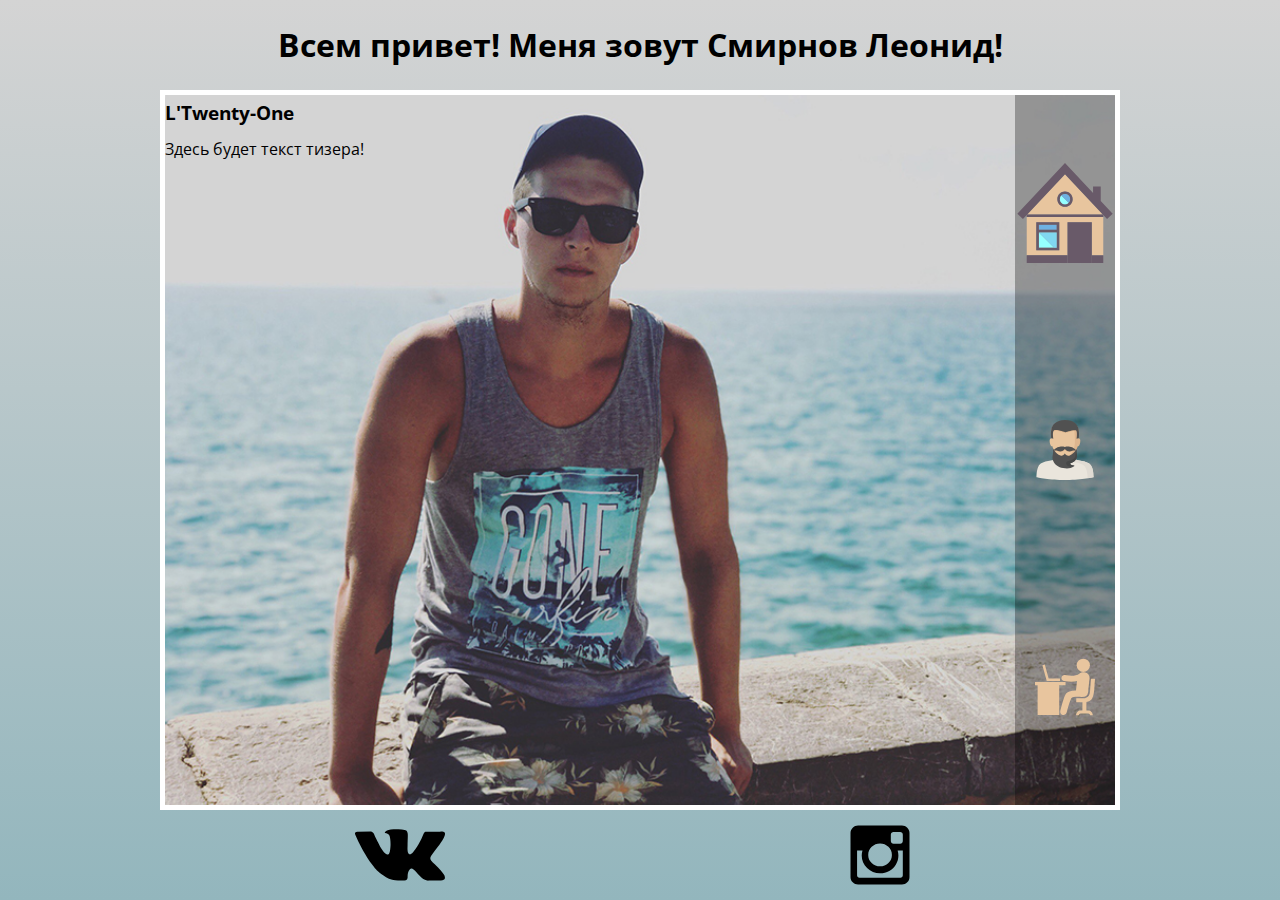
<file: index.html>
<!DOCTYPE html>
<html lang="ru">
<head>
    <meta charset="UTF-8">
    <title>L'Twenty-One</title>
    <link href="https://fonts.googleapis.com/css?family=Open+Sans:300,400&amp;subset=cyrillic" rel="stylesheet">
    <link href="css/normalize.min.css" rel="stylesheet">
    <link href="css/style.css" rel="stylesheet">
</head>
<body>
    <div class="container">
        <header class="main-header">
            <h1 class="main-title">Всем привет! Меня зовут Смирнов Леонид!</h1>
        </header>
        
        <input class="home" type="radio" name="menu" id="home" checked>
        <input class="me" type="radio" name="menu" id="me">
        <input class="sites" type="radio" name="menu" id="sites">
        
        <section class="main-block">
            <h2 class="visually-hidden">Основная информация</h2>
            
            <div class="controls">
                <label for="home"></label>
                <label for="me"></label>
                <label for="sites"></label>
            </div>
            
            <div class="teaser">
                <h3 class="teaser-title">L'Twenty-One</h3>
                
                <p class="teaser-text">
                    Здесь будет текст тизера!
                </p>
            </div>
            
            <div class="about-me">
                <h3 class="about-me-title">Обо мне</h3>
                
                <p class="about-me-text">
                    Меня зовут Смирнов Леонид, я занимаю блаблабла
                </p>
            </div>
            
            <div class="projects">
                <h3 class="projects-title">Мои работы</h3>
                
                <ul class="projects-list">
                    <li><a href="projects/bicycle/index.html" target="_blank">
                        <img src="img/bicycle.jpg" width="405" height="auto" alt="bicycle">
                    </a></li>
                    
                    <li><a href="projects/device/index.html" target="_blank">
                        <img src="img/device.jpg" width="405" height="auto" alt="Device">
                    </a></li>
                    
                    <li><a href="projects/445713-gllacy/index.html" target="_blank">
                        <img src="img/gllacy.jpg" width="405" height="auto" alt="Gllacy">
                    </a></li>
                    
                    <li><a href="projects/sedona/index.html" target="_blank">
                        <img src="img/sedona.jpg" width="405" height="auto" alt="Sedona">
                    </a></li>
                </ul>
            </div>
        </section>
        
        <footer class="main-footer">
            <ul class="social-networks">
               <li><a href="https://vk.com/21lv21" class="social-button social-button-vk" target="_blank">
                   <span class="visually-hidden">Вконтакте</span>
               </a></li>

               <li><a href="https://www.instagram.com/lv21lv/" class="social-button social-button-inst" target="_blank">
                   <span class="visually-hidden">Инстаграм</span>
               </a></li>
            </ul>
        </footer>
    </div>
</body>
</html>
</file>
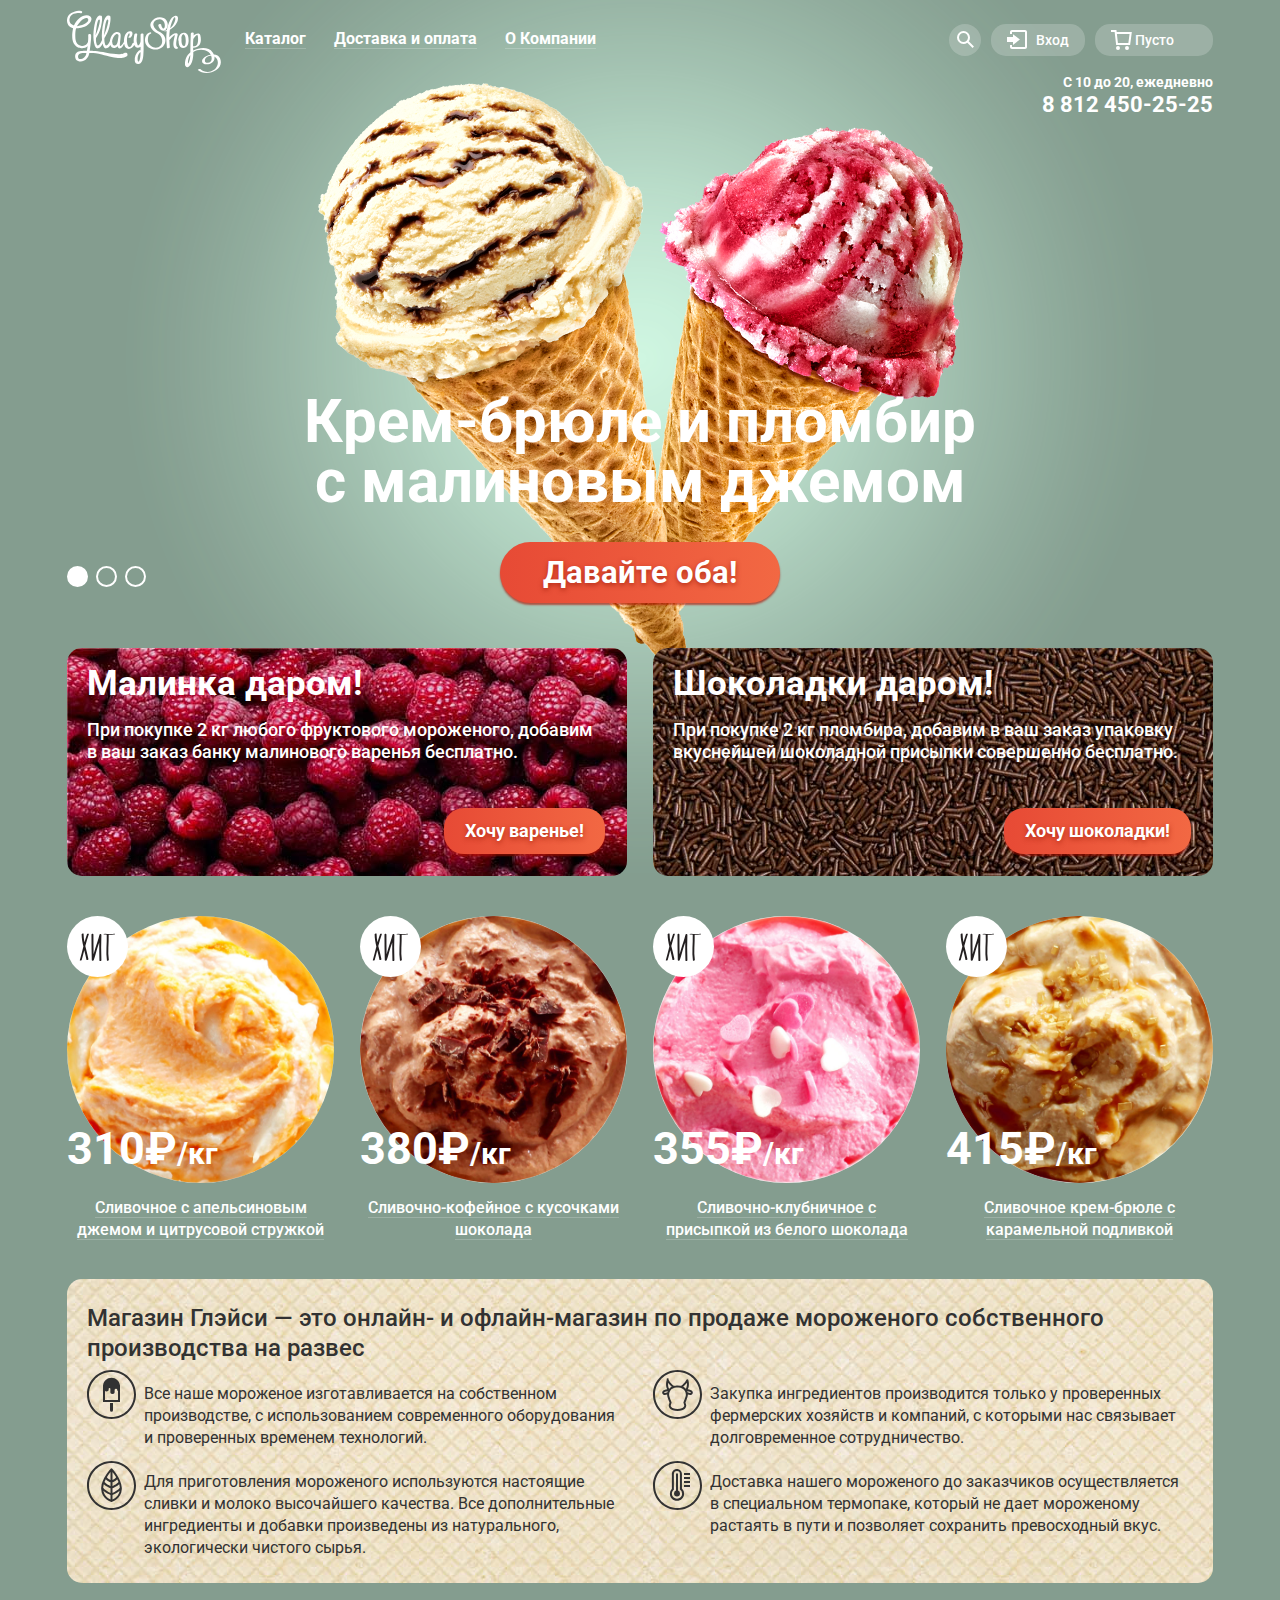
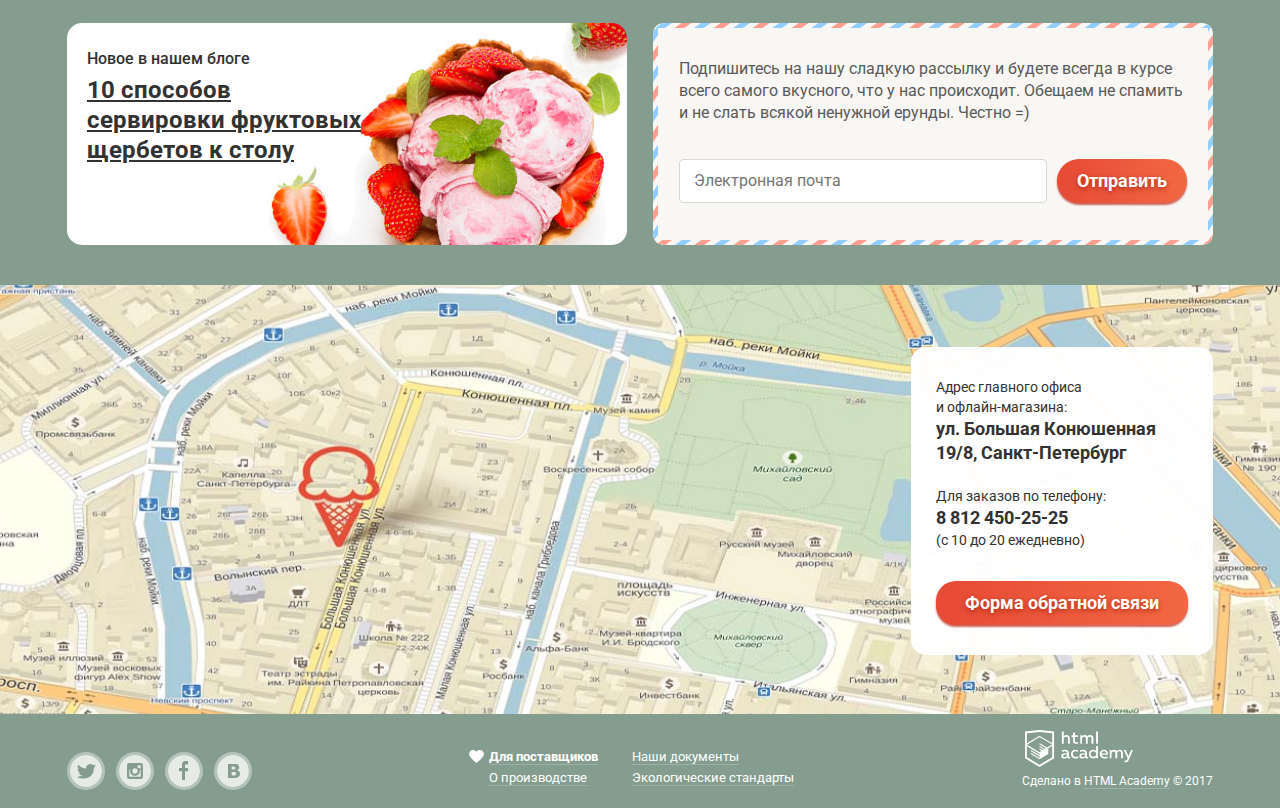
<file: projects/445713-gllacy/index.html>
<!DOCTYPE html>
<html lang="ru" class="no-js">
    <head>
        <meta charset="utf-8">
        <title>HTML Academy: Глейси</title>
        <link href="https://fonts.googleapis.com/css?family=Roboto:400,500,700&amp;subset=cyrillic" rel="stylesheet">
        <link href="css/normalize.min.css" rel="stylesheet">
        <link href="css/style.min.css" rel="stylesheet">
    </head>
    <body>
        <input class="visually-hidden product-1" type="radio" id="product-1" name="toggle" checked>
        <input class="visually-hidden product-2" type="radio" id="product-2" name="toggle">
        <input class="visually-hidden product-3" type="radio" id="product-3" name="toggle">
        <div class="site-wrapper">
            <div class="container">
                <header class="page-header">
                    <div class="header-wrapper">
                        <a class="header-logo"><img src="img/logo.svg" width="154" height="64" alt="логотип GllacyShop"></a>
                        
                        <nav class="menu">
                            <ul class="main-menu">
                                <li>
                                    <a href="#">Каталог</a>
                                    <ul class="sub-menu catalog-sub">
                                        <li><a href="#"><b>Новинки</b></a></li>
                                        <li><a href="catalog.html">Сливочное</a></li>
                                        <li><a href="#">Щербеты</a></li>
                                        <li><a href="#">Фруктовый лед</a></li>
                                        <li><a href="#">Мелорин</a></li>
                                    </ul>
                                </li>
                                <li><a href="#">Доставка и оплата</a></li>
                                <li><a href="#">О Компании</a></li>
                            </ul>
                        </nav>
                        
                        <div class="navigation">
                            <div class="search-wrapper" tabindex="0">
                                <span class="navigation-search"><a>Поиск</a></span>
                                <form class="search-form" method="get" action="https://echo.htmlacademy.ru/">
                                    <label class="visually-hidden">Поиск</label>
                                    <input type="search" name="search" placeholder="Что ищем?">
                                </form>
                            </div>
                            
                            <div class="login-wrapper" tabindex="0">
                                <span class="navigation-login"><a>Вход</a></span>
                                <form class="login-form" method="post" action="https://echo.htmlacademy.ru/">
                                    <label class="visually-hidden">Электронная почта</label>
                                    <input type="text" name="email" placeholder="Электронная почта">
                                    <label class="visually-hidden">Пароль</label>
                                    <input type="password" name="password" placeholder="Пароль">
                                    <div class="entrance">
                                        <input type="submit" class="button" value="Войти">
                                        <div class="help-wrapper">
                                            <a href="#">Забыли пароль?</a>
                                            <a href="#">Новая регистрация</a>
                                        </div>
                                    </div>
                                </form>
                            </div>
                            
                            <div class="basket-wrapper" tabindex="0">
                                <span class="navigation-basket"><a>Пусто</a></span>
                            </div>
                        </div>
                    </div>
                    
                    <div class="mode-wrapper">
                        <p class="mode">
                            С 10 до 20, ежедневно<br>
                            <span>8 812 450-25-25</span>
                        </p>
                    </div>
                </header>
            </div>
            <main>
                <div class="container">
                    <h1 class="visually-hidden">магазин "Gllacy Shop"</h1>
                    
                    <section class="slider">
                        <h2 class="visually-hidden">Слайдер</h2>
                        <div class="slider-photos">
                            <div class="slider-controls">
                                <label for="product-1" tabindex="0"></label>
                                <label for="product-2" tabindex="0"></label>
                                <label for="product-3" tabindex="0"></label>
                            </div>
                            <ul class="slider-list">
                                <li class="slider-item slider-item-1 slide">
                                    <h3 class="slide-title">Крем-брюле и пломбир с малиновым джемом</h3>
                                    <a class="button slide-button" href="#">Давайте оба!</a>
                                </li>
                                <li class="slider-item slider-item-2 slide">
                                    <h3 class="slide-title">Шоколадный пломбир и лимонный сорбет</h3>
                                    <a class="button slide-button" href="#">Давайте оба!</a>
                                </li>
                                <li class="slider-item slider-item-3 slide">
                                    <h3 class="slide-title">Пломбир с помадкой и клубничный щербет</h3>
                                    <a class="button slide-button" href="#">Давайте оба!</a>
                                </li>
                            </ul>
                        </div>
                    </section>
                    
                    <section class="spec-offers">
                        <h2 class="visually-hidden">Специальные предложения</h2>
                        
                        <div class="offer">
                            <h3>Малинка даром!</h3>
                            <p>
                                При покупке 2 кг любого фруктового мороженого, добавим в ваш заказ банку малинового варенья бесплатно.
                            </p>
                            <a href="catalog.html" class="button">Хочу варенье!</a>
                        </div>
                        
                        <div class="offer">
                            <h3>Шоколадки даром!</h3>
                            <p>
                                При покупке 2 кг пломбира, добавим в ваш заказ упаковку вкуснейшей шоколадной присыпки совершенно бесплатно.
                            </p>
                            <a href="catalog.html" class="button">Хочу шоколадки!</a>
                        </div>
                    </section>
                    
                    <section class="popular">
                        <h2 class="visually-hidden">Хиты продаж</h2>
                        
                        <ul class="hits">
                            <li class="item hit">
                                <p class="item-image">        
                                    <img src="img/item1.jpg" width="267" height="267" alt="сливочное с апельсиновым...">
                                    <span class="item-price">310&#8381;<span class="kg">/кг</span></span>
                                </p>
                                <h3 class="item-info">
                                    <a href="item1.html">Сливочное с апельсиновым джемом и цитрусовой стружкой</a>
                                </h3>
                                <button type="button" class="button">Быстрый просмотр</button>
                            </li>
                            
                            <li class="item hit">
                                <p class="item-image">        
                                    <img src="img/item2.jpg" width="267" height="267" alt="сливочно-кофейное...">
                                    <span class="item-price">380&#8381;<span class="kg">/кг</span></span>
                                </p>
                                <h3 class="item-info">
                                    <a href="item2.html">Сливочно-кофейное с кусочками шоколада</a>
                                </h3>
                                <button type="button" class="button">Быстрый просмотр</button>
                            </li>
                            
                            <li class="item hit">
                                <p class="item-image">        
                                    <img src="img/item3.jpg" width="267" height="267" alt="сливочно-клубничное...">
                                    <span class="item-price">355&#8381;<span class="kg">/кг</span></span>
                                </p>
                                <h3 class="item-info">
                                    <a href="item3.html">Сливочно-клубничное с присыпкой из белого шоколада</a>
                                </h3>
                                <button type="button" class="button">Быстрый просмотр</button>
                            </li>
                            
                            <li class="item hit">
                                <p class="item-image">        
                                    <img src="img/item4.jpg" width="267" height="267" alt="сливочное крем-брюле...">
                                    <span class="item-price">415&#8381;<span class="kg">/кг</span></span>
                                </p>
                                <h3 class="item-info">
                                    <a href="item4.html">Сливочное крем-брюле с карамельной подливкой</a>
                                </h3>
                                <button type="button" class="button">Быстрый просмотр</button>
                            </li>
                        </ul>
                    </section>
                    
                    <section class="about-us">
                        <h2 class="visually-hidden">О нас</h2>
                        
                        <p class="about">
                            Магазин Глэйси — это онлайн- и офлайн-магазин 
                            по продаже мороженого собственного производства на развес
                        </p>
                        
                        <ul class="features">
                            <li class="feature">
                                Все наше мороженое изготавливается на собственном производстве, 
                                с использованием современного оборудования и проверенных временем технологий.
                            </li>
                            
                            <li class="feature">
                                Закупка ингредиентов  производится только у проверенных фермерских хозяйств и компаний, 
                                с которыми нас связывает долговременное сотрудничество.
                            </li>
                            
                            <li class="feature">
                                Для приготовления мороженого используются настоящие сливки и молоко высочайшего качества. 
                                Все дополнительные ингредиенты и добавки произведены из натурального, экологически чистого сырья.
                            </li>
                            
                            <li class="feature">
                                Доставка нашего мороженого до заказчиков осуществляется в специальном термопаке, 
                                который не дает мороженому растаять в пути и позволяет сохранить превосходный вкус.
                            </li>
                        </ul>
                    </section>
                    
                    <section class="adv">
                        <h2 class="visually-hidden">Ещё о нас</h2>
                        
                        <article class="blog">
                            <h3 class="blog-title">Новое в нашем блоге</h3>
                            <p>
                                <a href="#blog">10 способов сервировки фруктовых щербетов к столу</a> 
                            </p>
                        </article>
                        
                        <div class="dispatch">
                            <p>
                                Подпишитесь на нашу сладкую рассылку и будете всегда в курсе всего самого вкусного, что у нас происходит. 
                                Обещаем не спамить и не слать всякой ненужной ерунды. Честно =) 
                            </p>
                            
                            <form class="dispatch-form" method="post" action="https://echo.htmlacademy.ru/">
                                <label class="visually-hidden">Электронная почта</label>
                                <input type="text" name="email" placeholder="Электронная почта">
                                <input type="submit" class="button" value="Отправить">
                            </form>
                        </div>
                    </section>
                </div>
                
                <section class="contacts-wrapper">
                    <h2 class="visually-hidden">контактная информация</h2>
                    
                    <iframe class="contacts-map" src="https://yandex.ru/map-widget/v1/-/CBazqBwqcD" height="429"></iframe>
                    
                    <div class="container">
                        <div class="contacts-info">
                            <p>
                                Адрес главного офиса<br>и офлайн-магазина:<br>
                                <b>ул. Большая Конюшенная 19/8, Санкт-Петербург</b>
                            </p>
                            <p>
                                <span>Для заказов по телефону:</span>
                                <b class="tel">8 812 450-25-25</b><br>
                                <span>(с 10 до 20 ежедневно)</span>
                            </p>
                            <a class="button button-form" href="feedback.html">Форма обратной связи</a>
                        </div>
                    </div>
                </section>
                
                <div class="pre-form"></div>
                
                <section class="modal-form">
                    <form class="contacts-form" method="post" action="https://echo.htmlacademy.ru/">
                        <p>Мы обязательно вам ответим!</p>
                        <label class="visually-hidden">Ваше имя</label>
                        <input type="text" name="name" placeholder="Как вас зовут?">
                        <label class="visually-hidden">Ваша почта</label>
                        <input type="text" name="email" placeholder="Ваша почта для ответа?">
                        <label class="visually-hidden">Напишите отзыв</label>
                        <textarea name="feedback-text" placeholder="Напишите что-нибудь..."></textarea>
                        <input type="submit" class="button" value="Отправить">
                    </form>
                    <button class="modal-close" type="button">Закрыть</button>
                </section>
            </main>
            
            <div class="container">
                <footer class="page-footer">
                    <ul class="footer-social">
                        <li><a href="https://twitter.com/htmlacademy_ru" class="social-button button-tw" target="_blank">
                            <span class="visually-hidden">Твитер</span>
                        </a></li>
                        
                        <li><a href="https://www.instagram.com/htmlacademy/" class="social-button button-inst" target="_blank">
                            <span class="visually-hidden">Инстаграм</span>
                        </a></li>
                        
                        <li><a href="https://www.facebook.com/htmlacademy" class="social-button button-face" target="_blank">
                            <span class="visually-hidden">Фейсбук</span>
                        </a></li>
                        
                        <li><a href="https://vk.com/htmlacademy" class="social-button button-vk" target="_blank">
                            <span class="visually-hidden">Вконтакте</span>
                        </a></li>
                    </ul>
                    
                    <ul class="footer-menu">
                        <li><a href="#"><b>Для поставщиков</b></a></li>
                        <li><a href="#">Наши документы</a></li>
                        <li><a href="#">О производстве</a></li>
                        <li><a href="#">Экологические стандарты</a></li>
                    </ul>
                    
                    <div class="footer-copyright">
                        <a href="https://htmlacademy.ru/intensive/htmlcss" target="_blank">
                            <img src="img/logo-htmlacademy.svg" width="108" height="39" alt="HTML academy">
                        </a>
                        <p>Сделано в <a href="https://htmlacademy.ru/intensive/htmlcss" target="_blank">HTML Academy</a> © 2017</p>
                    </div>
                </footer>
            </div>
        </div>
        <script src="js/script.min.js"></script>
    </body>
</html>
</file>
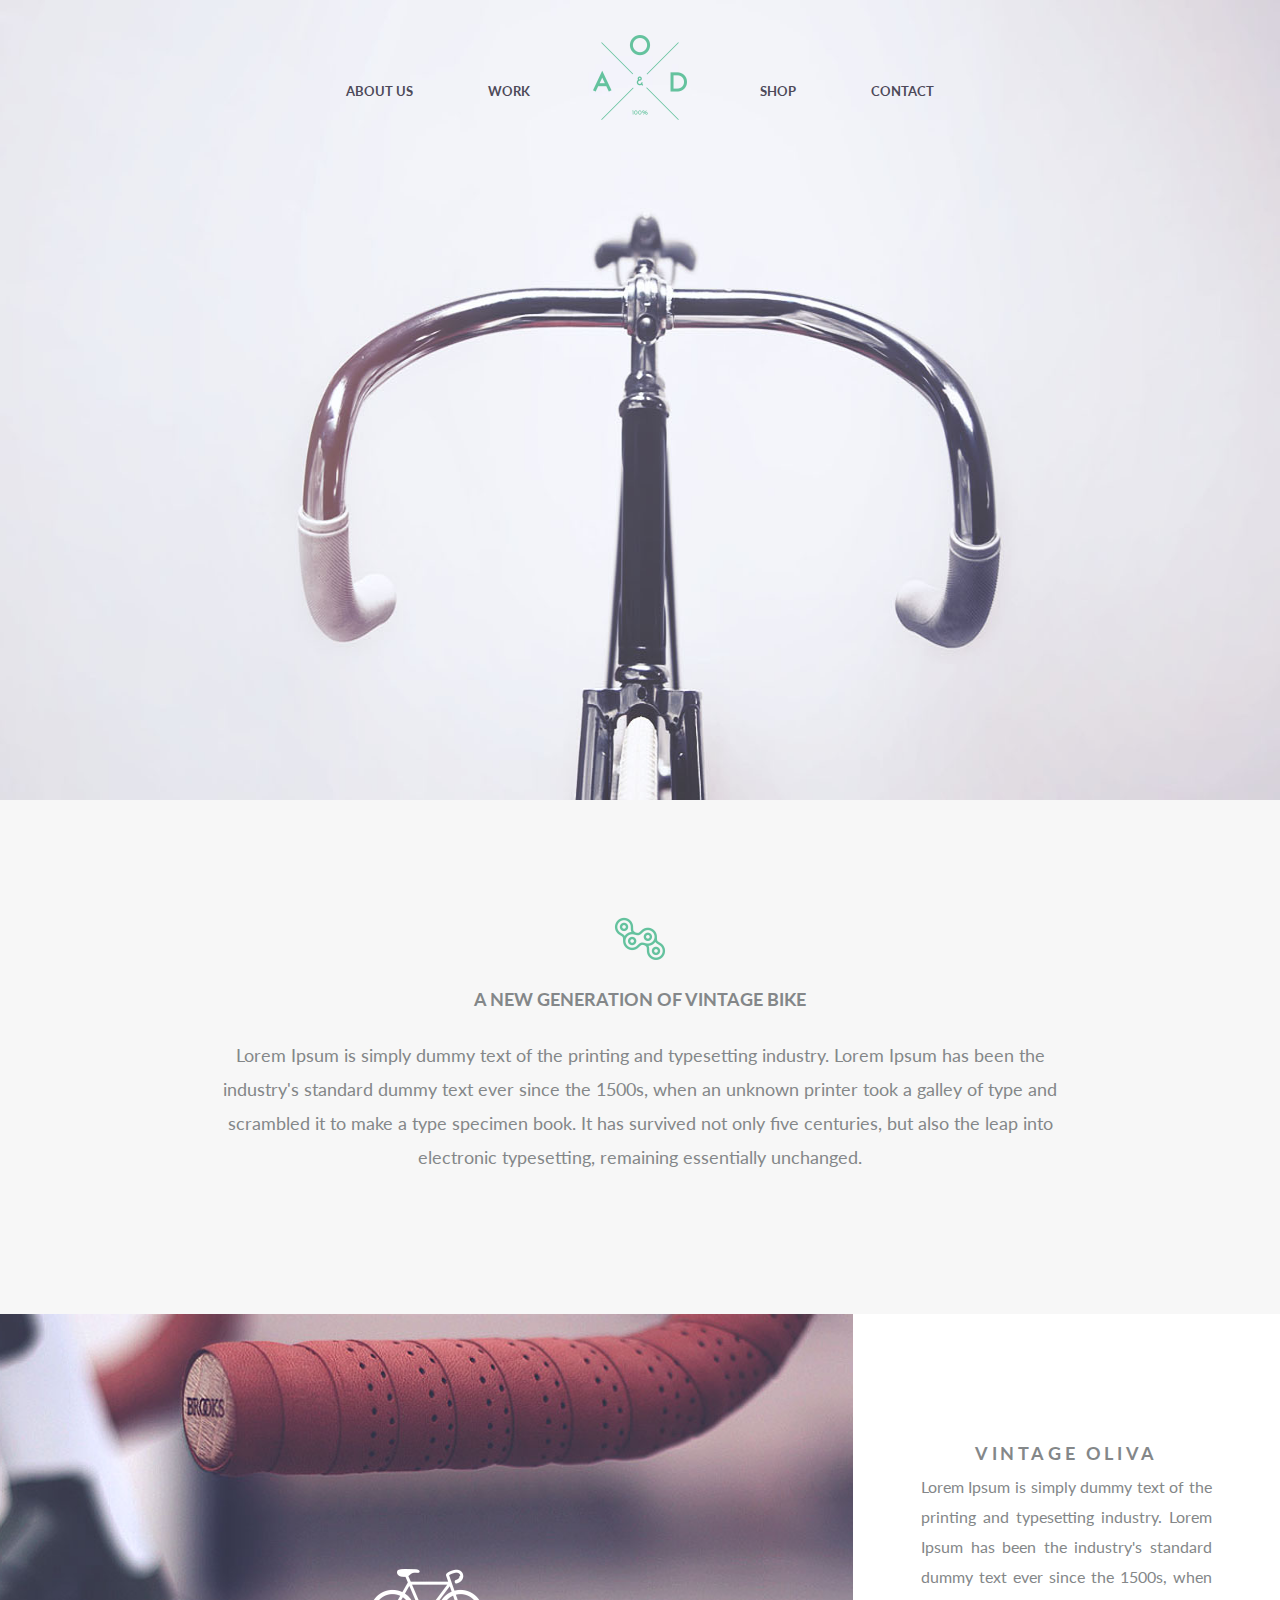
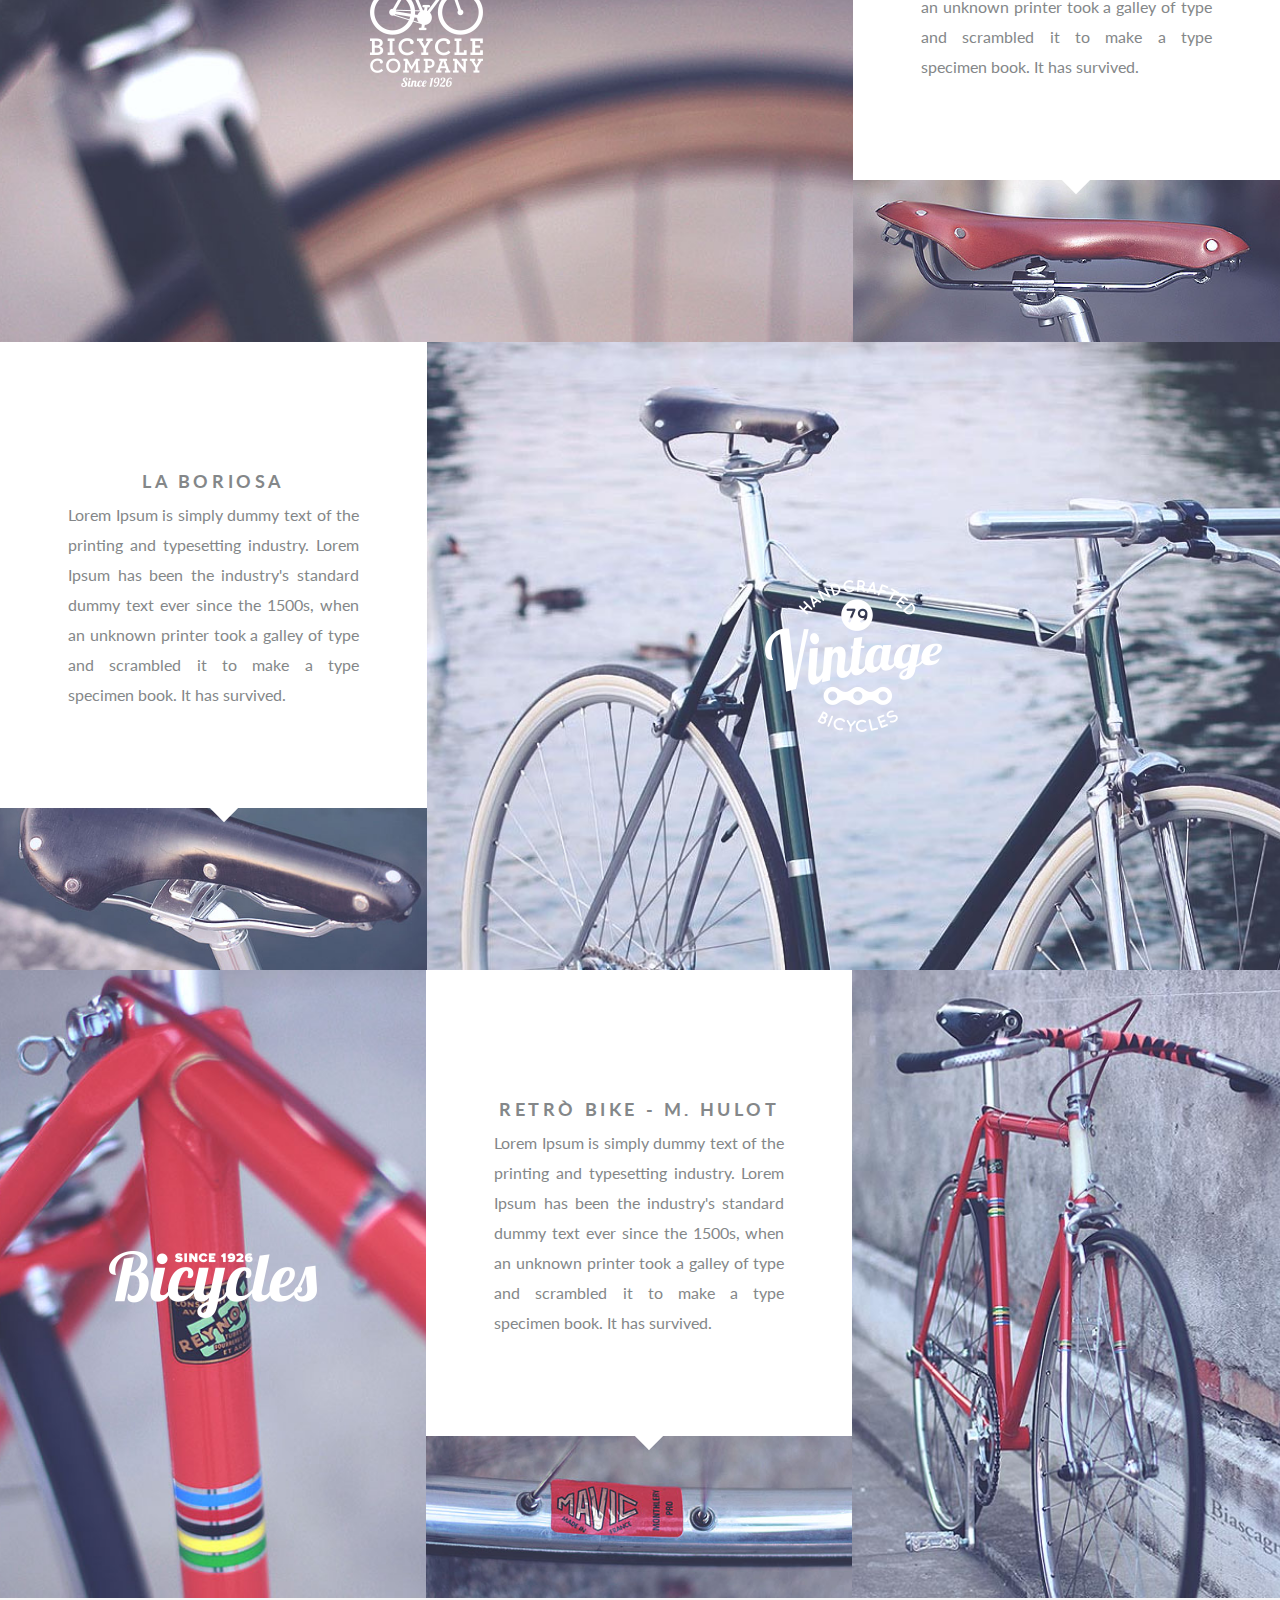
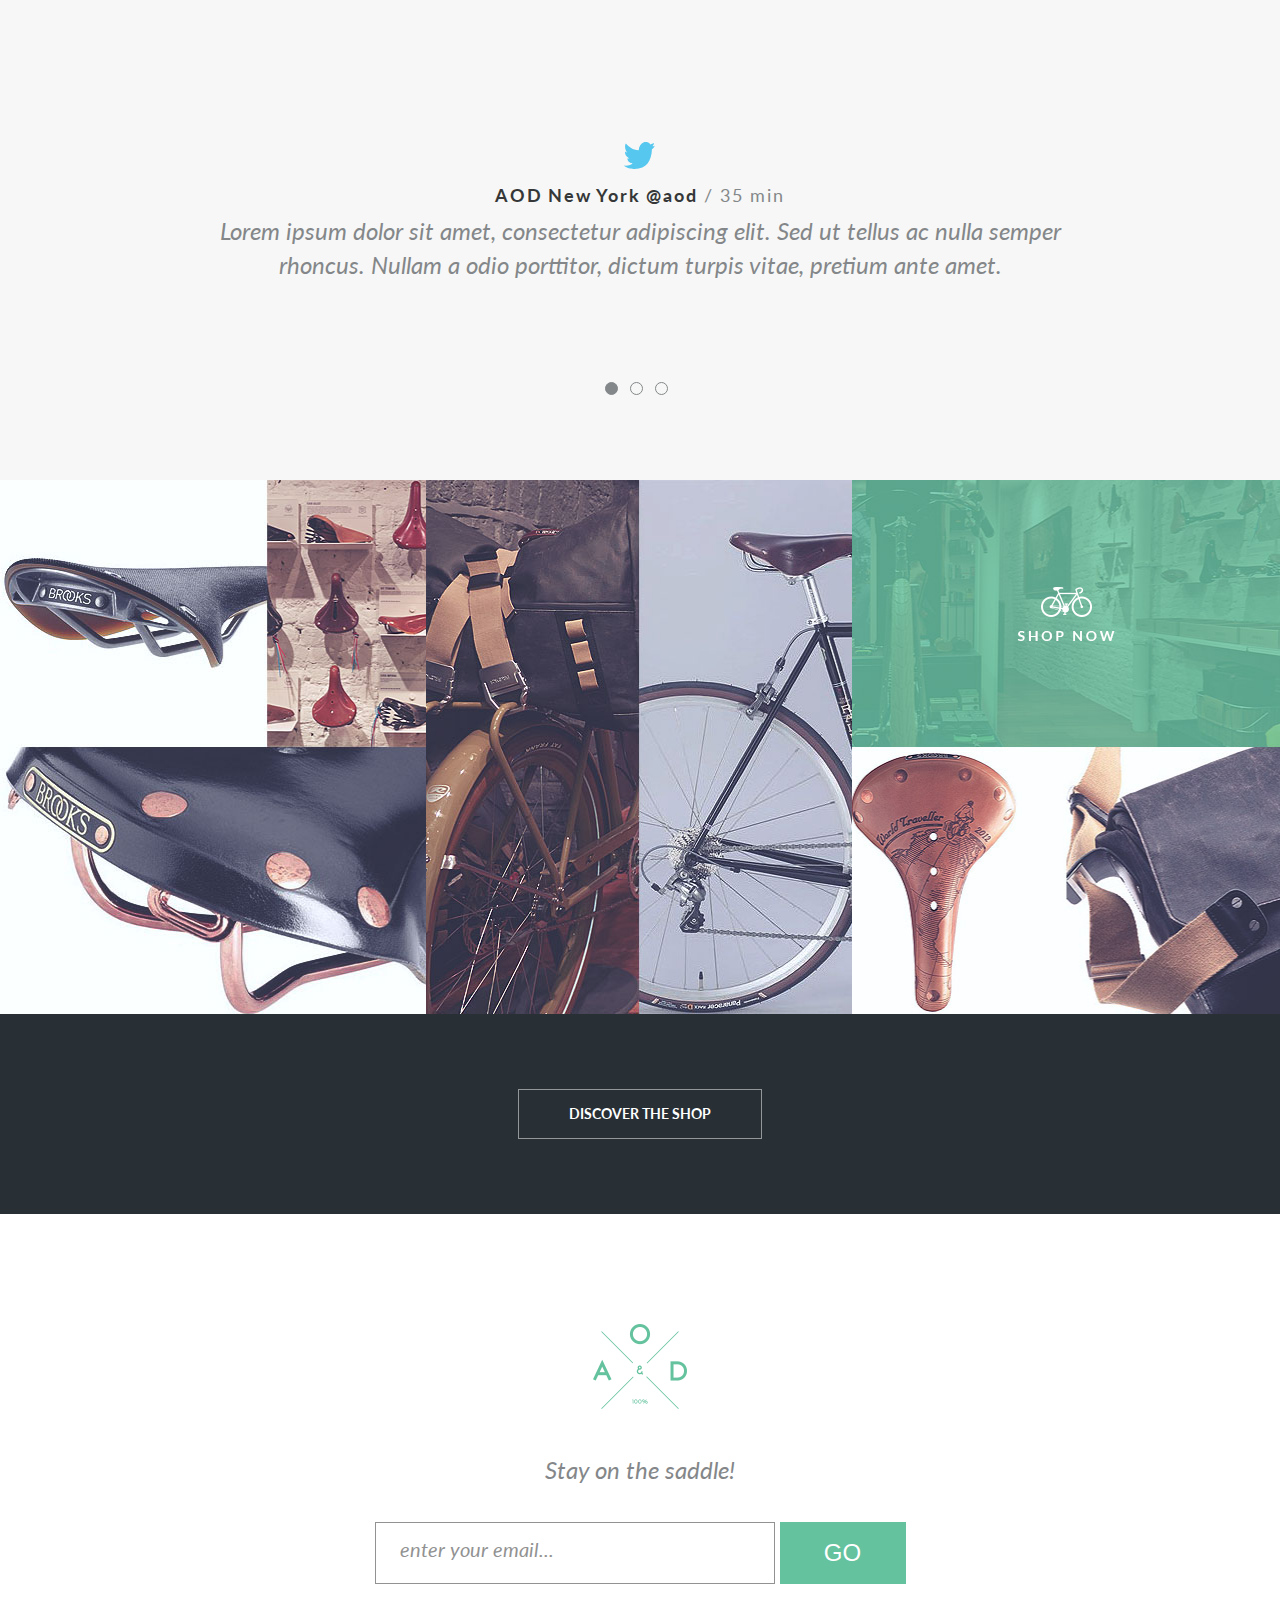
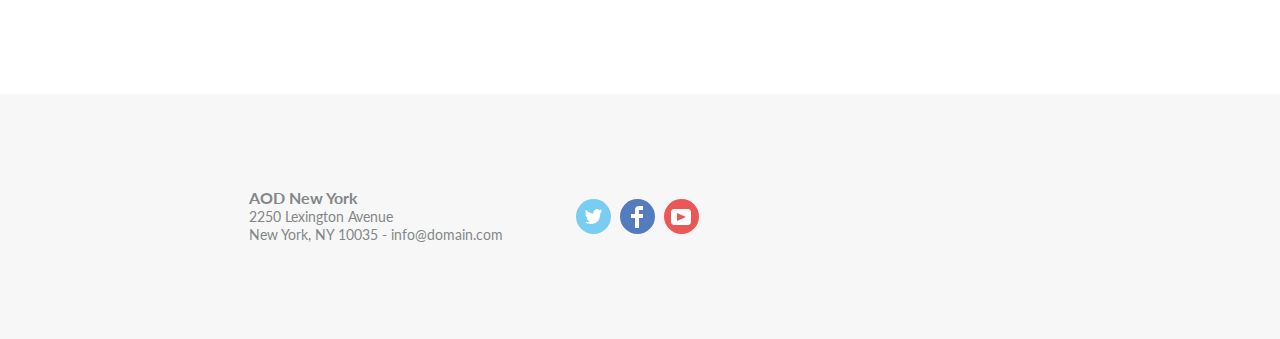
<file: projects/bicycle/index.html>
<!DOCTYPE html>
<html lang="ru">
<head>
    <meta charset="UTF-8">
    <title>Bicycle</title>
    <link href="https://fonts.googleapis.com/css?family=Lato:400,400i,700" rel="stylesheet">
    <link href="css/normalize.min.css" rel="stylesheet">
    <link href="css/style.css" rel="stylesheet">
</head>
<body>
   <div class="container">
       <header class="main-header">
           <a class="main-logo">
               <img src="img/logo.png" width="94" height="85" alt="Логотип">
           </a>
           
           <nav class="menu">
               <ul class="main-menu">
                   <li><a href="#">About us</a></li>
                   <li><a href="#">Work</a></li>
                   <li><a href="#">Shop</a></li>
                   <li><a href="hotels.html">Contact</a></li>
               </ul>
           </nav>
       </header>
       
       <main>
           <h1 class="visually-hidden">Велосипеды</h1>
          
           <section class="teaser">
               <h2 class="teaser-title">A new generation of vintage bike</h2>
               
               <p class="teaser-text">
                   Lorem Ipsum is simply dummy text of the printing and typesetting industry. Lorem Ipsum has been the industry's standard dummy text ever since the 1500s, when an unknown printer took a galley of type and scrambled it to make a type specimen book. It has survived not only five centuries, but also the leap into electronic typesetting, remaining essentially unchanged.
               </p>
           </section>
           
           <section class="vintage-oliva">
               <h2 class="visually-hidden">Винтаж олива</h2>
              
               <div class="oliva-main"></div>
               
               <div class="oliva">
                   <div class="oliva-content">
                       <h3 class="oliva-title">Vintage oliva</h3>
                       
                       <p class="oliva-text">
                           Lorem Ipsum is simply dummy text of the printing and typesetting industry. Lorem Ipsum has been the industry's standard dummy text ever since the 1500s, when an unknown printer took a galley of type and scrambled it to make a type specimen book. It has survived.
                       </p>
                   </div>
                   
                   <div class="oliva-photo">
                   </div>
               </div>
           </section>
           
           <section class="la-boriosa">
               <h2 class="visually-hidden">Ла бориоса</h2>
               
               <div class="boriosa">
                   <div class="boriosa-content">
                       <h3 class="boriosa-title">La boriosa</h3>
                       
                       <p class="boriosa-text">
                           Lorem Ipsum is simply dummy text of the printing and typesetting industry. Lorem Ipsum has been the industry's standard dummy text ever since the 1500s, when an unknown printer took a galley of type and scrambled it to make a type specimen book. It has survived.
                       </p>
                   </div>
                   
                   <div class="boriosa-photo">
                   </div>
               </div>
              
               <div class="boriosa-main"></div>
           </section>
           
           <section class="retro-bike">
               <h2 class="visually-hidden">Ретро байк</h2>
               
               <div class="retro-first"></div>
               
               <div class="retro">
                   <div class="retro-content">
                       <h3 class="retro-title">Retrò Bike - M. Hulot</h3>
                       
                       <p class="retro-text">
                           Lorem Ipsum is simply dummy text of the printing and typesetting industry. Lorem Ipsum has been the industry's standard dummy text ever since the 1500s, when an unknown printer took a galley of type and scrambled it to make a type specimen book. It has survived.
                       </p>
                   </div>
                   
                   <div class="retro-photo">
                   </div>
               </div>
              
               <div class="retro-last"></div>
           </section>
           
           <section class="slider">
               <h2 class="visually-hidden">Слайдер</h2>
                   <input class="control control-1" type="radio" name="slide" id="control-1" checked>
                   <input class="control control-2" type="radio" name="slide" id="control-2">
                   <input class="control control-3" type="radio" name="slide" id="control-3">
               
               <div class="slide slide-1">
                   <h2 class="slide-title">AOD New York  @aod <span>/ 35 min</span></h2>

                   <p class="slide-text">
                       Lorem ipsum dolor sit amet, consectetur adipiscing elit. Sed ut tellus ac nulla semper rhoncus. Nullam a odio porttitor, dictum turpis vitae, pretium ante amet.
                   </p>
               </div>
               
               <div class="slide slide-2">
                   <h2 class="slide-title">AOD New York  @aod <span>/ 34 min</span></h2>

                   <p class="slide-text">
                       Lorem ipsum dolor sit amet, consectetur adipiscing elit. Sed ut tellus ac nulla semper rhoncus. Nullam a odio porttitor, dictum turpis vitae, pretium ante amet.
                   </p>
               </div>
               
               <div class="slide slide-3">
                   <h2 class="slide-title">AOD New York  @aod <span>/ 33 min</span></h2>

                   <p class="slide-text">
                       Lorem ipsum dolor sit amet, consectetur adipiscing elit. Sed ut tellus ac nulla semper rhoncus. Nullam a odio porttitor, dictum turpis vitae, pretium ante amet.
                   </p>
               </div>
               
               <div class="slider-controls">
                   <label for="control-1"></label>
                   <label for="control-2"></label>
                   <label for="control-3"></label>
               </div>
           </section>
           
           <section class="photos">
               <h2 class="visually-hidden">Фотки</h2>
               
               <div class="photo-first"></div>
               
               <div class="photo-mid"></div>
              
               <div class="photo-last"></div>
           </section>
           
           <section class="discover">
               <h2 class="visually-hidden">Дискавер шоп</h2>
               
               <a class="button-the-shop">Discover the shop</a>
           </section>
           
           <section class="feedback">
               <a class="feedback-logo">
                   <img src="img/logo.png" width="94" height="85" alt="Логотип">
               </a>
               
               
               <h2 class="feedback-title">Stay on the saddle!</h2>
               
               <form class="feedback-form" method="post" action="">
                   <input type="text" name="email" id="email" required>
                   <label class="label-for-email" for="email">enter your email...</label>
                   
                   <input class="button-go" type="submit" value="GO">
               </form>
           </section>
       </main>
       
       <footer class="main-footer">
           <p class="adress">
               <b>AOD New York</b><br>
               2250 Lexington Avenue<br>
               New York, NY 10035 - info@domain.com
           </p>
           
           <ul class="social-networks">
               <li><a href="https://twitter.com/htmlacademy_ru" class="social-button social-button-tw" target="_blank">
                   <span class="visually-hidden">Твитер</span>

                   <svg xmlns="http://www.w3.org/2000/svg" xmlns:xlink="http://www.w3.org/1999/xlink" width="17" height="15" viewBox="0 0 17 15">
                       <path fill="#FFF" d="M10.95.144c1.685-.496 2.984.27 3.577 1.179.673-.231 1.331-.481 2.011-.708a2.345 2.345 0 0 1-.857 1.768c.685.17 1.304-.491 1.304-.491-.169 1-1.006 1.788-1.563 2.024-.231 6.75-3.175 11.217-10.077 11.082h-.446c-.41 0-4.164-.46-4.898-1.887 2.271.196 3.893-.422 4.693-1.177-.96-.3-2.679-.477-2.979-2.95.349.106.564.228 1.19.119C1.705 8.247.374 7.53.448 5.33c.285.328 1.067.536 1.34.472C1.085 5.561-.182 2.442.894.85c1.818 1.854 3.735 3.606 7.152 3.773C8.254 2.33 9.183.793 10.95.144z"/>
                   </svg>
               </a></li>

               <li><a href="#" class="social-button social-button-fb" target="_blank">
                   <span class="visually-hidden">Фейсбук</span>

                   <svg xmlns="http://www.w3.org/2000/svg" width="12" height="22" viewBox="0 0 12 22">
                       <path fill="#FFF" d="M12 4V0H8a4 4 0 0 0-4 4v4H0v4h4v10h4V12h4V8H8V4h4z"/>
                   </svg>
               </a></li>

               <li><a href="#" class="social-button social-button-yt" target="_blank">
                   <span class="visually-hidden">Ютуб</span>

                   <svg xmlns="http://www.w3.org/2000/svg" xmlns:xlink="http://www.w3.org/1999/xlink" width="20" height="16" viewBox="0 0 20 16">
                       <path fill="#FFF" d="M17 0H3C1.35 0 0 1.35 0 3v10c0 1.65 1.35 3 3 3h14c1.65 0 3-1.35 3-3V3c0-1.65-1.35-3-3-3zM6.027 11.998V4.002L15.014 8l-8.987 3.998z"/>
                   </svg>
               </a></li>
            </ul>
       </footer>
   </div>
   <script src="js/script.js"></script>
</body>
</html>
</file>
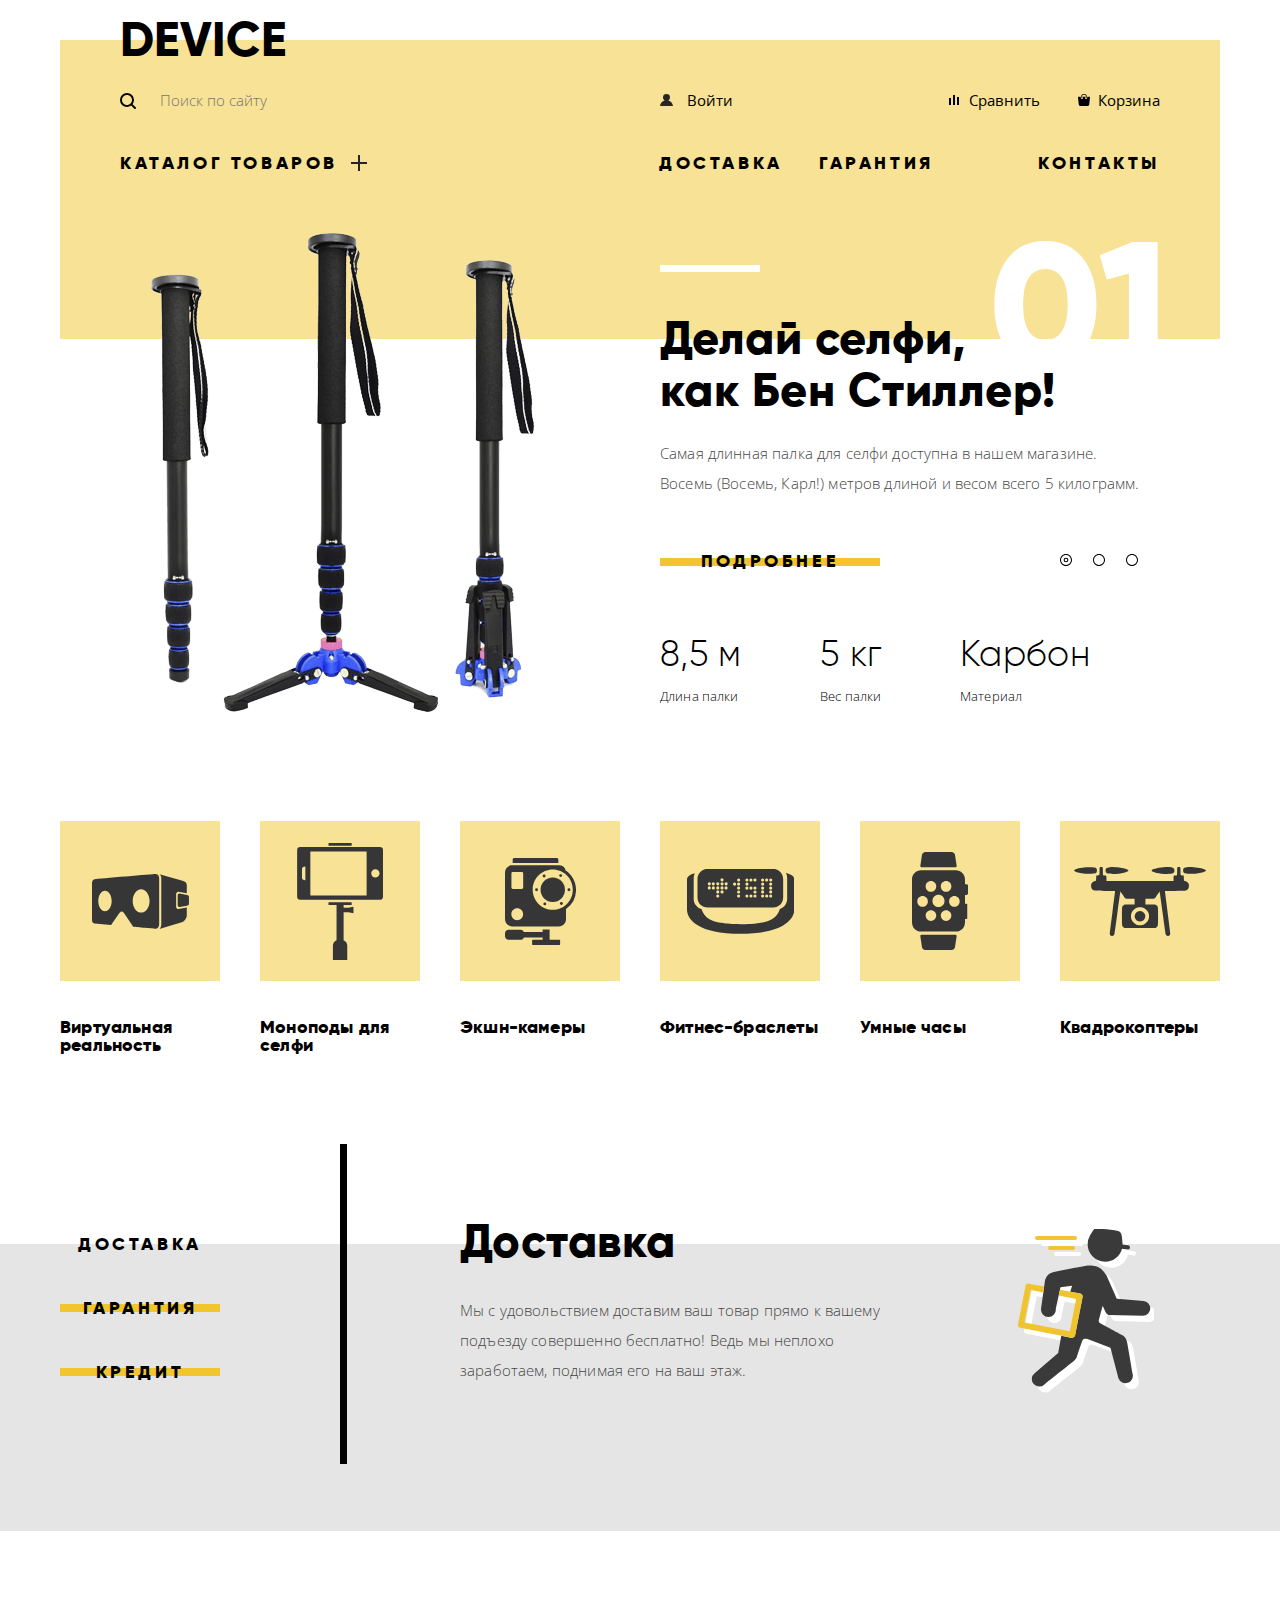
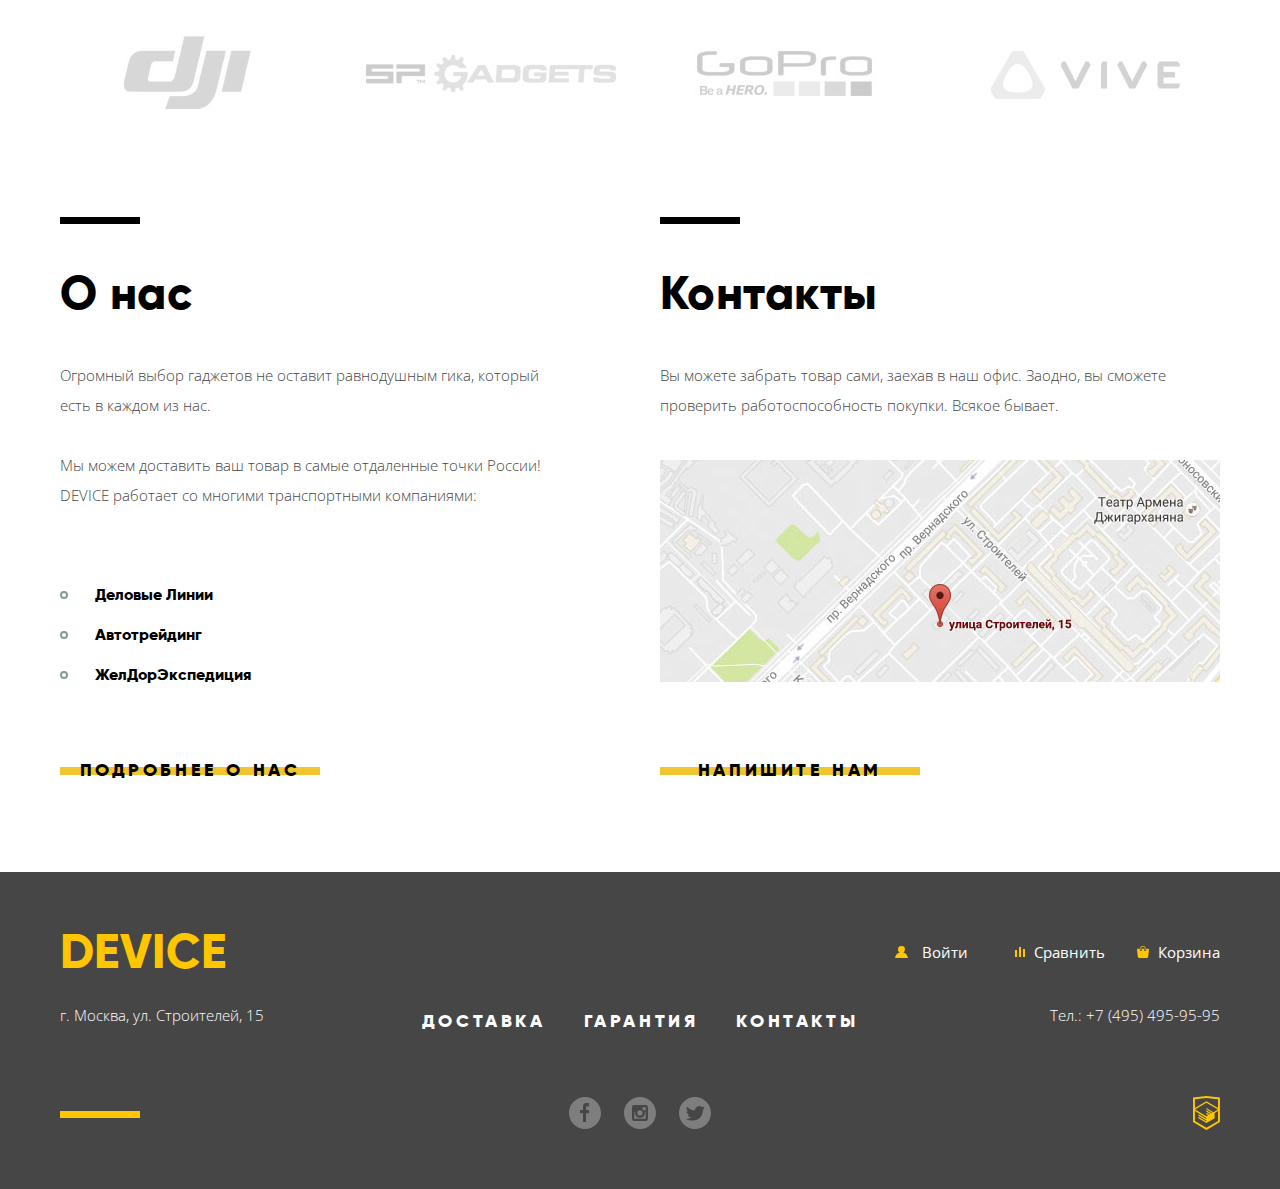
<file: projects/device/index.html>
<!DOCTYPE html>
<html lang="ru">
    <head>
        <meta charset="UTF-8">
        <title>Device</title>
        <link href="https://fonts.googleapis.com/css?family=Open+Sans:300,400&amp;subset=cyrillic" rel="stylesheet">
        <link href="css/normalize.min.css" rel="stylesheet">
        <link href="css/style.min.css" rel="stylesheet">
    </head>
    
    <body>
        <div class="container">
            <header class="main-header">
                <a class="main-logo">Device</a>
                
                <div class="header-navigation">
                    <form class="search" method="get" action="https://echo.htmlacademy.ru/">
                        <input class="search-input" type="search" placeholder="Поиск по сайту" required>
                        <input class="search-button" type="submit" value="Найти">
                    </form>
                    
                    <a href="#" class="entrance">Войти</a>
                    <a href="#" class="comparison">Сравнить</a>
                    <a href="#" class="basket">Корзина</a>
                </div>
                
                <nav class="menu">
                    <ul class="main-menu">
                        <li class="menu-item">
                            <a href="#">Каталог товаров</a>
                            
                            <ul class="sub-menu">
                                <li class="sub-item first-column"><a href="">Виртуальная реальность</a></li>
                                <li class="sub-item mid-column"><a href="">Фитнес-браслеты</a></li>
                                <li class="sub-item last-column"><a href="">Квадрокоптеры</a></li>
                                <li class="sub-item first-column"><a href="catalog.html">Моноподы для селфи</a></li>
                                <li class="sub-item mid-column"><a href="">Умные часы</a></li>
                                <li class="sub-item first-column"><a href="">Экшн-камеры</a></li>
                            </ul>
                        </li>
                        <li class="menu-item"><a href="#">Доставка</a></li>
                        <li class="menu-item"><a href="#">Гарантия</a></li>
                        <li class="menu-item"><a href="#">Контакты</a></li>
                    </ul>
                </nav>
            </header>
        </div>
        
        <main class="main-main">
            <div class="container">
                <h1 class="visually-hidden">Магазин девайс</h1>
                
                <section class="main-slider">
                    <h2 class="visually-hidden">Главный cлайдер</h2>
                    
                    <input class="visually-hidden product-1" type="radio" id="product-1" name="toggle" checked>
                    <input class="visually-hidden product-2" type="radio" id="product-2" name="toggle">
                    <input class="visually-hidden product-3" type="radio" id="product-3" name="toggle">
                    
                    <div class="slider-controls">
                        <label for="product-1" tabindex="0"></label>
                        <label for="product-2" tabindex="0"></label>
                        <label for="product-3" tabindex="0"></label>
                    </div>
                    
                    <ul class="slider-list">
                        <li class="slider-item slider-item-1">
                            <img src="img/main-slider-1.png" width="384" height="486" alt="Самая длинная селфи-палка">
                            
                            <h3 class="slide-title">Делай селфи,<br>как Бен Стиллер!</h3>
                            
                            <p class="slide-text">
                                Самая длинная палка для селфи доступна в нашем магазине.
                                Восемь (Восемь, Карл!) метров длиной и весом всего 5 килограмм.
                            </p>
                            
                            <a class="slide-button" href="#">Подробнее</a>
                            
                            <ul class="slide-features">
                                <li class="slide-feature">
                                    <span>8,5 м</span>
                                    <b>Длина палки</b>
                                </li>
                                
                                <li class="slide-feature">
                                    <span>5 кг</span>
                                    <b>Вес палки</b>
                                </li>
                                
                                <li class="slide-feature">
                                    <span>Карбон</span>
                                    <b>Материал</b>
                                </li>
                            </ul>
                        </li>
                        
                        <li class="slider-item slider-item-2">
                            <img src="img/main-slider-2.png" width="345" height="485" alt="Фитнес-браслет">
                           
                            <h3 class="slide-title">Худеем<br>правильно!</h3>
                            
                            <p class="slide-text">
                                Мотивирующие фитнес-браслеты помогут найти в себе силы не пропускать занятия и соблюдать диету.
                            </p>
                            
                            <a class="slide-button" href="#">Подробнее</a>
                            
                            <ul class="slide-features">
                                <li class="slide-feature">
                                    <span>48 часов</span>
                                    <b>без подзарядки</b>
                                </li>
                            </ul>
                        </li>
                        
                        <li class="slider-item slider-item-3">
                            <img src="img/main-slider-3.png" width="526" height="334" alt="Квадрокоптер">
                           
                            <h3 class="slide-title">Порхает как бабочка, жалит как пчела!</h3>
                            
                            <p class="slide-text">
                                Этот обычный, на первый взгляд, квадрокоптер оснащен 
                                мощным лазером, замаскированным под стандартную камеру.
                            </p>
                            
                            <a class="slide-button" href="#">Подробнее</a>
                            
                            <ul class="slide-features">
                                <li class="slide-feature">
                                    <span>800 м</span>
                                    <b>Дальность полета</b>
                                </li>
                                
                                <li class="slide-feature">
                                    <span>50 м</span>
                                    <b>Радиус поражения</b>
                                </li>
                            </ul>
                        </li>
                    </ul>
                </section>
                
                <section class="popular">
                    <h2 class="visually-hidden">Популярные продукты</h2>
                    
                    <ul class="popular-list">
                        <li class="product-popular"><a href="#">Виртуальная реальность</a></li>
                        <li class="product-popular"><a href="catalog.html">Моноподы для селфи</a></li>
                        <li class="product-popular"><a href="#">Экшн-камеры</a></li>
                        <li class="product-popular"><a href="#">Фитнес-браслеты</a></li>
                        <li class="product-popular"><a href="#">Умные часы</a></li>
                        <li class="product-popular"><a href="#">Квадрокоптеры</a></li>
                    </ul>
                </section>
            </div>
            
            <section class="service">
                <div class="container">
                    <h2 class="visually-hidden">Услуги</h2>
                    
                    <input class="visually-hidden service-1" type="radio" id="service-1" name="slider" checked>
                    <input class="visually-hidden service-2" type="radio" id="service-2" name="slider">
                    <input class="visually-hidden service-3" type="radio" id="service-3" name="slider">
                    
                    <div class="service-controls">
                        <label for="service-1" tabindex="0">Доставка</label>
                        <label for="service-2" tabindex="0">Гарантия</label>
                        <label for="service-3" tabindex="0">Кредит</label>
                    </div>
                    
                    <ul class="services-list">
                        <li class="service-item service-item-1">
                            <h3 class="service-title">Доставка</h3>
                            
                            <p class="service-text">
                                Мы с удовольствием доставим ваш товар прямо к вашему
                                подъезду совершенно бесплатно! Ведь мы неплохо
                                заработаем, поднимая его на ваш этаж.
                            </p>
                        </li>
                        
                        <li class="service-item service-item-2">
                            <h3 class="service-title">Гарантия</h3>
                            
                            <p class="service-text">
                                Если из-за возгорания купленного у нас товара у вас сгорит дом — не переживайте, мы выдадим вам новый.
                                Товар, не дом, конечно же.
                            </p>
                        </li>
                        
                        <li class="service-item service-item-3">
                            <h3 class="service-title">Кредит</h3>
                            
                            <p class="service-text">
                                Залезть в долговую яму стало проще! Кредитные
                                консультанты подберут для вас наиболее выгодные 
                                условия кредита. Выгодные для нашего банка, разумеется.
                            </p>
                        </li>
                    </ul>
                </div>
            </section>
            
            <div class="container">
                <section class="sponsors">
                    <h2 class="visually-hidden">Спонсоры</h2>
                    
                    <ul class="sponsors-list">
                        <li class="sponsor sponsor-1">
                            <img src="img/sponsor-1.jpg" width="260" height="100" alt="dji">
                        </li>
                        
                        <li class="sponsor sponsor-2">
                            <img src="img/sponsor-2.jpg" width="260" height="100" alt="SP Gadgets">
                        </li>
                        
                        <li class="sponsor sponsor-3">
                            <img src="img/sponsor-3.jpg" width="260" height="100" alt="GoPro">
                        </li>
                        
                        <li class="sponsor sponsor-4">
                            <img src="img/sponsor-4.jpg" width="260" height="100" alt="Vive">
                        </li>
                    </ul>
                </section>
                
                <section class="info">
                    <h2 class="visually-hidden">Информация о нас</h2>
                    
                    <div class="about-us">
                        <h3 class="about-us-title">О нас</h3>
                        
                        <p class="about-us-text">
                            Огромный выбор гаджетов не оставит равнодушным гика,
                            который есть в каждом из нас.
                        </p>
                        
                        <p class="about-us-text">
                            Мы можем доставить ваш товар в самые отдаленные точки России!
                            DEVICE работает со многими транспортными компаниями:
                        </p>
                        
                        <ul class="partners">
                            <li class="partner">Деловые Линии</li>
                            <li class="partner">Автотрейдинг</li>
                            <li class="partner">ЖелДорЭкспедиция</li>
                        </ul>
                        
                        <a href="#" class="about-us-button">Подробнее о нас</a>
                    </div>
                    
                    <div class="contacts">
                        <h3 class="contacts-title">Контакты</h3>
                        
                        <p class="contacts-text">
                            Вы можете забрать товар сами, заехав в наш офис.
                            Заодно, вы сможете проверить работоспособность покупки. Всякое бывает.
                        </p>
                        
                        <div class="contacts-map">
                            <img class="img-map" src="img/map.jpg" width="560" height="222" alt="ул.Строителей, дом 15">
                        </div>
                        
                        <a href="#" class="contacts-button">Напишите нам</a>
                    </div>
                    
                    <div class="map-popup">
                        <iframe src="https://www.google.com/maps/embed?pb=!1m18!1m12!1m3!1d2249.1177667971347!2d37.52794430005891!3d55.68694026066142!2m3!1f0!2f0!3f0!3m2!1i1024!2i768!4f13.1!3m3!1m2!1s0x46b54cf65f5c8955%3A0x694710ccd55501e!2z0YPQuy4g0KHRgtGA0L7QuNGC0LXQu9C10LksIDE1LCDQnNC-0YHQutCy0LAsIDExOTMxMQ!5e0!3m2!1sru!2sru!4v1514663359425" allowfullscreen></iframe>
                        
                        <button class="map-popup-close" type="button">Закрыть</button>
                    </div>
                    
                    <div class="pre-form"></div>
                    
                    <form action="https://echo.htmlacademy.ru/" method="post" class="write-us">
                        <div class="data">
                            <p class="input-name">
                                <label for="name">Ваше имя:</label>
                                <input type="text" id="name" name="name" placeholder="Представьтесь, пожалуйста">
                            </p>
                            
                            <p class="input-email">
                                <label for="email">Ваш e-mail:</label>
                                <input type="email" id="email" name="email" placeholder="Для отправки ответа">
                            </p>
                        </div>
                        
                        <p class="input-text">
                            <label for="text">Текст письма:</label>
                            <textarea id="text" name="text" placeholder="В свободной форме"></textarea>
                        </p>
                        
                        <p class="sending">
                            <input type="submit" class="sending-button" value="Отправить">
                        </p>
                        
                        <button class="write-us-close" type="button">Закрыть</button>
                    </form>
                </section>
            </div>
        </main>
        
        <footer class="main-footer">
            <section class="footer-navigation">
                <h2 class="visually-hidden">Навигация в подвале</h2>
                
                <a href="#" class="footer-logo">Device</a>
                <a href="#" class="footer-entrance">Войти</a>
                <a href="#" class="footer-comparison">Сравнить</a>
                <a href="#" class="footer-basket">Корзина</a>
            </section>
            
            <section class="footer-info">
                <h2 class="visually-hidden">Дополнительная информация и меню</h2>
                
                <div class="adress">
                    г. Москва, ул. Строителей, 15
                </div>
                
                <ul class="footer-menu">
                    <li class="footer-menu-item"><a href="#">Доставка</a></li>
                    <li class="footer-menu-item"><a href="#">Гарантия</a></li>
                    <li class="footer-menu-item"><a href="#">Контакты</a></li>
                </ul>
                
                <div class="telephone">
                    Тел.: +7 (495) 495-95-95
                </div>
            </section>
            
            <section class="social">
                <h2 class="visually-hidden">Социальные сети</h2>
                
                <ul class="social-networks">
                    <li>
                        <a href="https://www.facebook.com/htmlacademy" class="social-button social-button-fb" target="_blank" aria-label="Фейсбук">
                            <svg xmlns="http://www.w3.org/2000/svg" width="32" height="32" viewBox="0 0 32 32">
                                <path fill="#FFF" d="M16 0C7.164 0 0 7.163 0 16s7.164 16 16 16c8.837 0 16-7.164 16-16S24.837 0 16 0zm4.062 9.455h-3.021v3.444h3.021v3.445h-3.021v8.61H14.02v-8.61H11v-3.445h3.021V9.455c0-1.902 1.353-3.445 3.021-3.445h3.021v3.445z"/>
                            </svg>
                        </a>
                    </li>
                    
                    <li>
                        <a href="https://www.instagram.com/htmlacademy/" class="social-button social-button-inst" target="_blank" aria-label="Инстаграм">
                            <svg xmlns="http://www.w3.org/2000/svg" width="32" height="32" viewBox="0 0 32 32">
                                <g fill="#FFF">
                                    <path d="M20.916 16a4.938 4.938 0 1 1-9.877 0c0-.394.051-.773.138-1.14h-.897v6.838h11.396V14.86h-.897c.086.367.137.746.137 1.14z"/>
                                    <path d="M15.978 18.659c1.466 0 2.659-1.193 2.659-2.659s-1.193-2.659-2.659-2.659c-1.466 0-2.659 1.193-2.659 2.659s1.192 2.659 2.659 2.659zM18.637 10.302h3.039v3.039h-3.039z"/>
                                    <path d="M16 0C7.164 0 0 7.164 0 16c0 8.837 7.164 16 16 16 8.837 0 16-7.163 16-16 0-8.836-7.163-16-16-16zm7.955 21.698a2.285 2.285 0 0 1-2.279 2.279H10.279A2.285 2.285 0 0 1 8 21.698V10.302a2.286 2.286 0 0 1 2.279-2.279h11.396a2.286 2.286 0 0 1 2.279 2.279v11.396z"/>
                                </g>
                            </svg>
                        </a>
                    </li>
                    
                    <li>
                        <a href="https://twitter.com/htmlacademy_ru" class="social-button social-button-tw" target="_blank" aria-label="Твитер">
                            <svg xmlns="http://www.w3.org/2000/svg" width="32" height="32" viewBox="0 0 32 32">
                                <path fill="#FFF" d="M16 0C7.164 0 0 7.164 0 16c0 8.837 7.164 16 16 16 8.837 0 16-7.163 16-16 0-8.836-7.163-16-16-16zm7.944 12.809c-.251 6.516-3.463 10.832-10.992 10.702h-.486c-.447 0-4.543-.443-5.344-1.823 2.479.19 4.247-.406 5.12-1.136-1.048-.289-2.923-.461-3.251-2.848.384.104.618.221 1.299.113-1.307-.824-2.758-1.519-2.679-3.643.311.317 1.164.518 1.46.457-.768-.233-2.149-3.244-.974-4.781 1.984 1.79 4.075 3.482 7.804 3.643.227-2.214 1.24-3.699 3.168-4.325 1.84-.479 3.255.26 3.901 1.138.737-.224 1.453-.466 2.193-.685-.004.833-.569 1.463-.935 1.709.747.165 1.423-.475 1.423-.475-.184.963-1.094 1.725-1.707 1.954z"/>
                            </svg>
                        </a>
                    </li>
                </ul>
                
                <a href="https://htmlacademy.ru/intensive/htmlcss" class="html-logo" target="_blank">
                   
                    <svg xmlns="http://www.w3.org/2000/svg" width="26.943" height="34.09" viewBox="0 0 26.943 34.09">
                        <path fill="#FFC600" d="M13.62.017L13.472 0 0 1.412v24.661l13.473 8.017 13.43-7.99.042-.025V1.412L13.62.017zm11.399 12.11L13.495 5.334l-.001-.104-.087.05-.088-.056v.109L1.925 12.118V3.147l11.548-1.212L25.02 3.147v8.98zm-11.614-5.34L24.923 13.5l-4.479 2.64-7.093-4.221-.014 1.415 5.904 3.513-.86.507-5.03-2.992-.014 1.415 3.827 2.275-.782.523-3.031-1.787-.014 1.413 1.853 1.091-1.8 1.081-11.356-6.751 11.371-6.835zm-11.48 8.34l11.411 6.791.016 1.044-7.942-4.728-.015 1.416 7.979 4.795.018 1.076-7.973-4.74-.013 1.414 8.021 4.822.046.025 8.143-4.872-.011-5.177 3.415-2.036v10.021L13.472 31.85 1.925 24.979v-9.852z"/>
                    </svg>
                </a>
            </section>
        </footer>
        
        <script src="js/script.min.js"></script>
        
    </body>
</html>
</file>
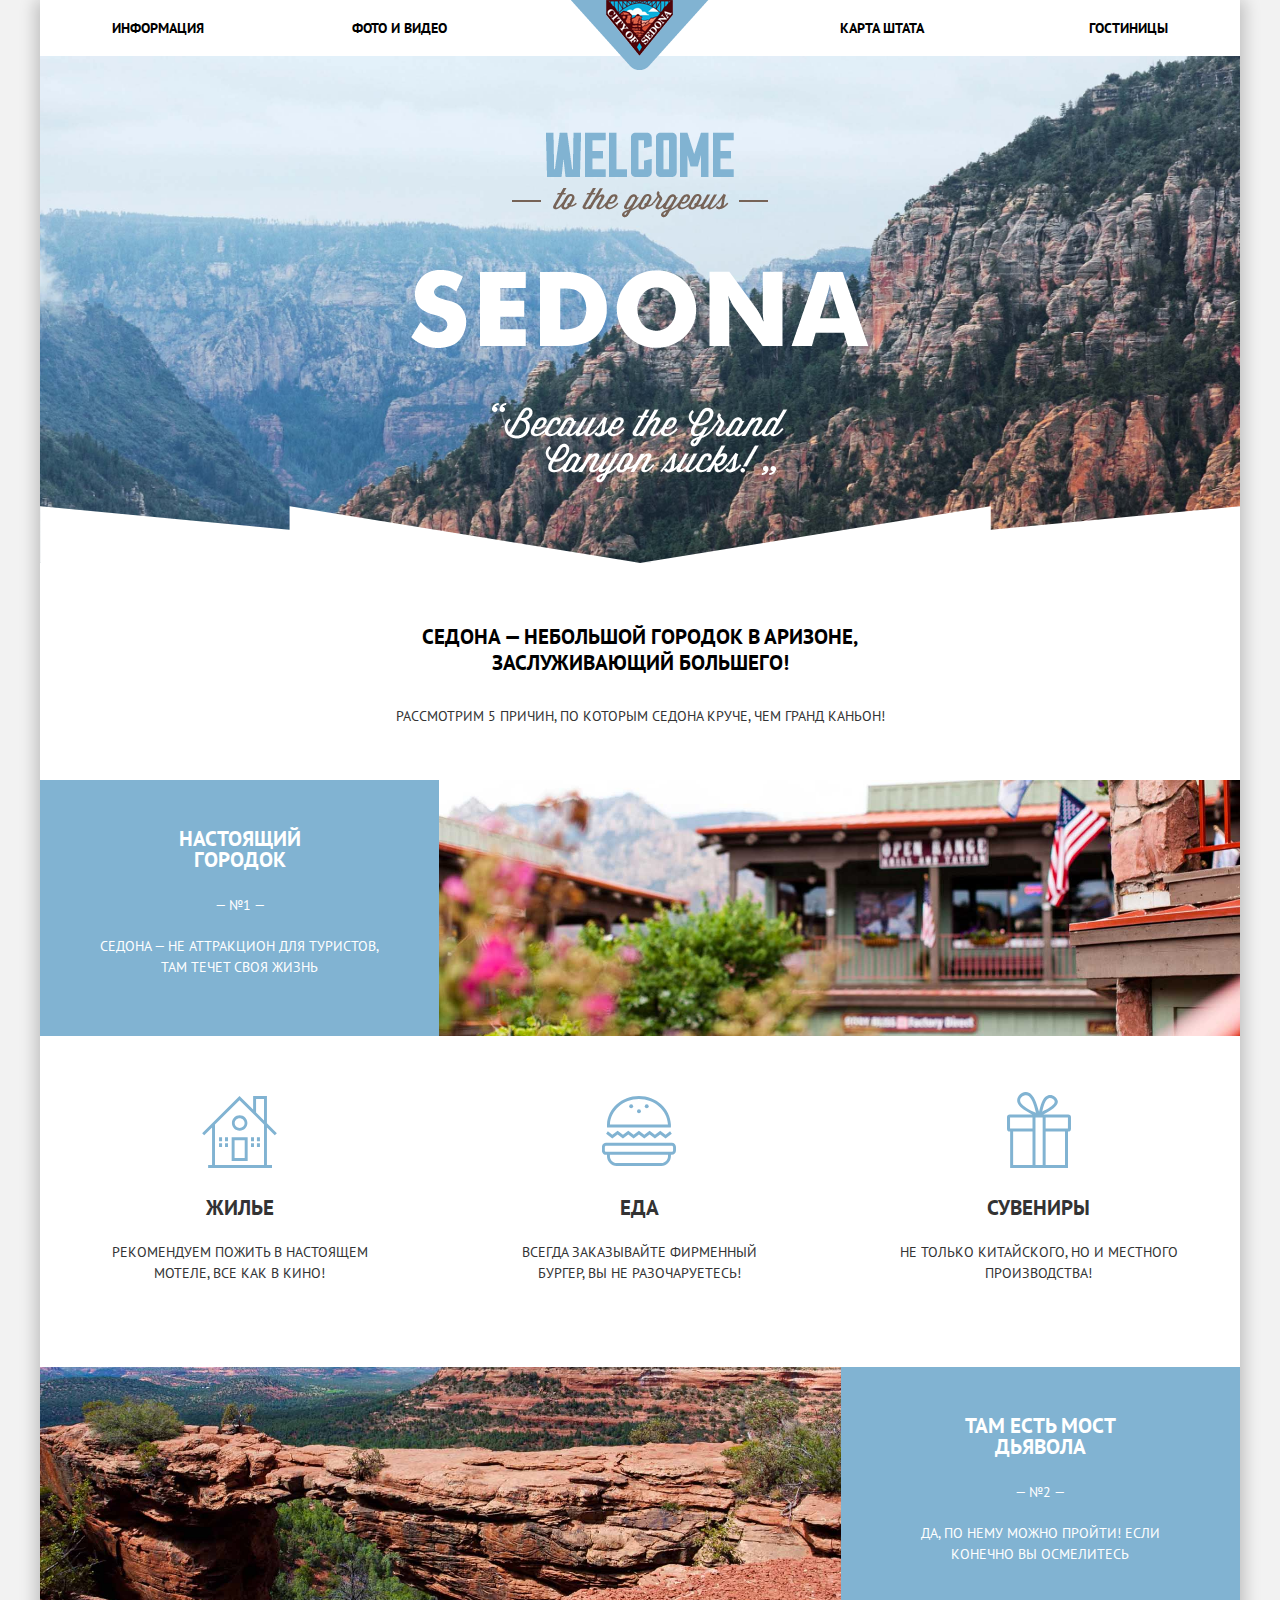
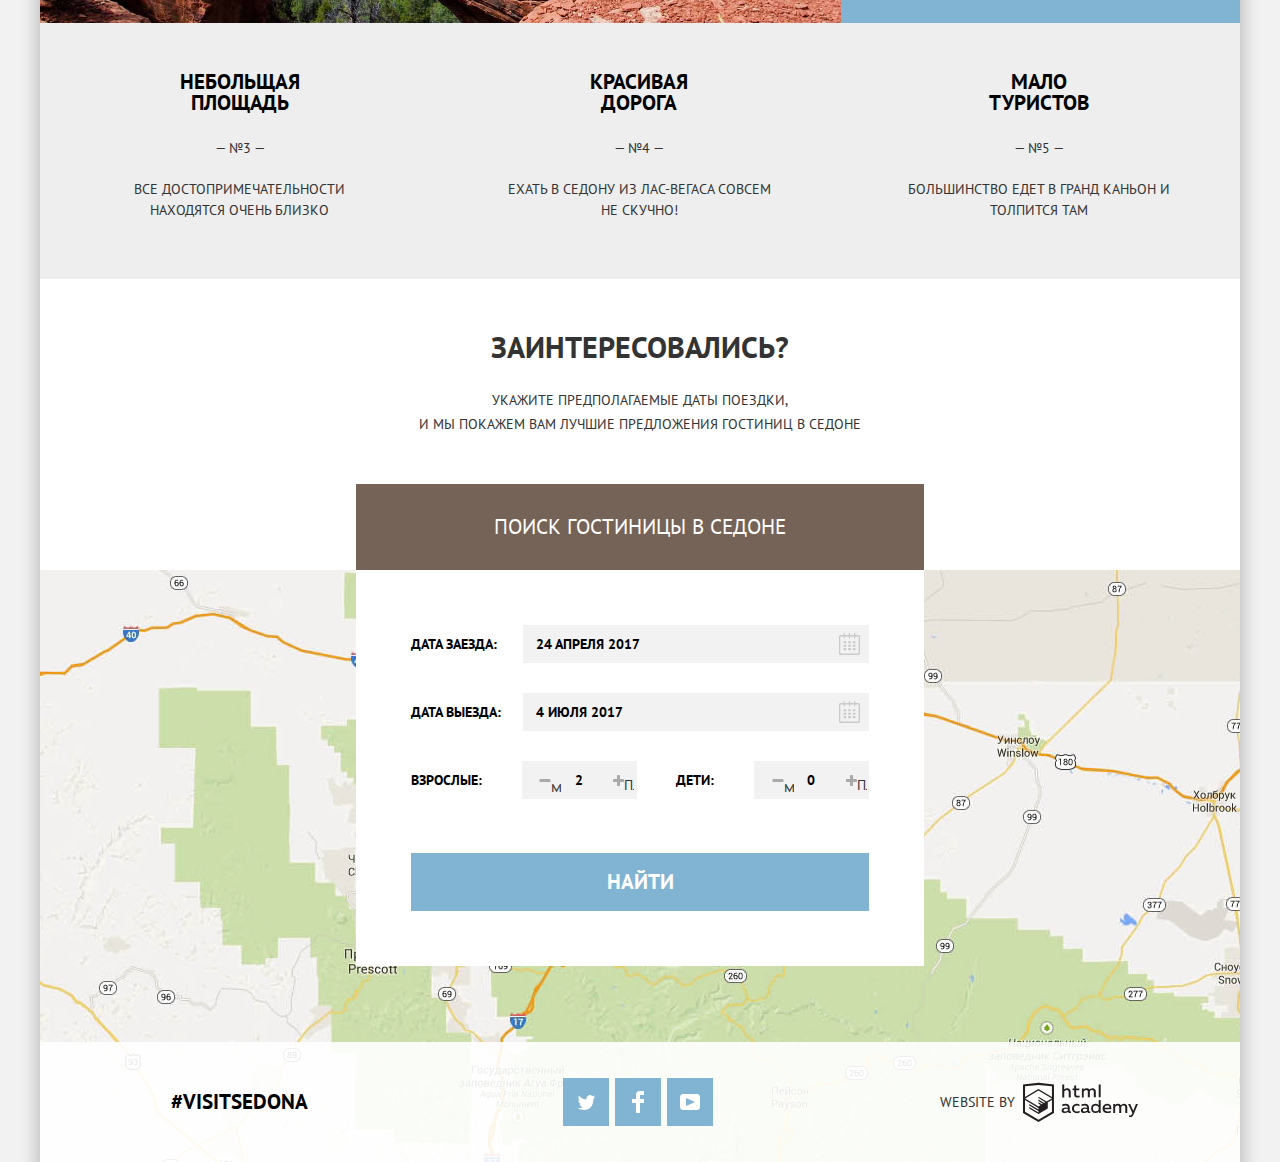
<file: projects/sedona/index.html>
<!DOCTYPE html>
<html lang="ru">
<head>
    <meta charset="UTF-8">
    <title>Sedona</title>
    <link href="https://fonts.googleapis.com/css?family=PT+Sans:400,700&amp;subset=cyrillic" rel="stylesheet">
    <link href="css/normalize.min.css" rel="stylesheet">
    <link href="css/style.css" rel="stylesheet">
</head>
<body>
    <div class="container">
       <header class="main-header">
           <a class="main-logo">
               <img src="img/logo.png" width="138" height="70" alt="Логотип Седоны">
           </a>
           
           <nav class="menu">
               <ul class="main-menu">
                   <li><a href="#">Информация</a></li>
                   <li><a href="#">Фото и видео</a></li>
                   <li><a href="#">Карта штата</a></li>
                   <li><a href="hotels.html">Гостиницы</a></li>
               </ul>
           </nav>
       </header>
       
       <section class="sedona-image">
           <img src="img/welcome.png" width="188" height="45" alt="welcome!">
           <img src="img/to-the.png" width="256" height="30" alt="to the gargeous">
           <img src="img/sedona.png" width="458" height="78" alt="sedona">
           <img src="img/because.png" width="296" height="80" alt="because the Grand Canyon sucks!">
       </section>

       <main>
           <h1 class="visually-hidden">Туристический проект Седона</h1>
           
           <section class="teaser">
               <h2 class="visually-hidden">Что же такое Седона</h2>
               
               <p class="teaser-main">Седона — небольшой городок в Аризоне, заслуживающий большего!</p>
               
               <p class="teaser-second">Рассмотрим 5 причин, по которым Седона круче, чем Гранд каньон!</p>
           </section>
           
           <section class="main-features">
               <h2 class="visually-hidden">Первая причина</h2>
               
               <div class="feature main-feature">
                   <h3>Настоящий городок</h3>
                   <span>— №1 —</span>
                   <p>
                       Седона — не аттракцион для туристов, там течет своя жизнь
                   </p>
               </div>
               
               <div class="feature-image feature-image-first">
                   
               </div>
           </section>
           
           <section class="services">
               <h2 class="visually-hidden">Наши услуги</h2>
               
               <div class="service">
                   <h3>Жилье</h3>
                   <p>
                       Рекомендуем пожить в настоящем мотеле, все как в кино!
                   </p>
               </div>
               
               <div class="service">
                   <h3>Еда</h3>
                   <p>
                       Всегда заказывайте фирменный бургер, вы не разочаруетесь!
                   </p>
               </div>
               
               <div class="service">
                   <h3>Сувениры</h3>
                   <p>
                       Не только китайского, но и местного производства!
                   </p>
               </div>
           </section>
           
           <section class="main-features">
               <h2 class="visually-hidden">Вторая причина</h2>
               
               <div class="feature-image feature-image-second">
               </div>
               
               <div class="feature main-feature">
                   <h3>Там есть мост дьявола</h3>
                   <span>— №2 —</span>
                   <p>
                       Да, по нему можно пройти! Если конечно вы осмелитесь
                   </p>
               </div>
           </section>
           
           <section class="features">
               <h2 class="visually-hidden">Остальные причины</h2>
               
               <div class="feature">
                   <h3>Небольщая площадь</h3>
                   <span>— №3 —</span>
                   <p>
                       Все достопримечательности находятся очень близко
                   </p>
               </div>
               
               <div class="feature">
                   <h3>Красивая дорога</h3>
                   <span>— №4 —</span>
                   <p>
                       Ехать в Седону из Лас-Вегаса совсем не скучно!
                   </p>
               </div>
               
               <div class="feature">
                   <h3>Мало туристов</h3>
                   <span>— №5 —</span>
                   <p>
                       Большинство едет в Гранд Каньон и толпится там
                   </p>
               </div>
           </section>
           
           <section class="search-hotel">
               <h2>Заинтересовались?</h2>
               
               <p>
                   Укажите предполагаемые даты поездки,<br>и мы покажем вам лучшие предложения гостиниц в Седоне
               </p>
               
               <button type="button" class="button-open">Поиск гостиницы в Седоне</button>
           </section>
       </main>

       <footer class="main-footer">
           <form class="search-hotel-form" method="get" action="https://echo.htmlacademy.ru/">
               <p class="date-in">
                   <label for="date-on">Дата заезда:</label>
                   <input type="text" id="date-on" name="date-on" value="24 апреля 2017">
                   <span class="calendar hide-text">календарь</span>
               </p>

               <p class="date-off">
                   <label for="date-off">Дата выезда:</label>
                   <input type="text" id="date-off" name="date-off" value="4 июля 2017">
                   <span class="calendar hide-text">календарь</span>
               </p>

               <p class="quantity-people">
                   <span class="minus minus-people hide-text">минус</span>
                   <label for="people">Взрослые:</label>
                   <input type="text" id="people" name="people" value="2">
                   <span class="plus plus-people hide-text">плюс</span>

                   <span class="minus minus-child hide-text">минус</span>
                   <label for="children">Дети:</label>
                   <input type="text" id="children" name="children" value="0">
                   <span class="plus plus-child hide-text">плюс</span>
               </p>

               <input type="submit" value="Найти">
           </form>
           
           <section class="footer-index">
               <h2 class="visually-hidden">Дополнительная информация</h2>
               
               <div class="footer-block">
                   <span>#visitsedona</span>
               </div>
               
               <ul class="social-networks">
                   <li><a href="https://twitter.com/htmlacademy_ru" class="social-button" target="_blank">
                       <span class="visually-hidden">Твитер</span>
                       
                       <svg xmlns="http://www.w3.org/2000/svg" xmlns:xlink="http://www.w3.org/1999/xlink" width="17" height="15" viewBox="0 0 17 15">
                           <path fill="#FFF" d="M10.95.144c1.685-.496 2.984.27 3.577 1.179.673-.231 1.331-.481 2.011-.708a2.345 2.345 0 0 1-.857 1.768c.685.17 1.304-.491 1.304-.491-.169 1-1.006 1.788-1.563 2.024-.231 6.75-3.175 11.217-10.077 11.082h-.446c-.41 0-4.164-.46-4.898-1.887 2.271.196 3.893-.422 4.693-1.177-.96-.3-2.679-.477-2.979-2.95.349.106.564.228 1.19.119C1.705 8.247.374 7.53.448 5.33c.285.328 1.067.536 1.34.472C1.085 5.561-.182 2.442.894.85c1.818 1.854 3.735 3.606 7.152 3.773C8.254 2.33 9.183.793 10.95.144z"/>
                       </svg>
                   </a></li>
                   
                   <li><a href="#" class="social-button" target="_blank">
                       <span class="visually-hidden">Фейсбук</span>
                       
                       <svg xmlns="http://www.w3.org/2000/svg" width="12" height="22" viewBox="0 0 12 22">
                           <path fill="#FFF" d="M12 4V0H8a4 4 0 0 0-4 4v4H0v4h4v10h4V12h4V8H8V4h4z"/>
                       </svg>
                   </a></li>
                   
                   <li><a href="#" class="social-button" target="_blank">
                       <span class="visually-hidden">Ютуб</span>
                       
                       <svg xmlns="http://www.w3.org/2000/svg" xmlns:xlink="http://www.w3.org/1999/xlink" width="20" height="16" viewBox="0 0 20 16">
                           <path fill="#FFF" d="M17 0H3C1.35 0 0 1.35 0 3v10c0 1.65 1.35 3 3 3h14c1.65 0 3-1.35 3-3V3c0-1.65-1.35-3-3-3zM6.027 11.998V4.002L15.014 8l-8.987 3.998z"/>
                       </svg>
                   </a></li>
               </ul>
               
               <div class="footer-author">
                   <span>Website by</span>
                   
                   <a href="#">
                       <svg id="Layer_1" data-name="Layer 1" xmlns="http://www.w3.org/2000/svg" viewBox="0 0 108.08 36.85"><title>logo-htmlacademy-small1</title><path d="M44.61,26.88a2,2,0,0,0,.55-0.1v1.33a3.25,3.25,0,0,1-1.18.21,1.67,1.67,0,0,1-1.67-1,4.84,4.84,0,0,1-3.14,1.08c-1.51,0-2.91-.83-2.91-2.55,0-2.13,2-2.79,3.71-2.79a11.08,11.08,0,0,1,2.17.25v-0.3c0-1-.76-1.77-2.19-1.77a7.42,7.42,0,0,0-3,.64v-1.7a10.21,10.21,0,0,1,3.19-.55c2.36,0,3.81,1.12,3.81,3.65v3a0.54,0.54,0,0,0,.49.59h0.17Zm-6.44-1.13A1.35,1.35,0,0,0,39.63,27h0.11a3.39,3.39,0,0,0,2.41-1V24.58a9.72,9.72,0,0,0-1.81-.21c-1,0-2.16.33-2.16,1.38h0Zm12.36-6.11a5,5,0,0,1,2.57.64V22a4.08,4.08,0,0,0-2.3-.7,2.75,2.75,0,1,0,0,5.49,5,5,0,0,0,2.43-.64v1.71a6.27,6.27,0,0,1-2.76.57A4.21,4.21,0,0,1,46,24.51q0-.21,0-0.41a4.32,4.32,0,0,1,4.18-4.46h0.38Zm12.17,7.24a2,2,0,0,0,.55-0.1v1.33a3.25,3.25,0,0,1-1.18.21,1.67,1.67,0,0,1-1.67-1,4.84,4.84,0,0,1-3.14,1.08c-1.51,0-2.91-.83-2.91-2.55,0-2.13,2-2.79,3.71-2.79a11.08,11.08,0,0,1,2.17.25v-0.3c0-1-.76-1.77-2.19-1.77a7.42,7.42,0,0,0-3,.64v-1.7a10.21,10.21,0,0,1,3.19-.55c2.36,0,3.81,1.12,3.81,3.65v3a0.54,0.54,0,0,0,.49.59h0.17Zm-6.44-1.13A1.35,1.35,0,0,0,57.73,27h0.11a3.39,3.39,0,0,0,2.41-1V24.58a9.72,9.72,0,0,0-1.81-.21c-1.06,0-2.16.33-2.16,1.38h0ZM73,16V28.2H71.35V26.88a3.88,3.88,0,0,1-3.19,1.54,4.4,4.4,0,0,1,0-8.78,3.81,3.81,0,0,1,3,1.3V16H73Zm-4.53,5.22a2.76,2.76,0,1,0,0,5.52A2.86,2.86,0,0,0,71.15,25V23A2.91,2.91,0,0,0,68.49,21.27ZM79,19.64c3.31,0,4.46,2.68,3.92,5.09H76.7c0.21,1.5,1.67,2.11,3.19,2.11a6.11,6.11,0,0,0,2.64-.59v1.6a7.14,7.14,0,0,1-3,.57C77,28.42,74.78,27,74.78,24a4.18,4.18,0,0,1,4-4.39H79Zm0.09,1.54a2.28,2.28,0,0,0-2.44,2.1v0.06H81.3A2,2,0,0,0,79.13,21.18Zm5.73,7V19.87h1.65v1a3.81,3.81,0,0,1,2.78-1.27A2.86,2.86,0,0,1,91.89,21a4.12,4.12,0,0,1,2.91-1.33A3.06,3.06,0,0,1,98,23V28.2h-1.9V23.05a1.59,1.59,0,0,0-1.42-1.75H94.42a2.8,2.8,0,0,0-2.07,1.12V28.2h-1.9V23.05A1.59,1.59,0,0,0,89,21.31H88.8a3,3,0,0,0-2.21,1.29v5.63H84.86Zm21.31-8.33h1.9l-3.91,9.46c-0.9,2.17-2.09,2.86-3.35,2.86a4.76,4.76,0,0,1-1.1-.14V30.46a2.86,2.86,0,0,0,.85.12c0.9,0,1.58-.64,2.07-1.9l0.17-.42-4-8.4h2l2.86,6.29ZM38.73,1.46V6.22a3.81,3.81,0,0,1,2.7-1.14,3.25,3.25,0,0,1,3.44,3.4v5.15H43V8.72a1.81,1.81,0,0,0-1.61-2h-0.3a2.93,2.93,0,0,0-2.32,1.39v5.52h-1.9V1.46h1.9ZM49.94,2.31v3h3V6.91h-3v3.81c0,1.1.5,1.46,1.58,1.46a4.49,4.49,0,0,0,1.69-.33v1.6A6.8,6.8,0,0,1,51,13.8a2.55,2.55,0,0,1-2.86-2.74V6.89H46.58V5.26h1.5V2.74Zm5.4,11.31V5.28H57v1A3.81,3.81,0,0,1,59.77,5a2.86,2.86,0,0,1,2.6,1.33A4.12,4.12,0,0,1,65.28,5,3.06,3.06,0,0,1,68.44,8.4v5.21h-1.9V8.46a1.59,1.59,0,0,0-1.42-1.75H64.89a2.8,2.8,0,0,0-2.07,1.12v5.78h-1.9V8.46A1.59,1.59,0,0,0,59.5,6.71H59.27A3,3,0,0,0,57.06,8v5.63H55.34ZM71.17,1.45H73V13.6H71.17V1.45ZM14.71,0H14.55L0,1.54V28.21l14.55,8.66,14.55-8.66V1.54Zm12.5,27.1L14.55,34.64,1.9,27.12V16.18l12.59,7.5V25L5.86,19.9v1.31l8.68,5.21v1.39L5.87,22.65V24l8.68,5.21,8.75-5.24V18.31L27.2,16V27.12Zm0-12.53-3.48,2-1.6,1L14.51,13v1.31L21,18.23H21l-0.14.09-1,.54-5.37-3.2V17l4.24,2.52-1,.67-3.2-1.9v1.31l2.1,1.24L14.5,22.1,2,14.65,14.51,7.11Zm0-1.32L14.49,5.76,1.91,13.25v-10L14.56,1.92,27.21,3.25v10h0Z" transform="translate(0 -0.02)" fill="#231f20"/></svg>
                   </a>
               </div>
           </section>
       </footer>
    </div>
    <script src="js/script.js"></script>
</body>
</html>
</file>
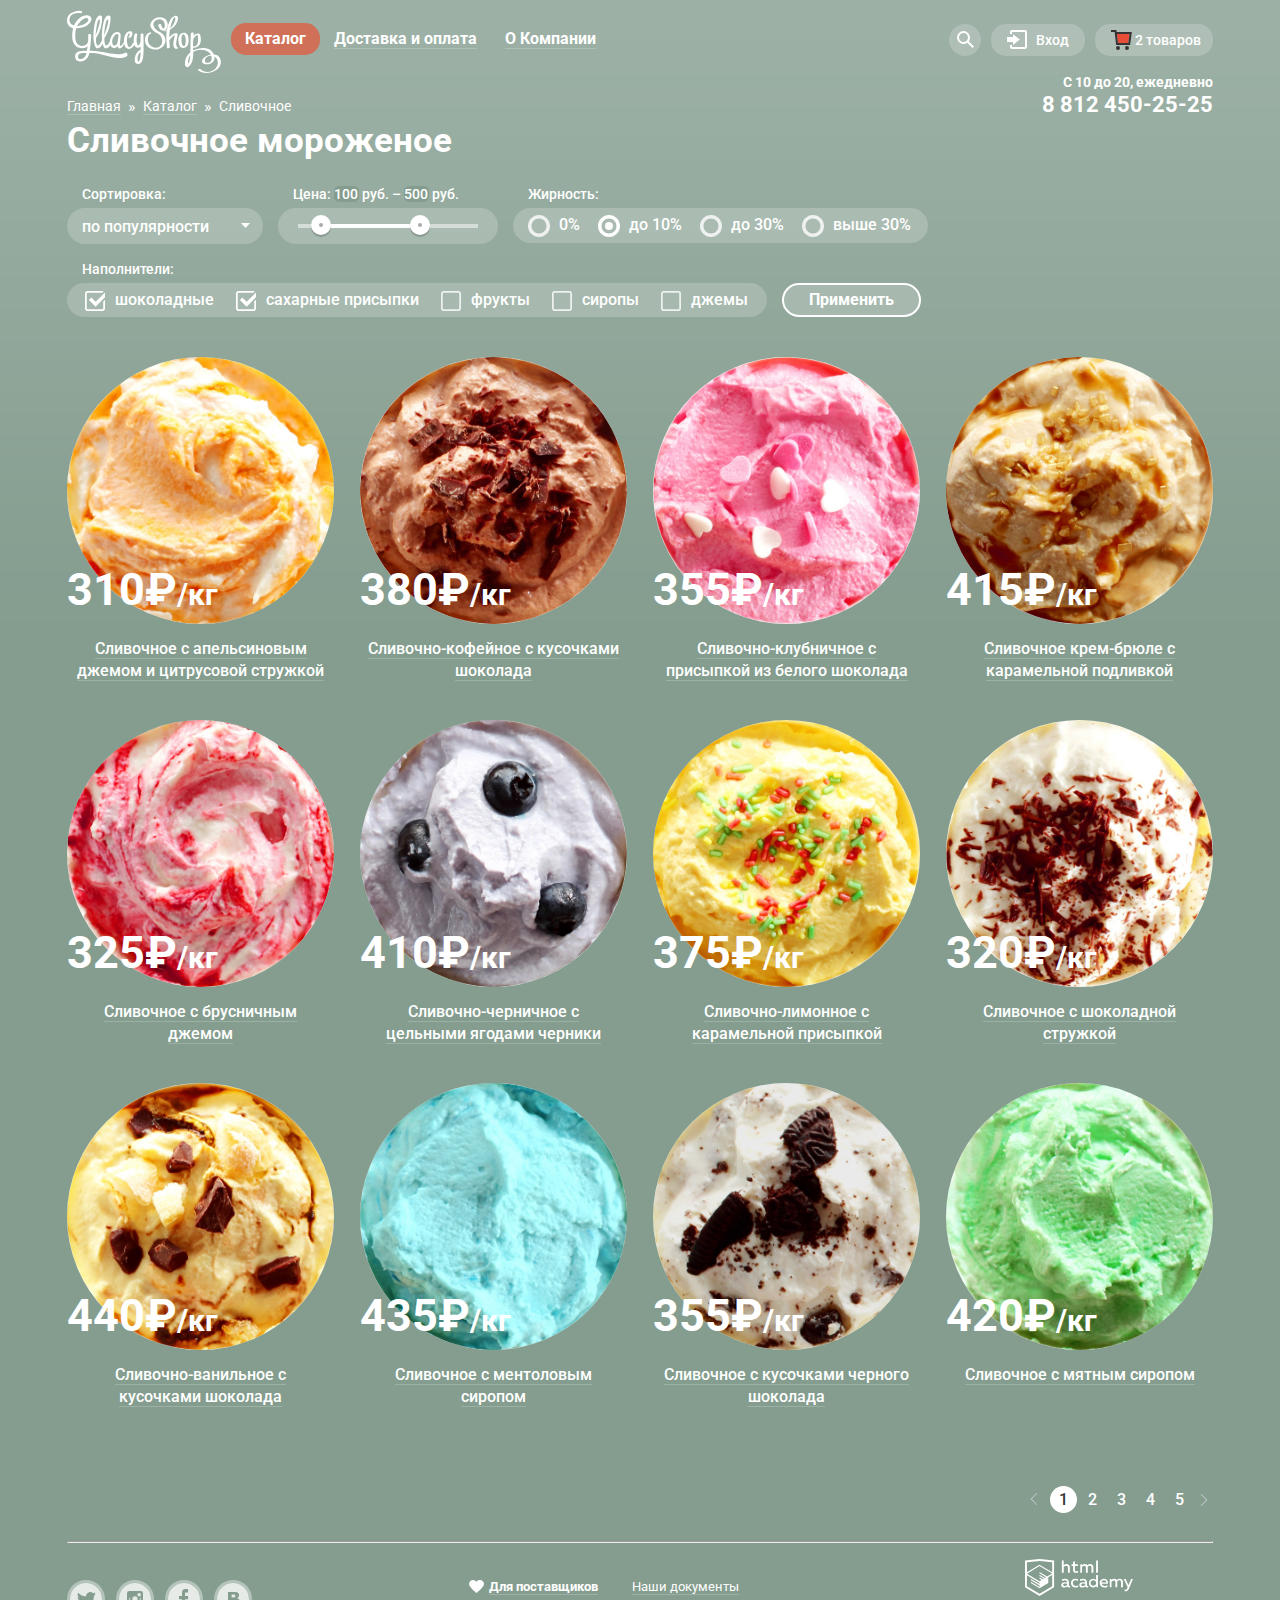
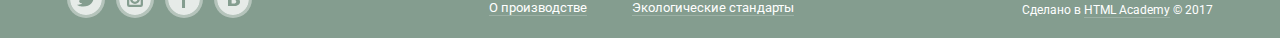
<file: projects/445713-gllacy/catalog.html>
<!DOCTYPE html>
<html lang="ru">
    <head>
        <meta charset="utf-8">
        <title>HTML Academy: Глейси</title>
        <link href="https://fonts.googleapis.com/css?family=Roboto:400,500,700&amp;subset=cyrillic" rel="stylesheet">
        <link href="css/normalize.min.css" rel="stylesheet">
        <link href="css/style.min.css" rel="stylesheet">
    </head>
    <body class="body-inner">
        <div class="container">
            <header class="page-header">
                <div class="header-wrapper">
                    <a href="index.html" class="header-logo"><img src="img/logo.svg" width="154" height="64" alt="логотип GllacyShop"></a>
                    
                    <nav class="menu">
                        <ul class="main-menu">
                            <li tabindex="0">
                                <a>Каталог</a>
                                <ul class="sub-menu catalog-sub">
                                    <li><a href="#"><b>Новинки</b></a></li>
                                    <li><a>Сливочное</a></li>
                                    <li><a href="#">Щербеты</a></li>
                                    <li><a href="#">Фруктовый лед</a></li>
                                    <li><a href="#">Мелорин</a></li>
                                </ul>
                            </li>
                            <li><a href="#">Доставка и оплата</a></li>
                            <li><a href="#">О Компании</a></li>
                        </ul>
                    </nav>
                    
                    <div class="navigation">
                        <div class="search-wrapper" tabindex="0">
                            <span class="navigation-search"><a>Поиск</a></span>
                            <form class="search-form" method="get" action="https://echo.htmlacademy.ru/">
                                <label class="visually-hidden">Поиск</label>
                                <input type="search" name="search" placeholder="Что ищем?">
                            </form>
                        </div>
                        
                        <div class="login-wrapper" tabindex="0">
                            <span class="navigation-login"><a>Вход</a></span>
                            <form class="login-form" method="post" action="https://echo.htmlacademy.ru/">
                                <label class="visually-hidden">Электронная почта</label>
                                <input type="text" name="email" placeholder="Электронная почта">
                                <label class="visually-hidden">Пароль</label>
                                <input type="password" name="password" placeholder="Пароль">
                                <div class="entrance">
                                    <input type="submit" class="button" value="Войти">
                                    <div class="help-wrapper">
                                        <a href="#">Забыли пароль?</a>
                                        <a href="#">Новая регистрация</a>
                                    </div>
                                </div>
                            </form>
                        </div>
                        
                        <div class="basket-wrapper" tabindex="0">
                            <span class="navigation-basket"><a class="basket-active">2 товаров</a></span>
                            <div class="basket">
                                <ul class="basket-fill">
                                    <li>
                                        <button class="modal-close-basket" type="button">Закрыть</button>
                                        <img src="img/item1.jpg" width="33" height="33" alt="сливочное с апельсиновым...">
                                        <h3>Пломбир с апильсиновым джемом</h3>
                                        <p>1,5 кг х <span>200 руб.</span></p>
                                        <p>300 руб.</p>
                                    </li>
                                    <li>
                                        <button class="modal-close-basket" type="button">Закрыть</button>
                                        <img src="img/item3.jpg" width="33" height="33" alt="сливочно-клубничное...">
                                        <h3>Клубничный пломбир с присыпкой из белого шоколада</h3>
                                        <p>1,5 кг х <span>300 руб.</span></p>
                                        <p>450 руб.</p>
                                    </li>
                                </ul>
                                <hr>
                                <div class="finish-price">
                                    <p>Итого: 750 руб.</p>
                                    <button type="button" class="button">Оформить заказ</button>
                                </div>
                            </div>
                        </div>
                    </div>
                </div>
                
                <div class="mode-wrapper">
                    <ul class="breadcrumbs">
                        <li><a href="index.html">Главная</a></li>
                        <li><a href="">Каталог</a></li>
                        <li><a>Сливочное</a></li>
                    </ul>
                    <p class="mode">
                        С 10 до 20, ежедневно<br>
                        <span>8 812 450-25-25</span>
                    </p>
                </div>
            </header>
            
            <main>
                <h1>Сливочное мороженое</h1>
                
                <section class="filters">
                    <h2 class="visually-hidden">фильтр товаров</h2>
                    
                    <form class="filters-form" method="get" action="https://echo.htmlacademy.ru/">
                        <fieldset class="filter-sort">
                            <legend>Сортировка:</legend>
                            <div class="select">
                                <select name="sort" id="filters-sort">
                                    <option>по популярности</option>
                                    <option>сначала недорогие</option>
                                    <option>сначала дорогие</option>
                                    <option>по жирности</option>
                                </select>
                            </div>
                        </fieldset>
                        
                        <fieldset class="filter-range">
                            <legend>Цена:
                                <label for="price-min" class="visually-hidden">from</label>
                                <input class="price-min" id="price-min" type="text" name="min-price" value="100"> руб. –
                                <label for="price-max" class="visually-hidden">to</label>
                                <input class="price-max" id="price-max" type="text" name="max-price" value="500"> руб.
                            </legend>
                            <div class="range-controls">
                                <div class="scale">
                                    <div class="bar"></div>
                                </div>
                                <div class="toggle min-toggle"></div>
                                <div class="toggle max-toggle"></div>
                            </div>
                        </fieldset>
                        
                        <fieldset class="filter-fat">
                            <legend>Жирность:</legend>
                            <p>
                                <input type="radio" name="fats" id="fats-zero" value="fats-zero"><label for="fats-zero">0%</label>
                                <input type="radio" name="fats" id="fats-small" value="fats-small" checked><label for="fats-small">до 10%</label>
                                <input type="radio" name="fats" id="fats-mid" value="fats-mid"><label for="fats-mid">до 30%</label>
                                <input type="radio" name="fats" id="fats-big" value="fats-big"><label for="fats-big">выше 30%</label>
                            </p>
                        </fieldset>
                        
                        <fieldset class="filter-fill">
                            <legend>Наполнители:</legend>
                            <p>
                                <input type="checkbox" name="chocolate" id="fill-choco" checked><label for="fill-choco">шоколадные</label>
                                <input type="checkbox" name="sugar" id="fill-sugar" checked><label for="fill-sugar">сахарные присыпки</label>
                                <input type="checkbox" name="fruit" id="fill-fruit"><label for="fill-fruit">фрукты</label>
                                <input type="checkbox" name="syrup" id="fill-syrup"><label for="fill-syrup">сиропы</label>
                                <input type="checkbox" name="jam" id="fill-jam"><label for="fill-jam">джемы</label>
                            </p>
                        </fieldset>
                        
                        <input type="submit" class="button" value="Применить">
                    </form>
                </section>
                
                <section class="catalog">
                    <h2 class="visually-hidden">Список товаров</h2>
                    
                    <ul class="catalog-list">
                        <li class="item">
                            <p class="item-image">         
                                <img src="img/item1.jpg" width="267" height="267" alt="сливочное с апельсиновым...">
                                <span class="item-price">310&#8381;<span class="kg">/кг</span></span>
                            </p>
                            <h3 class="item-info">
                                <a href="item1.html">Сливочное с апельсиновым джемом и цитрусовой стружкой</a>
                            </h3>
                            <button type="button" class="button">Быстрый просмотр</button>
                        </li>
                        
                        <li class="item">
                            <p class="item-image">        
                                <img src="img/item2.jpg" width="267" height="267" alt="сливочно-кофейное...">
                                <span class="item-price">380&#8381;<span class="kg">/кг</span></span>
                            </p>
                            <h3 class="item-info">
                                <a href="item2.html">Сливочно-кофейное с кусочками шоколада</a>
                            </h3>
                            <button type="button" class="button">Быстрый просмотр</button>
                        </li>
                        
                        <li class="item">
                            <p class="item-image">        
                                <img src="img/item3.jpg" width="267" height="267" alt="сливочно-клубничное...">
                                <span class="item-price">355&#8381;<span class="kg">/кг</span></span>
                            </p>
                            <h3 class="item-info">
                                <a href="item3.html">Сливочно-клубничное с присыпкой из белого шоколада</a>
                            </h3>
                            <button type="button" class="button">Быстрый просмотр</button>
                        </li>
                        
                        <li class="item">
                            <p class="item-image">         
                                <img src="img/item4.jpg" width="267" height="267" alt="сливочное крем-брюле...">
                                <span class="item-price">415&#8381;<span class="kg">/кг</span></span>
                            </p>
                            <h3 class="item-info">
                                <a href="item4.html">Сливочное крем-брюле с карамельной подливкой</a>
                            </h3>
                            <button type="button" class="button">Быстрый просмотр</button>
                        </li>
                        
                        <li class="item">
                            <p class="item-image">        
                                <img src="img/item5.jpg" width="267" height="267" alt="сливочное с брусничным...">
                                <span class="item-price">325&#8381;<span class="kg">/кг</span></span>
                            </p>
                            <h3 class="item-info">
                                <a href="item5.html">Сливочное с брусничным джемом</a>
                            </h3>
                            <button type="button" class="button">Быстрый просмотр</button>
                        </li>
                        
                        <li class="item">
                            <p class="item-image">         
                                <img src="img/item6.jpg" width="267" height="267" alt="сливочное-черничное...">
                                <span class="item-price">410&#8381;<span class="kg">/кг</span></span>
                            </p>
                            <h3 class="item-info">
                                <a href="item6.html">Сливочно-черничное с цельными ягодами черники</a>
                            </h3>
                            <button type="button" class="button">Быстрый просмотр</button>
                        </li>
                        
                        <li class="item">
                            <p class="item-image">        
                                <img src="img/item7.jpg" width="267" height="267" alt="сливочное с апельсиновым...">
                                <span class="item-price">375&#8381;<span class="kg">/кг</span></span>
                            </p>
                            <h3 class="item-info">
                                <a href="item7.html">Сливочно-лимонное с карамельной присыпкой</a>
                            </h3>
                            <button type="button" class="button">Быстрый просмотр</button>
                        </li>
                        
                        <li class="item">
                            <p class="item-image">         
                                <img src="img/item8.jpg" width="267" height="267" alt="сливочное с шоколадной...">
                                <span class="item-price">320&#8381;<span class="kg">/кг</span></span>
                            </p>
                            <h3 class="item-info">
                                <a href="item8.html">Сливочное с шоколадной стружкой</a>
                            </h3>
                            <button type="button" class="button">Быстрый просмотр</button>
                        </li>
                        
                        <li class="item">
                            <p class="item-image">        
                                <img src="img/item9.jpg" width="267" height="267" alt="сливочно-ванильное...">
                                <span class="item-price">440&#8381;<span class="kg">/кг</span></span>
                            </p>
                            <h3 class="item-info">
                                <a href="item9.html">Сливочно-ванильное с кусочками шоколада</a>
                            </h3>
                            <button type="button" class="button">Быстрый просмотр</button>
                        </li>
                        
                        <li class="item">
                            <p class="item-image">        
                                <img src="img/item10.jpg" width="267" height="267" alt="сливочное с ментоловым...">
                                <span class="item-price">435&#8381;<span class="kg">/кг</span></span>
                            </p>
                            <h3 class="item-info">
                                <a href="item10.html">Сливочное с ментоловым сиропом</a>
                            </h3>
                            <button type="button" class="button">Быстрый просмотр</button>
                        </li>
                        
                        <li class="item">
                            <p class="item-image">         
                                <img src="img/item11.jpg" width="267" height="267" alt="сливочное с кусочками...">
                                <span class="item-price">355&#8381;<span class="kg">/кг</span></span>
                            </p>
                            <h3 class="item-info">
                                <a href="item11.html">Сливочное с кусочками черного шоколада</a>
                            </h3>
                            <button type="button" class="button">Быстрый просмотр</button>
                        </li>
                        
                        <li class="item">
                            <p class="item-image">        
                                <img src="img/item12.jpg" width="267" height="267" alt="сливочное с мятным...">
                                <span class="item-price">420&#8381;<span class="kg">/кг</span></span>
                            </p>
                            <h3 class="item-info">
                                <a href="item12.html">Сливочное с мятным сиропом</a>
                            </h3>
                            <button type="button" class="button">Быстрый просмотр</button>
                        </li>
                    </ul>
                    
                    <div class="pagination-wrapper">
                        <ul class="pagination-list">
                            <li class="pagination-item"><a><span class="visually-hidden">Предыдущая</span></a></li>
                            <li class="pagination-item"><a>1</a></li>
                            <li class="pagination-item"><a href="#">2</a></li>
                            <li class="pagination-item"><a href="#">3</a></li>
                            <li class="pagination-item"><a href="#">4</a></li>
                            <li class="pagination-item"><a href="#">5</a></li>
                            <li class="pagination-item"><a href="#" class="hide-text">Следующая</a></li>
                        </ul>
                    </div>
                </section>
            </main>
            
            <hr class="hr-footer">
            
            <footer class="page-footer footer-inner">
                <ul class="footer-social">
                    <li><a href="https://twitter.com/htmlacademy_ru" class="social-button button-tw" target="_blank">
                        <span class="visually-hidden">Твитер</span>
                    </a></li>
                    <li><a href="https://www.instagram.com/htmlacademy/" class="social-button button-inst" target="_blank">
                        <span class="visually-hidden">Инстаграм</span>
                    </a></li>
                    <li><a href="https://www.facebook.com/htmlacademy" class="social-button button-face" target="_blank">
                        <span class="visually-hidden">Фейсбук</span>
                    </a></li>
                    <li><a href="https://vk.com/htmlacademy" class="social-button button-vk" target="_blank">
                        <span class="visually-hidden">Вконтакте</span>
                    </a></li>
                </ul>
                
                <ul class="footer-menu">
                    <li><a href="#"><b>Для поставщиков</b></a></li>
                    <li><a href="#">Наши документы</a></li>
                    <li><a href="#">О производстве</a></li>
                    <li><a href="#">Экологические стандарты</a></li>
                </ul>
                
                <div class="footer-copyright">
                    <a href="https://htmlacademy.ru/intensive/htmlcss" target="_blank">
                        <img src="img/logo-htmlacademy.svg" width="108" height="39" alt="HTML academy">
                    </a>
                    <p>Сделано в <a href="https://htmlacademy.ru/intensive/htmlcss" target="_blank">HTML Academy</a> © 2017</p>
                </div>
            </footer>
        </div>
    </body>
</html>
</file>
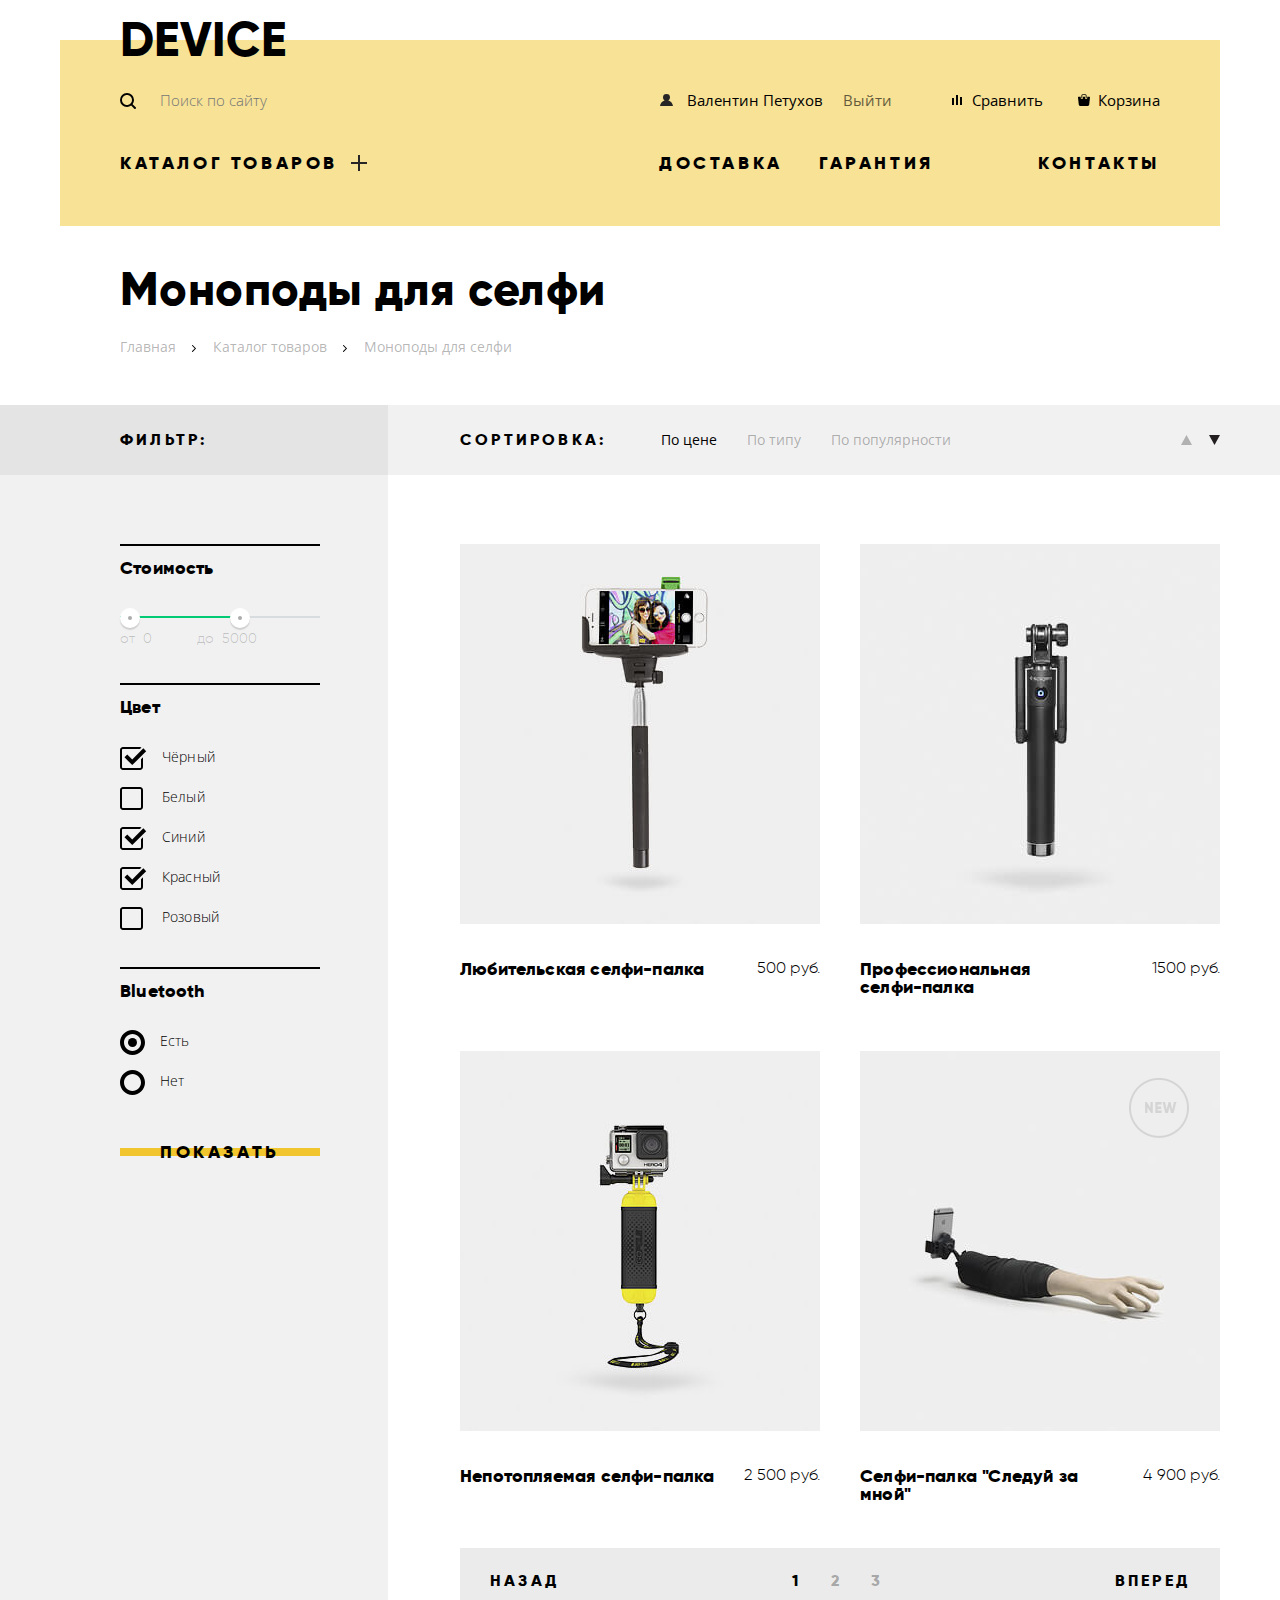
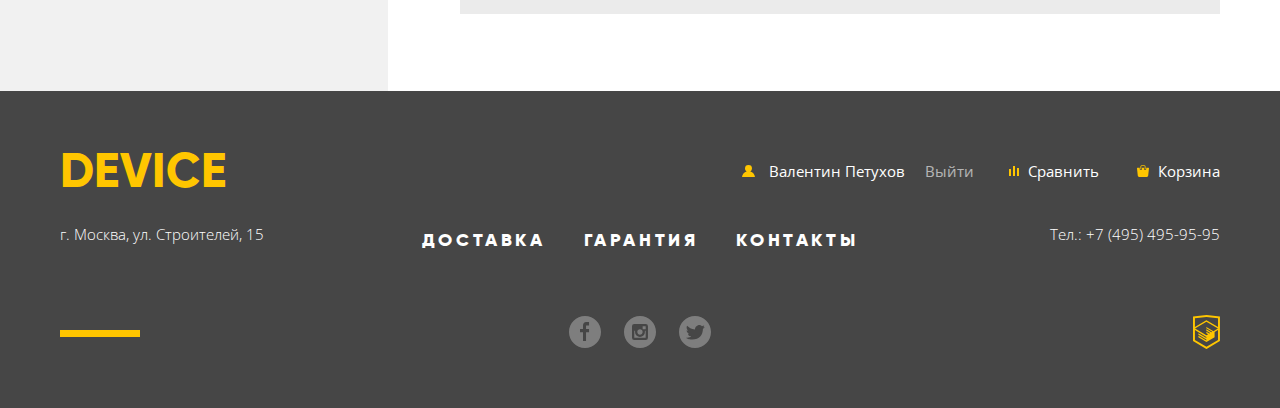
<file: projects/device/catalog.html>
<!DOCTYPE html>
<html lang="ru">
    <head>
        <meta charset="UTF-8">
        <title>Device</title>
        <link href="https://fonts.googleapis.com/css?family=Open+Sans:300,400&amp;subset=cyrillic" rel="stylesheet">
        <link href="css/normalize.min.css" rel="stylesheet">
        <link href="css/style.min.css" rel="stylesheet">
    </head>
    
    <body>
        <div class="container">
            <header class="catalog-header">
                <a href="index.html" class="main-logo">Device</a>
                
                <div class="catalog-header-navigation">
                    <form class="search" method="get" action="https://echo.htmlacademy.ru/">
                        <input class="search-input" type="search" placeholder="Поиск по сайту" required>
                        <input class="search-button" type="submit" value="Найти">
                    </form>
                    
                    <a href="#" class="profile">Валентин Петухов</a>
                    <a href="#" class="exit">Выйти</a>
                    <a href="#" class="comparison">Сравнить</a>
                    <a href="#" class="basket">Корзина</a>
                </div>
                
                <nav class="menu">
                    <ul class="main-menu">
                        <li class="menu-item">
                            <a href="#">Каталог товаров</a>
                            
                            <ul class="sub-menu sub-catalog">
                                <li class="sub-item first-column"><a href="">Виртуальная реальность</a></li>
                                <li class="sub-item mid-column"><a href="">Фитнес-браслеты</a></li>
                                <li class="sub-item last-column"><a href="">Квадрокоптеры</a></li>
                                <li class="sub-item first-column"><a href="">Моноподы для селфи</a></li>
                                <li class="sub-item mid-column"><a href="">Умные часы</a></li>
                                <li class="sub-item first-column"><a href="">Экшн-камеры</a></li>
                            </ul>
                        </li>
                        <li class="menu-item"><a href="#">Доставка</a></li>
                        <li class="menu-item"><a href="#">Гарантия</a></li>
                        <li class="menu-item"><a href="#">Контакты</a></li>
                    </ul>
                </nav>
            </header>
            
            <h1 class="catalog-title">Моноподы для селфи</h1>
            
            <ul class="breadcrumbs">
                <li><a href="index.html">Главная</a></li>
                <li><a href="">Каталог товаров</a></li>
                <li><a>Моноподы для селфи</a></li>
            </ul>
        </div>
        
        <main class="catalog-main">
            <section class="filter-sort">
                <div class="container">
                    <h2 class="visually-hidden">Фильтр и сортировка</h2>
                    
                    <h3 class="filter-title">Фильтр:</h3>
                    
                    <div class="sort">
                        <form class="type-sorting">
                            <h3>Сортировка:</h3>
                            
                            <input class="by-price visually-hidden" type="radio" id="by-price" name="sorting-by" value="price" checked>
                            <label for="by-price">По цене</label>
                            
                            <input class="by-price visually-hidden" type="radio" id="by-type" name="sorting-by" value="type">
                            <label for="by-type">По типу</label>
                            
                            <input class="by-price visually-hidden" type="radio" id="by-rating" name="sorting-by" value="popular">
                            <label for="by-rating">По популярности</label>
                        </form>
                        
                        <form class="direct-sorting">
                            <input type="radio" id="by-up" name="direction-by" value="up">
                            <label for="by-up" class="hide-text">Вверх</label>
                            
                            <input type="radio" id="by-down" name="direction-by" value="down" checked>
                            <label for="by-down" class="hide-text">Вниз</label>
                        </form>
                    </div>
                </div>
            </section>
            
            <section class="filter-catalog">
                <div class="container">
                    <h2 class="visually-hidden">Каталог</h2>
                    
                    <form action="https://echo.htmlacademy.ru/" class="filter-form">
                        <fieldset class="filter-form-price">
                            <legend class="visually-hidden">Стоимость</legend>
                            
                            <h3 class="filter-form-title">Стоимость</h3>
                            
                            <div class="range-filter">
                                <div class="range-controls">
                                    <div class="scale">
                                        <div class="bar"></div>
                                    </div>
                                    <div class="toggle toggle-min"></div>
                                    <div class="toggle toggle-max"></div>
                                </div>
                                
                                <div class="price-controls">
                                    <label class="min-price">от <input name="min-price" type="text" value="0"></label>
                                    <label class="max-price">до <input name="max-price" type="text" value="5000"></label>
                                </div>
                            </div>
                        </fieldset>
                        
                        <fieldset class="filter-form-color">
                            <legend class="visually-hidden">Цвет</legend>
                            
                            <h3 class="filter-form-title">Цвет</h3>
                            
                            <p class="filter-form-par">
                                <input type="checkbox" id="color-black" name="color-black" class="visually-hidden" checked>
                                <label for="color-black">Чёрный</label>
                            </p>
                            
                            <p class="filter-form-par">
                                <input type="checkbox" id="color-white" name="color-white" class="visually-hidden">
                                <label for="color-white">Белый</label>
                            </p>
                            
                            <p class="filter-form-par">
                                <input type="checkbox" id="color-blue" name="color-blue" checked class="visually-hidden">
                                <label for="color-blue">Синий</label>
                            </p>
                            
                            <p class="filter-form-par">
                                <input type="checkbox" id="color-red" name="color-red" checked class="visually-hidden">
                                <label for="color-red">Красный</label>
                            </p>
                            
                            <p class="filter-form-par">
                                <input type="checkbox" id="color-pink" name="color-pink" class="visually-hidden">
                                <label for="color-pink">Розовый</label>
                            </p>
                        </fieldset>
                        
                        <fieldset class="filter-form-bluetooth">
                            <legend class="visually-hidden">Bluetooth</legend>
                            
                            <h3 class="filter-form-title">Bluetooth</h3>
                            
                            <p class="filter-form-par">
                                <input type="radio" id="bluetooth-yes" name="availability-bluetooth" checked class="visually-hidden">
                                <label for="bluetooth-yes">Есть</label>
                            </p>
                            
                            <p class="filter-form-par">
                                <input type="radio" id="bluetooth-no" name="availability-bluetooth" class="visually-hidden">
                                <label for="bluetooth-no">Нет</label>
                            </p>
                        </fieldset>
                        
                        <p class="filter-sending">
                            <input class="filter-form-button" type="submit" value="Показать">
                        </p>
                    </form>
                    
                    <div class="catalog">
                        <ul class="catalog-list">
                            <li class="catalog-item">
                                <div class="item-picture">
                                    <img class="item-img" src="img/item-1.jpg" width="360" height="380" alt="любительская селфи-палка">
                                    
                                    <div class="item-hover"></div>
                                    
                                    <div class="item-hover-buttons">
                                        <button type="button" class="in-basket">В корзину</button>
                                        <button type="button" class="to-comparison">Добавить к сравнению</button>
                                    </div>
                                </div>
                                
                                <div class="item-info">
                                    <a href="item-1.html" class="item-title">Любительская селфи-палка</a>
                                    
                                    <span class="item-price">500 руб.</span>
                                </div>
                            </li>
                            
                            <li class="catalog-item">
                                <div class="item-picture">
                                    <img class="item-img" src="img/item-2.jpg" width="360" height="380" alt="Профессиональная селфи-палка">
                                    
                                    <div class="item-hover"></div>
                                    
                                    <div class="item-hover-buttons">
                                        <button type="button" class="in-basket">В корзину</button>
                                        <button type="button" class="to-comparison">Добавить к сравнению</button>
                                    </div>
                                </div>
                                
                                <div class="item-info">
                                    <a href="item-2.html" class="item-title">Профессиональная<br>селфи-палка</a>
                                    
                                    <span class="item-price">1500 руб.</span>
                                </div>
                            </li>
                            
                            <li class="catalog-item">
                                <div class="item-picture">
                                    <img class="item-img" src="img/item-3.jpg" width="360" height="380" alt="Непотопляемая селфи-палка">
                                    
                                    <div class="item-hover"></div>
                                    
                                    <div class="item-hover-buttons">
                                        <button type="button" class="in-basket">В корзину</button>
                                        <button type="button" class="to-comparison">Добавить к сравнению</button>
                                    </div>
                                </div>
                                
                                <div class="item-info">
                                    <a href="item-3.html" class="item-title">Непотопляемая селфи-палка</a>
                                    
                                    <span class="item-price">2 500 руб.</span>
                                </div>
                            </li>
                            
                            <li class="catalog-item">
                                <div class="item-picture">
                                    <img class="item-img" src="img/item-4.jpg" width="360" height="380" alt='Селфи-палка "Следуй за мной"'>
                                    
                                    <div class="item-hover"></div>
                                    
                                    <div class="item-hover-buttons">
                                        <button type="button" class="in-basket">В корзину</button>
                                        <button type="button" class="to-comparison">Добавить к сравнению</button>
                                    </div>
                                </div>
                                
                                <div class="item-info">
                                    <a href="item-4.html" class="item-title">Селфи-палка "Следуй за мной"</a>
                                    
                                    <span class="item-price">4 900 руб.</span>
                                </div>
                            </li>
                        </ul>
                        
                        <ul class="paginator">
                            <li class="paginator-item">
                                <a>Назад</a>
                            </li>
                            
                            <li class="paginator-item">
                                <a>1</a>
                            </li>
                            
                            <li class="paginator-item">
                                <a href="">2</a>
                            </li>
                            
                            <li class="paginator-item">
                                <a href="">3</a>
                            </li>
                            
                            <li class="paginator-item">
                                <a href="">Вперед</a>
                            </li>
                        </ul>
                    </div>
                </div>
            </section>
        </main>
        
        <footer class="main-footer">
            <section class="footer-navigation">
                <h2 class="visually-hidden">Навигация в подвале</h2>
                
                <a href="#" class="footer-logo footer-logo-catalog">Device</a>
                <a href="#" class="footer-profile">Валентин Петухов</a>
                <a href="#" class="footer-exit">Выйти</a>
                <a href="#" class="footer-comparison footer-comparison-catalog">Сравнить</a>
                <a href="#" class="footer-basket">Корзина</a>
            </section>
            
            <section class="footer-info">
                <h2 class="visually-hidden">Дополнительная информация и меню</h2>
                
                <div class="adress">
                    г. Москва, ул. Строителей, 15
                </div>
                
                <ul class="footer-menu">
                    <li class="footer-menu-item"><a href="#">Доставка</a></li>
                    <li class="footer-menu-item"><a href="#">Гарантия</a></li>
                    <li class="footer-menu-item"><a href="#">Контакты</a></li>
                </ul>
                
                <div class="telephone">
                    Тел.: +7 (495) 495-95-95
                </div>
            </section>
            
            <section class="social">
                <h2 class="visually-hidden">Социальные сети</h2>
                <ul class="social-networks">
                    <li>
                        <a href="https://www.facebook.com/htmlacademy" class="social-button social-button-fb" target="_blank" aria-label="Фейсбук">
                            <svg xmlns="http://www.w3.org/2000/svg" width="32" height="32" viewBox="0 0 32 32">
                                <path fill="#FFF" d="M16 0C7.164 0 0 7.163 0 16s7.164 16 16 16c8.837 0 16-7.164 16-16S24.837 0 16 0zm4.062 9.455h-3.021v3.444h3.021v3.445h-3.021v8.61H14.02v-8.61H11v-3.445h3.021V9.455c0-1.902 1.353-3.445 3.021-3.445h3.021v3.445z"/>
                            </svg>
                        </a>
                    </li>
                    
                    <li>
                        <a href="https://www.instagram.com/htmlacademy/" class="social-button social-button-inst" target="_blank" aria-label="Инстаграм">
                            <svg xmlns="http://www.w3.org/2000/svg" width="32" height="32" viewBox="0 0 32 32">
                                <g fill="#FFF">
                                    <path d="M20.916 16a4.938 4.938 0 1 1-9.877 0c0-.394.051-.773.138-1.14h-.897v6.838h11.396V14.86h-.897c.086.367.137.746.137 1.14z"/>
                                    <path d="M15.978 18.659c1.466 0 2.659-1.193 2.659-2.659s-1.193-2.659-2.659-2.659c-1.466 0-2.659 1.193-2.659 2.659s1.192 2.659 2.659 2.659zM18.637 10.302h3.039v3.039h-3.039z"/>
                                    <path d="M16 0C7.164 0 0 7.164 0 16c0 8.837 7.164 16 16 16 8.837 0 16-7.163 16-16 0-8.836-7.163-16-16-16zm7.955 21.698a2.285 2.285 0 0 1-2.279 2.279H10.279A2.285 2.285 0 0 1 8 21.698V10.302a2.286 2.286 0 0 1 2.279-2.279h11.396a2.286 2.286 0 0 1 2.279 2.279v11.396z"/>
                                </g>
                            </svg>
                        </a>
                    </li>
                    
                    <li>
                        <a href="https://twitter.com/htmlacademy_ru" class="social-button social-button-tw" target="_blank" aria-label="Твитер">
                            <svg xmlns="http://www.w3.org/2000/svg" width="32" height="32" viewBox="0 0 32 32">
                                <path fill="#FFF" d="M16 0C7.164 0 0 7.164 0 16c0 8.837 7.164 16 16 16 8.837 0 16-7.163 16-16 0-8.836-7.163-16-16-16zm7.944 12.809c-.251 6.516-3.463 10.832-10.992 10.702h-.486c-.447 0-4.543-.443-5.344-1.823 2.479.19 4.247-.406 5.12-1.136-1.048-.289-2.923-.461-3.251-2.848.384.104.618.221 1.299.113-1.307-.824-2.758-1.519-2.679-3.643.311.317 1.164.518 1.46.457-.768-.233-2.149-3.244-.974-4.781 1.984 1.79 4.075 3.482 7.804 3.643.227-2.214 1.24-3.699 3.168-4.325 1.84-.479 3.255.26 3.901 1.138.737-.224 1.453-.466 2.193-.685-.004.833-.569 1.463-.935 1.709.747.165 1.423-.475 1.423-.475-.184.963-1.094 1.725-1.707 1.954z"/>
                            </svg>
                        </a>
                    </li>
                </ul>
                
                <a href="https://htmlacademy.ru/intensive/htmlcss" class="html-logo" target="_blank">
                    <svg xmlns="http://www.w3.org/2000/svg" width="26.943" height="34.09" viewBox="0 0 26.943 34.09">
                       
                        <path fill="#FFC600" d="M13.62.017L13.472 0 0 1.412v24.661l13.473 8.017 13.43-7.99.042-.025V1.412L13.62.017zm11.399 12.11L13.495 5.334l-.001-.104-.087.05-.088-.056v.109L1.925 12.118V3.147l11.548-1.212L25.02 3.147v8.98zm-11.614-5.34L24.923 13.5l-4.479 2.64-7.093-4.221-.014 1.415 5.904 3.513-.86.507-5.03-2.992-.014 1.415 3.827 2.275-.782.523-3.031-1.787-.014 1.413 1.853 1.091-1.8 1.081-11.356-6.751 11.371-6.835zm-11.48 8.34l11.411 6.791.016 1.044-7.942-4.728-.015 1.416 7.979 4.795.018 1.076-7.973-4.74-.013 1.414 8.021 4.822.046.025 8.143-4.872-.011-5.177 3.415-2.036v10.021L13.472 31.85 1.925 24.979v-9.852z"/>
                    </svg>
                </a>
            </section>
        </footer>
        
        <script src="js/script.min.js"></script>
        
    </body>
</html>
</file>
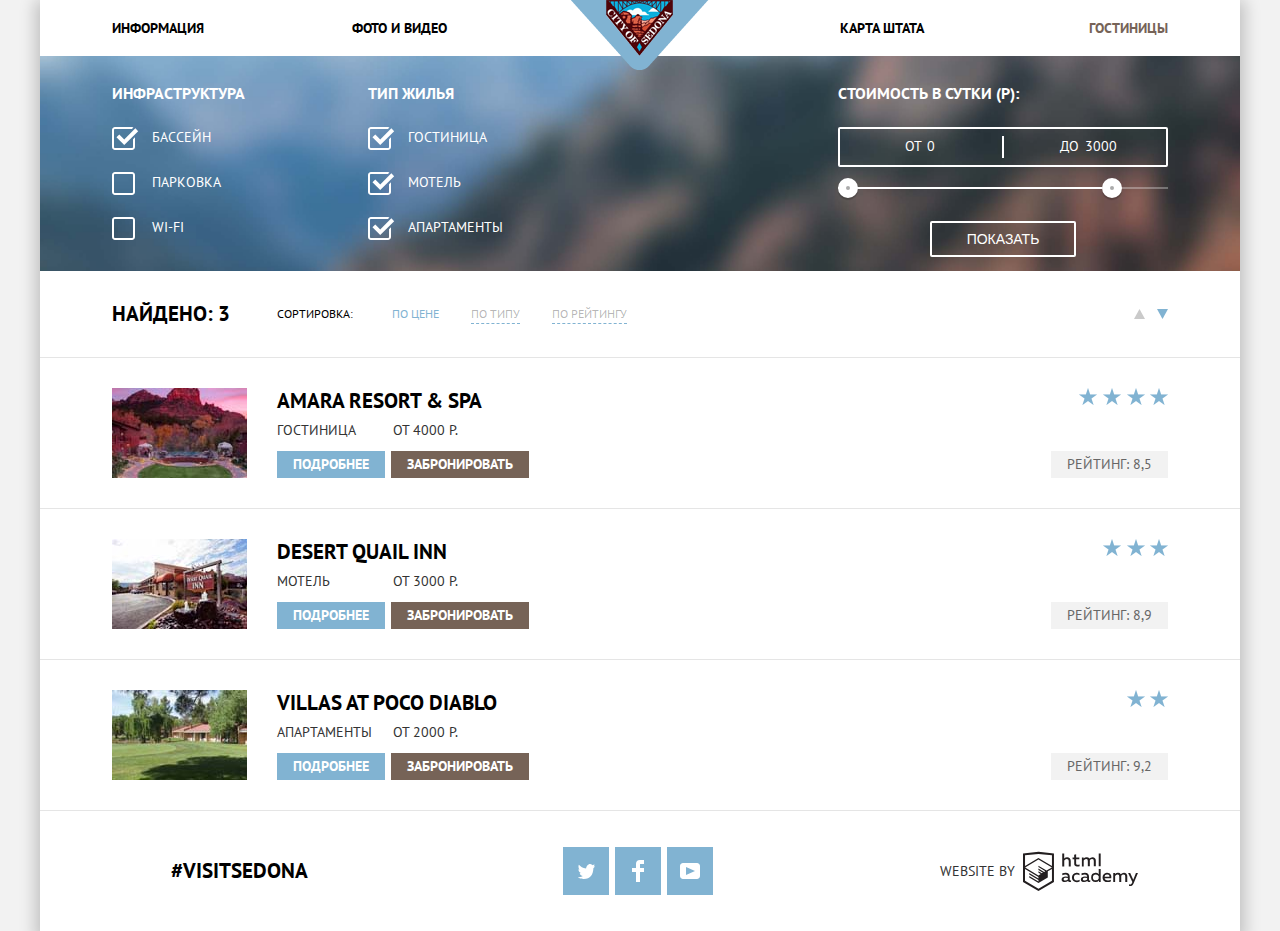
<file: projects/sedona/hotels.html>
<!DOCTYPE html>
<html lang="ru">
<head>
    <meta charset="UTF-8">
    <title>Sedona</title>
    <link href="https://fonts.googleapis.com/css?family=PT+Sans:400,700&amp;subset=cyrillic" rel="stylesheet">
    <link href="css/normalize.min.css" rel="stylesheet">
    <link href="css/style.css" rel="stylesheet">
</head>
<body>
    <div class="container">
       <header class="main-header">
           <a class="main-logo" href="index.html">
               <img src="img/logo.png" width="138" height="70" alt="Логотип Седоны">
           </a>
           
           <nav class="menu">
               <ul class="main-menu">
                   <li><a href="#">Информация</a></li>
                   <li><a href="#">Фото и видео</a></li>
                   <li><a href="#">Карта штата</a></li>
                   <li><a>Гостиницы</a></li>
               </ul>
           </nav>
       </header>

           <main>
           <h1 class="visually-hidden">Гостиницы</h1>

           <section class="hotels-search">
               <h2 class="visually-hidden">Поиск гостиниц в Седоне</h2>

               <form class="hotels-search-form" method="get" action="https://echo.htmlacademy.ru/">
                   <fieldset class="infrastructure">
                       <legend>Инфраструктура</legend>

                       <p>
                           <input type="checkbox" id="bath" name="bath" checked>
                           <label for="bath">Бассейн</label>
                       </p>

                       <p>
                           <input type="checkbox" id="parking" name="parking">
                           <label for="parking">Парковка</label>
                       </p>

                       <p>
                           <input type="checkbox" id="wi-fi" name="wi-fi">
                           <label for="wi-fi">wi-fi</label>
                       </p>
                   </fieldset>

                   <fieldset class="type-housing">
                       <legend>Тип жилья</legend>

                       <p>
                           <input type="checkbox" id="hotel" name="hotel" checked>
                           <label for="hotel">Гостиница</label>
                       </p>

                       <p>
                           <input type="checkbox" id="motel" name="motel" checked>
                           <label for="motel">Мотель</label>
                       </p>

                       <p>
                           <input type="checkbox" id="apartments" name="apartments" checked>
                           <label for="apartments">апартаменты</label>
                       </p>
                   </fieldset>

                   <fieldset class="filter-range">
                       <legend class="filter-range-title">Стоимость в сутки (р):</legend>

                       <div class="price-controls">
                           <label class="min-price">от <input type="text" name="min-price" value="0"></label>
                           <label class="max-price">до <input type="text" name="max-price" value="3000"></label>
                       </div>

                       <div class="range-controls">
                           <div class="scale">
                               <div class="bar"></div>
                           </div>

                           <div class="range-toggle range-toggle-min"></div>
                           <div class="range-toggle range-toggle-max"></div>
                       </div>

                       <button class="btn-transparent" type="submit">Показать</button>
                   </fieldset>
               </form>
           </section>

           <section class="sorting">
               <h2 class="visually-hidden">Сортировка</h2>

               <div class="sorting-title">
                   Найдено: 3
               </div>

               <form class="type-sorting">
                       <h3>Сортировка:</h3>

                       <input type="radio" id="by-price" name="sorting-by" value="price" checked>
                       <label for="by-price">По цене</label>

                       <input type="radio" id="by-type" name="sorting-by" value="type">
                       <label for="by-type">По типу</label>

                       <input type="radio" id="by-rating" name="sorting-by" value="rating">
                       <label for="by-rating">По рейтингу</label>
               </form>

               <form class="direct-sorting">
                       <input type="radio" id="by-up" name="direction-by" value="up">
                       <label for="by-up" class="hide-text">Вверх</label>

                       <input type="radio" id="by-down" name="direction-by" value="down" checked>
                       <label for="by-down" class="hide-text">Вниз</label>
               </form>
           </section>

           <ul class="hotels-list">
               <li class="item">
                   <img src="img/amara.jpg" width="135" height="90" alt="Amara resort & spa">

                   <div class="item-info">
                       <a href="item-1.html" class="item-info-title">Amara resort & spa</a>

                       <p>
                           <span>Гостиница</span>
                           <span>От 4000 р.</span>
                       </p>

                       <p>
                           <a href="" class="button button-more">Подробнее</a>
                           <a href="" class="button button-book">Забронировать</a>
                       </p>
                   </div>

                   <a class="button button-rating">Рейтинг: 8,5</a>
               </li>
               <li class="item">
                   <img src="img/desert.jpg" width="135" height="90" alt="Desert quail inn">

                   <div class="item-info">
                       <a href="item-2.html" class="item-info-title">Desert quail inn</a>

                       <p>
                           <span>Мотель</span>
                           <span>от 3000 р.</span>
                       </p>

                       <p>
                           <a href="" class="button button-more">Подробнее</a>
                           <a href="" class="button button-book">Забронировать</a>
                       </p>
                   </div>

                   <a class="button button-rating">Рейтинг: 8,9</a>
               </li>
               <li class="item">
                   <img src="img/villas.jpg" width="135" height="90" alt="Villas at poco diablo">

                   <div class="item-info">
                       <a href="item-3.html" class="item-info-title">Villas at poco diablo</a>

                       <p>
                           <span>Апартаменты</span>
                           <span>от 2000 р.</span>
                       </p>
                       <p>
                           <a href="" class="button button-more">Подробнее</a>
                           <a href="" class="button button-book">Забронировать</a>
                       </p>
                   </div>

                   <a class="button button-rating">Рейтинг: 9,2</a>
               </li>
           </ul>
       </main>

       <footer class="footer-inner">
               <div class="footer-block">
                   <span>#visitsedona</span>
               </div>

               <ul class="social-networks">
                   <li><a href="https://twitter.com/htmlacademy_ru" class="social-button" target="_blank">
                       <span class="visually-hidden">Твитер</span>

                       <svg xmlns="http://www.w3.org/2000/svg" xmlns:xlink="http://www.w3.org/1999/xlink" width="17" height="15" viewBox="0 0 17 15">
                           <path fill="#FFF" d="M10.95.144c1.685-.496 2.984.27 3.577 1.179.673-.231 1.331-.481 2.011-.708a2.345 2.345 0 0 1-.857 1.768c.685.17 1.304-.491 1.304-.491-.169 1-1.006 1.788-1.563 2.024-.231 6.75-3.175 11.217-10.077 11.082h-.446c-.41 0-4.164-.46-4.898-1.887 2.271.196 3.893-.422 4.693-1.177-.96-.3-2.679-.477-2.979-2.95.349.106.564.228 1.19.119C1.705 8.247.374 7.53.448 5.33c.285.328 1.067.536 1.34.472C1.085 5.561-.182 2.442.894.85c1.818 1.854 3.735 3.606 7.152 3.773C8.254 2.33 9.183.793 10.95.144z"/>
                       </svg>
                   </a></li>

                   <li><a href="#" class="social-button" target="_blank">
                       <span class="visually-hidden">Фейсбук</span>

                       <svg xmlns="http://www.w3.org/2000/svg" width="12" height="22" viewBox="0 0 12 22">
                           <path fill="#FFF" d="M12 4V0H8a4 4 0 0 0-4 4v4H0v4h4v10h4V12h4V8H8V4h4z"/>
                       </svg>
                   </a></li>

                   <li><a href="#" class="social-button" target="_blank">
                       <span class="visually-hidden">Ютуб</span>

                       <svg xmlns="http://www.w3.org/2000/svg" xmlns:xlink="http://www.w3.org/1999/xlink" width="20" height="16" viewBox="0 0 20 16">
                           <path fill="#FFF" d="M17 0H3C1.35 0 0 1.35 0 3v10c0 1.65 1.35 3 3 3h14c1.65 0 3-1.35 3-3V3c0-1.65-1.35-3-3-3zM6.027 11.998V4.002L15.014 8l-8.987 3.998z"/>
                       </svg>
                   </a></li>
               </ul>

               <div class="footer-author">
                   <span>Website by</span>

                   <a href="#">
                       <svg id="Layer_1" data-name="Layer 1" xmlns="http://www.w3.org/2000/svg" viewBox="0 0 108.08 36.85"><title>logo-htmlacademy-small1</title><path d="M44.61,26.88a2,2,0,0,0,.55-0.1v1.33a3.25,3.25,0,0,1-1.18.21,1.67,1.67,0,0,1-1.67-1,4.84,4.84,0,0,1-3.14,1.08c-1.51,0-2.91-.83-2.91-2.55,0-2.13,2-2.79,3.71-2.79a11.08,11.08,0,0,1,2.17.25v-0.3c0-1-.76-1.77-2.19-1.77a7.42,7.42,0,0,0-3,.64v-1.7a10.21,10.21,0,0,1,3.19-.55c2.36,0,3.81,1.12,3.81,3.65v3a0.54,0.54,0,0,0,.49.59h0.17Zm-6.44-1.13A1.35,1.35,0,0,0,39.63,27h0.11a3.39,3.39,0,0,0,2.41-1V24.58a9.72,9.72,0,0,0-1.81-.21c-1,0-2.16.33-2.16,1.38h0Zm12.36-6.11a5,5,0,0,1,2.57.64V22a4.08,4.08,0,0,0-2.3-.7,2.75,2.75,0,1,0,0,5.49,5,5,0,0,0,2.43-.64v1.71a6.27,6.27,0,0,1-2.76.57A4.21,4.21,0,0,1,46,24.51q0-.21,0-0.41a4.32,4.32,0,0,1,4.18-4.46h0.38Zm12.17,7.24a2,2,0,0,0,.55-0.1v1.33a3.25,3.25,0,0,1-1.18.21,1.67,1.67,0,0,1-1.67-1,4.84,4.84,0,0,1-3.14,1.08c-1.51,0-2.91-.83-2.91-2.55,0-2.13,2-2.79,3.71-2.79a11.08,11.08,0,0,1,2.17.25v-0.3c0-1-.76-1.77-2.19-1.77a7.42,7.42,0,0,0-3,.64v-1.7a10.21,10.21,0,0,1,3.19-.55c2.36,0,3.81,1.12,3.81,3.65v3a0.54,0.54,0,0,0,.49.59h0.17Zm-6.44-1.13A1.35,1.35,0,0,0,57.73,27h0.11a3.39,3.39,0,0,0,2.41-1V24.58a9.72,9.72,0,0,0-1.81-.21c-1.06,0-2.16.33-2.16,1.38h0ZM73,16V28.2H71.35V26.88a3.88,3.88,0,0,1-3.19,1.54,4.4,4.4,0,0,1,0-8.78,3.81,3.81,0,0,1,3,1.3V16H73Zm-4.53,5.22a2.76,2.76,0,1,0,0,5.52A2.86,2.86,0,0,0,71.15,25V23A2.91,2.91,0,0,0,68.49,21.27ZM79,19.64c3.31,0,4.46,2.68,3.92,5.09H76.7c0.21,1.5,1.67,2.11,3.19,2.11a6.11,6.11,0,0,0,2.64-.59v1.6a7.14,7.14,0,0,1-3,.57C77,28.42,74.78,27,74.78,24a4.18,4.18,0,0,1,4-4.39H79Zm0.09,1.54a2.28,2.28,0,0,0-2.44,2.1v0.06H81.3A2,2,0,0,0,79.13,21.18Zm5.73,7V19.87h1.65v1a3.81,3.81,0,0,1,2.78-1.27A2.86,2.86,0,0,1,91.89,21a4.12,4.12,0,0,1,2.91-1.33A3.06,3.06,0,0,1,98,23V28.2h-1.9V23.05a1.59,1.59,0,0,0-1.42-1.75H94.42a2.8,2.8,0,0,0-2.07,1.12V28.2h-1.9V23.05A1.59,1.59,0,0,0,89,21.31H88.8a3,3,0,0,0-2.21,1.29v5.63H84.86Zm21.31-8.33h1.9l-3.91,9.46c-0.9,2.17-2.09,2.86-3.35,2.86a4.76,4.76,0,0,1-1.1-.14V30.46a2.86,2.86,0,0,0,.85.12c0.9,0,1.58-.64,2.07-1.9l0.17-.42-4-8.4h2l2.86,6.29ZM38.73,1.46V6.22a3.81,3.81,0,0,1,2.7-1.14,3.25,3.25,0,0,1,3.44,3.4v5.15H43V8.72a1.81,1.81,0,0,0-1.61-2h-0.3a2.93,2.93,0,0,0-2.32,1.39v5.52h-1.9V1.46h1.9ZM49.94,2.31v3h3V6.91h-3v3.81c0,1.1.5,1.46,1.58,1.46a4.49,4.49,0,0,0,1.69-.33v1.6A6.8,6.8,0,0,1,51,13.8a2.55,2.55,0,0,1-2.86-2.74V6.89H46.58V5.26h1.5V2.74Zm5.4,11.31V5.28H57v1A3.81,3.81,0,0,1,59.77,5a2.86,2.86,0,0,1,2.6,1.33A4.12,4.12,0,0,1,65.28,5,3.06,3.06,0,0,1,68.44,8.4v5.21h-1.9V8.46a1.59,1.59,0,0,0-1.42-1.75H64.89a2.8,2.8,0,0,0-2.07,1.12v5.78h-1.9V8.46A1.59,1.59,0,0,0,59.5,6.71H59.27A3,3,0,0,0,57.06,8v5.63H55.34ZM71.17,1.45H73V13.6H71.17V1.45ZM14.71,0H14.55L0,1.54V28.21l14.55,8.66,14.55-8.66V1.54Zm12.5,27.1L14.55,34.64,1.9,27.12V16.18l12.59,7.5V25L5.86,19.9v1.31l8.68,5.21v1.39L5.87,22.65V24l8.68,5.21,8.75-5.24V18.31L27.2,16V27.12Zm0-12.53-3.48,2-1.6,1L14.51,13v1.31L21,18.23H21l-0.14.09-1,.54-5.37-3.2V17l4.24,2.52-1,.67-3.2-1.9v1.31l2.1,1.24L14.5,22.1,2,14.65,14.51,7.11Zm0-1.32L14.49,5.76,1.91,13.25v-10L14.56,1.92,27.21,3.25v10h0Z" transform="translate(0 -0.02)" fill="#231f20"/></svg>
                   </a>
               </div>
       </footer>
    </div>
</body>
</html>
</file>
<file: css/style.css>
body {
    margin: 0;
    padding: 0;
    
    font-family: "Open sans", Arial, sans-serif;
    font-size: 16px;
    line-height: 36px;
    color: #000000;
}

.container {
    position: fixed;
    width: 100%;
    height: 100%;
    
    background-image: linear-gradient( 180deg, rgb(212, 212, 212) 0%, rgb(147, 182, 189) 100%);
}

.visually-hidden {
    position: absolute;
    clip: rect(0 0 0 0);
    width: 1px;
    height: 1px;
    margin: -1px;
    padding: 0;
    border: 0;
}

.hide-text {
    text-indent: 100%;
    white-space: nowrap;
    overflow: hidden;
}

.main-header {
    display: flex;
    justify-content: center;
    align-items: center;
    width: 960px;
    height: 10%;
    
    margin: 0 auto;
    
    box-sizing: border-box;
}

.main-title {
    margin: 0;
    padding: 0;
}

input[name="menu"] {
    display: none;
}

.main-block {
    position: relative;
    width: 960px;
    height: 80%;
    
    margin: 0 auto;
    
    border: 5px solid #ffffff;
    box-sizing: border-box;
}

.controls {
    position: absolute;
    right: 0;
    display: flex;
    flex-direction: column;
    justify-content: space-around;
    height: 100%;
    
    background-color: rgba(0, 0, 0, 0.3);
}

.controls label {
    display: block;
    width: 100px;
    height: 100px;
    
    background-repeat: no-repeat;
    background-size: cover;
    cursor: pointer;
    
    transform: scale(0.6);
    transition-duration: 0.2s;
}

.controls label:hover {
    transform: scale(1);
    transition-duration: 0.2s;
}

.controls label:nth-of-type(1) {
    background-image: url("../img/house.svg");
}

.controls label:nth-of-type(2) {
    background-image: url("../img/man.svg");
}

.controls label:nth-of-type(3) {
    background-image: url("../img/projects.svg");
}

.teaser {
    display: none;
    flex-direction: column;
    height: 100%;
    padding-right: 100px;
    
    background-image: url("../img/me.jpg");
    background-repeat: no-repeat;
    background-size: cover;
    background-position: top center;
}

.teaser-title {
    margin: 0;
    padding: 0;
}

.teaser-text {
    margin: 0;
    padding: 0;
}

.about-me {
    display: none;
    height: 100%;
    flex-direction: column;
    padding-right: 100px;
    
    box-sizing: border-box;
}

.about-me-title {
    margin: 0;
    padding: 0;
    
    text-align: center;
}

.about-me-text {
    margin: 0;
    padding: 0;
}

.projects {
    display: none;
    height: 100%;
    flex-direction: column;
    padding-right: 100px;
    
    box-sizing: border-box;
}

.projects-title {
    display: flex;
    justify-content: center;
    align-items: center;
    
    margin: 0;
    padding: 0;
    height: 10%;
}

.projects-list {
    list-style: none;
    height: 90%;
    margin: 0;
    padding: 0;
    display: flex;
    flex-wrap: wrap;
    justify-content: space-around;
}

.projects-list li {
    width: 405px;
    height: 45%;
}

.projects-list a {
    display: block;
    height: 100%;
    position: relative;
    font-size: 0;
    line-height: 0;
}

.projects-list a::after {
    position: absolute;
    top: 0;
    left: 0;
    content: "";
    display: block;
    width: 100%;
    height: 100%;
    cursor: pointer;
}

.projects-list a:hover::after {
    background-color: rgba(0, 0, 0, 0.5);
    background-image: url("../img/eye.svg");
    background-repeat: no-repeat;
    background-size: 50% 50%;
    background-position: center;
}

.projects-list a:active::after {
    opacity: 0.5;
}

.projects-list img {
    height: 100%;
}

@keyframes block-move {
    0% {
        opacity: 0;
        transform: translateY(-1000px);
    }
    
    70% {
        opacity: 0.5;
    }
    
    100% {
        opacity: 1;
        transform: translateY(0);
    }
}

.home:checked ~ .main-block .controls label[for="home"],
.me:checked ~ .main-block .controls label[for="me"],
.sites:checked ~ .main-block .controls label[for="sites"] {
    transform: scale(1);
}

.home:checked ~ .main-block .teaser,
.me:checked ~ .main-block .about-me,
.sites:checked ~ .main-block .projects {
    display: flex;
    animation-name: block-move;
    animation-duration: 0.3s;
}

.main-footer {
    width: 960px;
    height: 10%;
    
    margin: 0 auto;
    
    box-sizing: border-box;
}

.social-networks {
    height: 100%;
    list-style: none;
    margin: 0;
    padding: 0;
    display: flex;
    justify-content: space-around;
    align-items: center;
}

.social-networks li {
    height: 100%;
    display: flex;
    align-items: center;
}

.social-button {
    display: block;
    width: 200px;
    height: 100%;
    
    background-repeat: no-repeat;
    background-position: center;
    background-size: contain;
    cursor: pointer;
}

.social-button-vk {
    background-image: url("../img/vk.svg");
}

.social-button-inst {
    background-image: url("../img/inst.svg");
}
</file>
<file: projects/bicycle/css/style.css>
body {
    margin: 0;
    padding: 0;
    
    font-family: "Lato", Arial, sans-serif;
    font-size: 16px;
    line-height: 30px;
    color: #848789;
    
    background-color: #282f35;
}

.container {
    min-width: 768px;
    max-width: 1600px;
    
    margin: 0 auto;
}

.visually-hidden {
    position: absolute;
    clip: rect(0 0 0 0);
    width: 1px;
    height: 1px;
    margin: -1px;
    padding: 0;
    border: 0;
}

.hide-text {
    text-indent: 100%;
    white-space: nowrap;
    overflow: hidden;
}

img {
    max-width: 100%;
    height: auto;
}


/*index.html*/

.main-header {
    padding: 75px 5%;
    padding-bottom: 0;
    position: relative;
    min-height: 725px;
    
    background-image: url("../img/header-back.jpg");
    background-repeat: no-repeat;
    background-size: 100% 100%;
}

.main-logo {
    position: absolute;
    top: 35px;
    left: 50%;
    margin-left: -47px;
}

.main-menu {
    display: flex;
    justify-content: center;
    
    margin: 0;
    padding: 0;
    
    list-style: none;
}

.main-menu li {
    margin-right: 75px;
}

.main-menu li:nth-of-type(2) {
    margin-right: 20%;
}

.main-menu li:nth-of-type(4) {
    margin-right: 0;
}

.main-menu a {
    font-size: 13px;
    line-height: 16px;
    font-weight: bold;
    color: #4d4959;
    text-transform: uppercase;
    text-decoration: none;
}

.main-menu a[href]:hover,
.main-menu a[href]:focus {
    color: #64c29e;
}

.main-menu a[href]:active {
    color: rgba(0, 0, 0, 0.3);
}

.main-menu a:not([href]) {
    color: #766357;cursor: pointer;
}

.teaser {
    display: flex;
    flex-direction: column;
    align-items: center;
    position: relative;
    
    padding-top: 190px;
    padding-bottom: 140px;
    
    background-color: #f7f7f7;
}

.teaser::before {
    display: block;
    width: 52px;
    height: 43px;
    content: "";
    position: absolute;
    
    margin: auto;
    top: 117px;
    left: 0;
    right: 0;
    
    background-image: url("../img/teaser-icon.png");
    background-repeat: no-repeat;
}

.teaser-title {
    margin: 0;
    margin-bottom: 30px;
    padding: 0;
    
    font-size: 18px;
    line-height: 18px;
    font-weight: bold;
    text-transform: uppercase;
}

.teaser-text {
    margin: 0;
    padding: 0;
    padding: 0 17%;
    
    font-size: 18px;
    line-height: 34px;
    text-align: center;
}

.vintage-oliva {
    display: flex;
}

.oliva-main {
    width: 66.7%;
    position: relative;
    
    background-image: url("../img/oliva-main.jpg");
    background-position: center;
    background-repeat: no-repeat;
    background-size: cover;
}

.oliva-main::before {
    display: block;
    width: 113px;
    height: 118px;
    content: "";
    position: absolute;
    
    margin: auto;
    top: 0;
    bottom: 0;
    left: 0;
    right: 0;
    
    background-image: url("../img/oliva-icon.png");
    background-repeat: no-repeat;
}

.oliva {
    width: 33.4%;
    display: flex;
    flex-direction: column;
}

.oliva-content {
    display: flex;
    flex-direction: column;
    align-items: center;
    
    padding: 0 68px;
    padding-top: 130px;
    padding-bottom: 98px;
    
    background-color: #ffffff;
}

.oliva-title {
    margin: 0;
    margin-bottom: 10px;
    padding: 0;
    
    font-size: 18px;
    line-height: 18px;
    font-weight: bold;
    letter-spacing: 0.2em;
    text-transform: uppercase;
}

.oliva-text {
    margin: 0;
    padding: 0;
    
    font-size: 16px;
    line-height: 30px;
    text-align: justify;
    text-align-last: left;
}

.oliva-photo {
    min-height: 162px;
    position: relative;
    
    background-image: url("../img/oliva-photo.jpg");
    background-position: center;
    background-repeat: no-repeat;
    background-size: cover;
}

.oliva-photo::before {
    display: block;
    width: 20px;
    height: 20px;
    content: "";
    position: absolute;
    background-color: #ffffff;
    
    top: -10px;
    left: 50%;
    
    transform: rotate(45deg);
}

.la-boriosa {
    display: flex;
}

.boriosa-main {
    width: 66.7%;
    position: relative;
    
    background-image: url("../img/boriosa-main.jpg");
    background-position: center;
    background-repeat: no-repeat;
    background-size: cover;
}

.boriosa-main::before {
    display: block;
    width: 177px;
    height: 152px;
    content: "";
    position: absolute;
    
    margin: auto;
    top: 0;
    bottom: 0;
    left: 0;
    right: 0;
    
    background-image: url("../img/boriosa-icon.png");
    background-repeat: no-repeat;
}

.boriosa {
    width: 33.4%;
    display: flex;
    flex-direction: column;
}

.boriosa-content {
    display: flex;
    flex-direction: column;
    align-items: center;
    
    padding: 0 68px;
    padding-top: 130px;
    padding-bottom: 98px;
    
    background-color: #ffffff;
}

.boriosa-title {
    margin: 0;
    margin-bottom: 10px;
    padding: 0;
    
    font-size: 18px;
    line-height: 18px;
    font-weight: bold;
    letter-spacing: 0.2em;
    text-transform: uppercase;
}

.boriosa-text {
    margin: 0;
    padding: 0;
    
    font-size: 16px;
    line-height: 30px;
    text-align: justify;
    text-align-last: left;
}

.boriosa-photo {
    min-height: 162px;
    position: relative;
    
    background-image: url("../img/boriosa-photo.jpg");
    background-position: center;
    background-repeat: no-repeat;
    background-size: cover;
}

.boriosa-photo::before {
    display: block;
    width: 20px;
    height: 20px;
    content: "";
    position: absolute;
    background-color: #ffffff;
    
    top: -10px;
    left: 50%;
    
    transform: rotate(45deg);
}

.retro-bike {
    display: flex;
}

.retro-first {
    width: 33.4%;
    position: relative;
    
    background-image: url("../img/retro-first.jpg");
    background-position: center;
    background-repeat: no-repeat;
    background-size: cover;
}

.retro-first::before {
    display: block;
    width: 208px;
    height: 67px;
    content: "";
    position: absolute;
    
    margin: auto;
    top: 0;
    bottom: 0;
    left: 0;
    right: 0;
    
    background-image: url("../img/retro-icon.png");
    background-repeat: no-repeat;
}

.retro {
    width: 33.4%;
    display: flex;
    flex-direction: column;
}

.retro-content {
    display: flex;
    flex-direction: column;
    align-items: center;
    
    padding: 0 68px;
    padding-top: 130px;
    padding-bottom: 98px;
    
    background-color: #ffffff;
}

.retro-title {
    margin: 0;
    margin-bottom: 10px;
    padding: 0;
    
    font-size: 18px;
    line-height: 18px;
    font-weight: bold;
    letter-spacing: 0.2em;
    text-transform: uppercase;
}

.retro-text {
    margin: 0;
    padding: 0;
    
    font-size: 16px;
    line-height: 30px;
    text-align: justify;
    text-align-last: left;
}

.retro-photo {
    min-height: 162px;
    position: relative;
    
    background-image: url("../img/retro-photo.jpg");
    background-position: center;
    background-repeat: no-repeat;
    background-size: cover;
}

.retro-photo::before {
    display: block;
    width: 20px;
    height: 20px;
    content: "";
    position: absolute;
    background-color: #ffffff;
    
    top: -10px;
    left: 50%;
    
    transform: rotate(45deg);
}

.retro-last {
    width: 33.5%;
    
    background-image: url("../img/retro-last.jpg");
    background-position: center;
    background-repeat: no-repeat;
    background-size: cover;
}

.slider {
    display: flex;
    flex-direction: column;
    align-items: center;
    position: relative;
    
    padding: 0 17%;
    padding-top: 188px;
    padding-bottom: 68px;
    
    background-color: #f7f7f7;
}

.slide {
    display: flex;
    flex-direction: column;
    align-items: center;
    position: relative;
    
    margin-bottom: 100px;
}

.slide::before {
    display: block;
    content: "";
    position: absolute;
    
    margin: auto;
    left: 0;
    right: 0;
    
    background-repeat: no-repeat;
    background-size: contain;
}

.slide-title {
    margin: 0;
    margin-bottom: 10px;
    padding: 0;
    
    font-size: 18px;
    line-height: 18px;
    font-weight: bold;
    letter-spacing: 0.1em;
    color: #353738;
}

.slide-title span {
    font-weight: normal;
    color: #848789;
}

.slide-text {
    margin: 0;
    padding: 0;
    
    font-size: 24px;
    line-height: 34px;
    font-style: italic;
    font-weight: normal;
    text-align: center;
}

.slider-controls label {
    display: inline-block;
    width: 11px;
    height: 11px;
    margin-right: 8px;
    vertical-align: top;
    background-color: transparent;
    border: 1px solid #848789;
    border-radius: 50%;
    cursor: pointer;
}

.control-1:checked ~ .slider-controls label[for="control-1"],
.control-2:checked ~ .slider-controls label[for="control-2"],
.control-3:checked ~ .slider-controls label[for="control-3"] {
    background-color: #848789;
}

@keyframes off-slide{
    0% {
        transform: scale(1);
    }
    
    100% {
        transform: scale(0);
        display: none;
    }
}

.slide-1 {
    animation-name: off-slide;
    animation-duration: 1s;
    display: none;
}

.slide-1::before {
    top: -44px;
    width: 32px;
    height: 27px;
    background-image: url("../img/twitter.svg");
}

.slide-2 {
    animation-name: off-slide;
    animation-duration: 1s;
    display: none;
}

.slide-2::before {
    top: -64px;
    width: 22px;
    height: 42px;
    background-image: url("../img/fb-icon.svg");
}

.slide-3 {
    animation-name: off-slide;
    animation-duration: 1s;
    display: none;
}

.slide-3::before {
    top: -50px;
    width: 40px;
    height: 30px;
    background-image: url("../img/youtube.svg");
}

.control {
    display: none;
}

@keyframes show-slide{
    0% {
        transform: scale(0);
    }
    
    100% {
        transform: scale(1);
    }
}

.control-1:checked ~ .slide-1 {
    animation-name: show-slide;
    animation-duration: 1s;
    display: flex;
}

.control-2:checked ~ .slide-2 {
    animation-name: show-slide;
    animation-duration: 1s;
    display: flex;
}

.control-3:checked ~ .slide-3 {
    animation-name: show-slide;
    animation-duration: 1s;
    display: flex;
}

.photos {
    display: flex;
    min-height: 534px;
}

.photo-first {
    width: 33.3%;
    
    background-image: url("../img/photo-first.jpg");
    background-repeat: no-repeat;
    background-size: cover;
}

.photo-mid {
    width: 33.3%;
    
    background-image: url("../img/photo-mid.jpg");
    background-position: center;
    background-repeat: no-repeat;
    background-size: cover;
}

.photo-last {
    width: 33.5%;
    position: relative;
    
    background-image: url("../img/photo-last.jpg");
    background-position: center;
    background-repeat: no-repeat;
    background-size: cover;
}

.photo-last::before {
    display: block;
    width: 98px;
    height: 54px;
    content: "";
    position: absolute;
    
    margin: auto;
    top: 107px;
    left: 0;
    right: 0;
    
    background-image: url("../img/photos-icon.png");
    background-repeat: no-repeat;
}

.discover {
    display: flex;
    justify-content: center;
    padding: 75px 0;
}

.button-the-shop {
    display: block;
    padding: 17px 50px;
    
    font-size: 14px;
    line-height: 14px;
    font-weight: bold;
    letter-spacing: 0.2;
    color: #ffffff;
    text-align: center;
    text-transform: uppercase;
    
    text-decoration: none;
    
    border: 1px solid rgba(255, 255, 255, 0.5);
    cursor: pointer;
}

.button-the-shop:hover {
    background-color: rgba(255, 255, 255, 0.3);
}

.button-the-shop:active {
    color: #64c29e;
}

.feedback {
    display: flex;
    flex-direction: column;
    align-items: center;
    
    padding: 110px 0; 
    background-color: #ffffff;
}

.feedback-logo {
    margin-bottom: 35px;
    cursor: pointer;
}

.feedback-title {
    margin: 0;
    margin-bottom: 35px;
    padding: 0;
    
    font-size: 24px;
    line-height: 34px;
    font-style: italic;
    font-weight: normal;
    color: #848789;
}

.feedback-form {
    display: flex;
    position: relative;
}

.feedback-form input[type="text"] {
    box-sizing: border-box;
    width: 400px;
    margin-right: 5px;
    padding: 21px 25px;
    
    border: 1px solid #929292;
}

.label-for-email {
    position: absolute;
    left: 25px;
    top: 50%;
    margin-top: -16px;
    
    font-size: 20px;
    line-height: 24px;
    font-style: italic;
    color: #929292;
}

.feedback-form input[type="text"]:focus + label {
    top: -10px;
}

.feedback-form input[type="text"]:valid + label {
    top: -10px;
}

.button-go {
    min-width: 126px;
    border: none;
    
    font-size: 24px;
    line-height: 24px;
    color: #ffffff;
    background-color: #64c29e;
    
    cursor: pointer;
}

.main-footer {
    display: flex;
    align-items: center;
    padding: 95px 249px;
    
    background-color: #f7f7f7;
}

.adress {
    margin: 0;
    padding: 0;
    width: 33.3%;
    
    font-size: 14px;
    line-height: 18px;
    color: #848789;
}

.adress b {
    font-size: 16px;
}

.social-networks {
    margin: 0;
    padding: 0;
    list-style: none;
    width: 33.3%;
    
    text-align: center;
}

.social-networks li {
    display: inline-block;
    vertical-align: middle;
    
    margin-right: 5px;
}

.social-button {
    position: relative;
    display: block;
    width: 35px;
    height: 35px;
    
    border-radius: 50%;
}

.social-button:hover {
    opacity: 0.8;
}

.social-button-tw {
    background-color: #78cdf0;
}

.social-button-fb {
    background-color: #537bbd;
}

.social-button-yt {
    background-color: #eb5755;
}

.social-button svg {
    position: absolute;
    margin: auto;
    left: 0;
    top: 0;
    right: 0;
    bottom: 0;
}

.social-button:active > svg {
    opacity: 0.3;
}
</file>
<file: projects/sedona/css/style.css>
body {
    margin: 0;
    padding: 0;
    
    font-family: "PT Sans", Arial, sans-serif;
    font-size: 14px;
    line-height: 21px;
    color: #333333;
    text-transform: uppercase;
    
    background-color: #f2f2f2;
}

.container {
    min-width: 798px;
    max-width: 1200px;
    
    margin: 0 auto;
    
    background-color: #ffffff;
    box-shadow: 0 5px 15px 5px rgba(0, 1, 1, 0.2);
}

.visually-hidden {
    position: absolute;
    clip: rect(0 0 0 0);
    width: 1px;
    height: 1px;
    margin: -1px;
    padding: 0;
    border: 0;
}

img {
    max-width: 100%;
    height: auto;
}


/*index.html*/

.main-header {
    padding: 15px 6%;
    position: relative;
}

.main-logo {
    position: absolute;
    top: 0;
    left: 50%;
    margin-left: -69px;
}

.main-menu {
    display: flex;
    
    margin: 0;
    padding: 0;
    
    font-size: 14px;
    line-height: 26px;
    font-weight: bold;
    
    list-style: none;
}

.main-menu li {
    width: 20%;
    box-sizing: border-box;
}

.main-menu li:nth-of-type(1),
.main-menu li:nth-of-type(2) {
    text-align: left;
}

.main-menu li:nth-of-type(2) {
    margin-right: 20%;
    padding-left: 29px;
}

.main-menu li:nth-of-type(3),
.main-menu li:nth-of-type(4) {
    text-align: right;
}

.main-menu li:nth-of-type(3) {
    padding-right: 33px;
}

.main-menu a {
    text-decoration: none;
    color: #000000;
}

.main-menu a[href]:hover,
.main-menu a[href]:focus {
    color: #81b3d2;
}

.main-menu a[href]:active {
    color: rgba(0, 0, 0, 0.3);
}

.main-menu a:not([href]) {
    color: #766357;
    
    cursor: pointer;
}

.sedona-image {
    display: flex;
    flex-direction: column;
    align-items: center;
    
    padding-top: 76px;
    padding-bottom: 80px;
    
    background-image: url("../img/back-down.png"),
        url("../img/background.jpg");
    background-repeat: no-repeat;
    background-size: 100% 57px,
        100% auto;
    background-position: bottom,
        0 -50px;
}

.sedona-image img:nth-of-type(1) {
    margin-bottom: 11px;
}

.sedona-image img:nth-of-type(2) {
    margin-bottom: 52px;
}

.sedona-image img:nth-of-type(3) {
    margin-bottom: 55px;
}


.teaser {
    display: flex;
    flex-direction: column;
    align-items: center;
    
    padding-top: 61px;
    padding-bottom: 51px;
}

.teaser p {
    width: 490px;
    
    margin: 0;
    padding: 0;
    
    text-align: center;
}

p.teaser-main {
    font-size: 21px;
    line-height: 26px;
    font-weight: bold;
    color: #000000;
    
    margin-bottom: 27px;
}

p.teaser-second {
    line-height: 26px;
}

.main-features {
    display: flex;
    
    background-color: #81b3d2;
}

.feature {
    display: flex;
    flex-direction: column;
    align-items: center;
    
    width: 33.3%;
    padding: 48px 48px 58px 48px;
    
    box-sizing: border-box;
}

.features .feature {
    padding: 48px 60px 58px 60px;
}

.feature h3 {
    width: 151px;
    
    margin: 0;
    padding: 0;
    margin-bottom: 25px;
    
    font-size: 21px;
    line-height: 21px;
    font-weight: bold;
    color: #000000;
    
    text-align: center;
}

.feature span {
    margin-bottom: 20px;
}

.main-features:last-of-type .feature span {
    margin-bottom: 17px;
}

.feature p {
    margin: 0;
    padding: 0;
    
    text-align: center;
}

.main-feature {
    color: #ffffff;
}

.main-feature h3 {
    color: #ffffff;
}

.feature-image {
    width: 66.8%;

    background-repeat: no-repeat;
    background-size: cover;
    background-position: center;
}

.feature-image-first {
    background-image: url("../img/feature-1.jpg");
}

.feature-image-second {
    background-image: url("../img/feature-2.jpg");
}

.services {
    display: flex;
    flex-wrap: wrap;
}

.service {
    position: relative;
    
    display: flex;
    flex-direction: column;
    align-items: center;
    
    width: 33.3%;
    padding-top: 161px;
    padding-bottom: 83px;
    
    box-sizing: border-box;
}

.service::before {
    display: block;
    content: "";
    position: absolute;
    margin: auto;
    left: 0;
    right: 0;
    
    background-repeat: no-repeat;
}

.service:nth-of-type(1)::before {
    width: 75px;
    height: 72px;
    top: 60px;
    
    background-image: url("../img/icon-1.svg");
}

.service:nth-of-type(2)::before {
    width: 74px;
    height: 70px;
    top: 60px;
    
    background-image: url("../img/icon-3.svg");
}

.service:nth-of-type(3)::before {
    width: 64px;
    height: 76px;
    top: 56px;
    
    background-image: url("../img/icon-2.svg");
}

.service h3 {
    margin: 0;
    margin-bottom: 24px;
    padding: 0;
    
    font-size: 21px;
    line-height: 21px;
    font-weight: bold;
}

.service p {
    margin: 0;
    padding: 0;
    
    max-width: 285px;
    text-align: center;
}

.features {
    display: flex;
    flex-wrap: wrap;
    
    background-color: #eeeeee;
}

.search-hotel {
    display: flex;
    flex-direction: column;
    align-items: center;
    
    padding: 50px 316px 0 316px;
    
    box-sizing: border-box;
}

.search-hotel h2 {
    margin: 0;
    margin-bottom: 23px;
    padding: 0;
    
    font-size: 30px;
    line-height: 36px;
    font-weight: bold;
}

.search-hotel p {
    margin: 0;
    margin-bottom: 48px;
    padding: 0;
    
    font-size: 14px;
    line-height: 24px;
    
    text-align: center;
}

.search-hotel button {
    font: inherit;
    text-transform: uppercase;
    font-size: 21px;
    line-height: 26px;
    color: #ffffff;
    
    width: 568px;
    display: block;
    padding: 30px 84px;
    
    background-color: #766357;
    
    border: none;
    cursor: pointer;
    box-sizing: border-box;
}

.search-hotel button:hover,
.search-hotel button:focus {
    background-color: #604e43;
}

.search-hotel button:active {
    color: rgba(255, 255, 255, 0.3);
    background-color: #503e33;
}

.main-footer {
    position: relative;
    
    min-height: 592px;
    
    background-image: url("../img/map.jpg");
    background-repeat: no-repeat;
    background-position: bottom;
}

.search-hotel-form {
    position: absolute;
    left: 50%;
    
    display: flex;
    flex-direction: column;
    width: 568px;
    
    margin-left: -284px;
    padding: 55px;
    
    background-color: #ffffff;
    
    box-sizing: border-box;
}

@keyframes form-off {
    0% {
        opacity: 1;
        transform: scale(1);
    }
    
    100% {
        opacity: 0;
        transform: scale(0);
    }
}

@keyframes form-on {
    0% {
        opacity: 0;
        transform: scale(0);
    }
    
    100% {
        opacity: 1;
        transform: scale(1);
    }
}

.form-off {
    animation-name: form-off;
    animation-duration: 1s;
    animation-fill-mode: forwards;
}

.form-on {
    animation-name: form-on;
    animation-duration: 1s;
    animation-fill-mode: forwards;
}

.search-hotel-form p {
    margin: 0;
    
    display: flex;
    justify-content: space-between;
    align-items: center;
}

.search-hotel-form label {
    font-size: 14px;
    line-height: 26px;
    font-weight: bold;
    color: #000000;
}

.search-hotel-form input[type="text"] {
    min-width: 50px;
    padding: 0;
    padding: 6px 13px;
    
    font: inherit;
    font-size: 14px;
    line-height: 26px;
    font-weight: bold;
    color: #000000;
    text-transform: uppercase;
    
    background-color: #f2f2f2;
    border: none;
    
    box-sizing: border-box;
}

.search-hotel-form input[type="text"]:hover {
    background-color: #ebebeb;
}

.search-hotel-form input[type="text"]:focus {
    padding: 4px 11px;
    
    background-color: #ffffff;
    border: 2px solid #e5e5e5;
    
    outline: none;
}

p.date-in,
p.date-off {
    position: relative;
    margin-bottom: 30px;
}

.hide-text {
    text-indent: 100%;
    white-space: nowrap;
    overflow: hidden;
}

span.calendar {
    position: absolute;
    content: "";
    display: block;
    top: 8px;
    right: 9px;
    width: 21px;
    height: 22px;
    background-image: url(../img/calendar.svg);
    background-repeat: no-repeat;
    cursor: pointer;
}

span.calendar:hover {
    background-image: url(../img/calendar-hover.svg);
}

span.calendar:active {
    background-image: url(../img/calendar-active.svg);
}

p.date-in input[type="text"],
p.date-off input[type="text"] {
    width: 346px;
}

p.quantity-people {
    position: relative;
    margin-bottom: 54px;
}

p.quantity-people input[type="text"] {
    width: 115px;
    
    text-align: center;
}

.minus,
.plus {
    position: absolute;
    content: "";
    padding: 10px;
    display: block;
    background-repeat: no-repeat;
    background-position: center;
    cursor: pointer;
}

.minus-people {
    top: 8px;
    left: 118px;
}

.plus-people {
    top: 4px;
    left: 192px;
}

.minus-child {
    top: 8px;
    left: 351px;
}

.plus-child {
    top: 4px;
    left: 425px;
}

.minus {
    width: 12px;
    height: 3px;
    background-image: url("../img/minus.png");
}

.plus {
    width: 11px;
    height: 11px;
    background-image: url("../img/plus.png");
}

.minus:hover {
    background-image: url("../img/minus-hover.png");
}

.plus:hover {
    background-image: url("../img/plus-hover.png");
}

.minus:active {
    background-image: url("../img/minus-active.png");
}

.plus:active {
    background-image: url("../img/plus-active.png");
}

.search-hotel-form input[type="submit"] {
    padding: 0;
    padding: 16px 30px;
    
    font: inherit;
    font-size: 21px;
    line-height: 26px;
    font-weight: bold;
    color: #ffffff;
    text-transform: uppercase;
    
    background-color: #81b3d2;
    border: none;
    cursor: pointer;
    
    box-sizing: border-box;
}

.search-hotel-form input[type="submit"]:hover,
.search-hotel-form input[type="submit"]:focus {
    background-color: #669ec0;
}

.search-hotel-form input[type="submit"]:active {
    color: rgba(255, 255, 255, 0.3);
    background-color: #5496bd;
}

.footer-index {
    position: absolute;
    bottom: 0;
    
    width: 100%;
    padding: 36px 0;
    display: flex;
    flex-wrap: wrap;
    align-items: center;
    
    
    background-color: rgba(255, 255, 255, 0.9);
}

.footer-block {
    width: 33.3%;
    text-align: center;
}

.footer-block span {
    font-size: 21px;
    line-height: 26px;
    font-weight: bold;
    color: #000000;
}

.social-networks {
    margin: 0;
    padding: 0;
    list-style: none;
    
    width: 33.3%;
    text-align: center;
}

.social-networks li {
    display: inline-block;
    vertical-align: middle;
    
    margin-right: 2px;
}

.social-button {
    position: relative;
    display: block;
    width: 46px;
    height: 48px;
    background-color: #81b3d2;
}

.social-button:hover,
.social-button:focus {
    background-color: #669ec0;
    outline: none;
}

.social-button:active {
    background-color: #5496bd;
}

.social-button svg {
    position: absolute;
    margin: auto;
    left: 0;
    top: 0;
    right: 0;
    bottom: 0;
}

.social-button:active > svg {
    opacity: 0.3;
}

.footer-author {
    display: flex;
    width: 33.3%;
    justify-content: center;
    align-items: center;
}

.footer-author a {
    height: 41px;
}

.footer-author svg {
    margin-left: 8px;
    width: 115px;
    height: 41px;
}

.footer-author a:hover path,
.footer-author a:focus path {
    fill: #81b3d2;
}

.footer-author a:active path {
    fill: #c9c8c8;
}



/*Hotels.html*/
.hotels-wrapper {
    padding: 0 6%;
}

.hotels-search {
    padding: 27px 6%;
    padding-bottom: 9px;
    
    background-image: url("../img/background-inner.jpg");
    background-repeat: no-repeat;
    background-size: 100% auto;
    background-position: center;
}

.hotels-search-form {
    display: flex;
}

.hotels-search-form fieldset {
    border: none;
    margin: 0;
    padding: 0;
}

.hotels-search-form legend {
    margin: 0;
    margin-bottom: 23px;
    padding: 0;
    
    font-size: 16px;
    line-height: 21px;
    font-weight: bold;
    color: #ffffff;
}

.hotels-search-form label {
    font-size: 14px;
    line-height: 21px;
    color: #ffffff;
}

.hotels-search-form p {
    margin: 0;
    margin-bottom: 22px;
    padding: 0;
}

.hotels-search-form input[type="checkbox"] {
    display: none;
}

input[type="checkbox"] + label {
    vertical-align: middle;
    cursor: pointer;
}

input[type="checkbox"] + label::before {
    box-sizing: border-box;
    content: "";
    display: inline-block;
    width: 27px;
    height: 23px;
    background-image: url("../img/checkbox-off.svg");
    background-repeat: no-repeat;
    margin-right: 13px;
    vertical-align: middle;
}

input[type="checkbox"]:checked + label::before {
    background-image: url("../img/checkbox-on.svg");
}

fieldset.infrastructure {
    margin-right: 123px;
}

.type-housing {
    
}

fieldset.filter-range {
    margin-left: auto;
    width: 330px;

    color: #ffffff;
    text-transform: uppercase;
}

.price-controls {
  position: relative;
  
  height: 36px;
  margin-bottom: 20px;

  font-size: 0;

  border: 2px solid #ffffff;
  border-radius: 2px;
}

.price-controls::after {
  content: "";
  position: absolute;
  top: 50%;
  left: 50%;

  width: 2px;
  height: 22px;

  background: #ffffff;
  transform: translate(-50%, -50%);
}

.price-controls label {
  display: inline-block;

  font-size: 14px;
  line-height: 33px;
  vertical-align: top;

  cursor: pointer;
}

.price-controls .min-price,
.price-controls .max-price {
  width: 90px;
  padding-left: 65px;
}

.price-controls input {
  width: 50px;
  margin: 0;

  color: inherit;
  font: inherit;

  background: none;
  border: none;
}

.range-controls {
  position: relative;

  margin-bottom: 32px;
}

.range-controls .scale {
  height: 2px;

  background: rgba(255, 255, 255, 0.3);
}

.range-controls .bar {
  width: 80%;
  height: 2px;

  background: #ffffff;
}

.range-toggle {
  position: absolute;
  top: -9px;

  width: 4px;
  height: 4px;

  background: #ababab;
  border: 8px solid #ffffff;
  border-radius: 50%;
  box-shadow: 0 2px 1px 0 rgba(0, 1, 1, 0.2);
  cursor: pointer;
}

.range-toggle:hover {
  background: #1c4f80;
}

.range-toggle-min {
  left: 0;
}

.range-toggle-max {
  left: 80%;
}

.btn-transparent {
  display: block;
  margin: 0 auto;
  padding: 6px 35px;

  font-size: 14px;
  line-height: 20px;
  color: #ffffff;
  text-transform: uppercase;

  background: transparent;
  border: 2px solid #ffffff;
  border-radius: 2px;
  cursor: pointer;
}

.btn-transparent:hover {
  color: #000000;

  background: #ffffff;
}

.sorting {
    display: flex;
    align-items: center;
    
    padding: 30px 6%;
}

.sorting-title {
    width: 135px;
    margin-right: 30px;
    
    font-size: 21px;
    line-height: 26px;
    font-weight: bold;
    color: #000000;
}

.type-sorting {
    display: flex;
}

.type-sorting h3 {
    margin: 0;
    margin-right: 39px;
    padding: 0;
    
    font-size: 12px;
    line-height: 18px;
    font-weight: normal;
    color: #000000;
}

.type-sorting input {
    display: none;
}

.type-sorting input + label {
    margin-right: 32px;
    
    font-size: 12px;
    line-height: 18px;
    font-weight: normal;
    color: rgba(0, 0, 0, 0.3);
    
    border-bottom: 1px dashed #81b3d2;
    
    cursor: pointer;
}

.type-sorting input:checked + label {
    color: #81b3d2;
    border: none;
}

.direct-sorting {
    display: flex;
    margin-left: auto;
}

.direct-sorting input {
    display: none;
}

.direct-sorting input + label {
    display: block;
    width: 11px;
    height: 10px;
    
    background-repeat: no-repeat;
    
    cursor: pointer;
}

.direct-sorting input:first-of-type + label {
    background-image: url("../img/icon-up-dir.svg");
}

.direct-sorting input:last-of-type + label {
    margin-left: 12px;
    
    background-image: url("../img/icon-down-dir.svg");
}

.direct-sorting input:first-of-type:checked + label {
    background-image: url("../img/icon-up-dir-checked.svg");
}

.direct-sorting input:last-of-type:checked + label {
    background-image: url("../img/icon-down-dir-checked.svg");
}

.hotels-list {
    margin: 0;
    padding: 0;
    list-style: none;
    
    display: flex;
    flex-direction: column;
}

.hotels-list li {
    position: relative;
    display: flex;
    
    padding: 30px 6%;
    
    border-top: 1px solid #e5e5e5;
}

.hotels-list li::after {
    position: absolute;
    content: "";
    display: block;
    right: 6%;
    background-repeat: no-repeat;
}

.hotels-list li:nth-of-type(1)::after {
    width: 89px;
    height: 17px;
    background-image: url("../img/star-4.png");
}

.hotels-list li:nth-of-type(2)::after {
    width: 65px;
    height: 17px;
    background-image: url("../img/star-3.png");
}

.hotels-list li:nth-of-type(3)::after {
    width: 41px;
    height: 17px;
    background-image: url("../img/star-2.png");
}

.hotels-list li:last-of-type {
    border-bottom: 1px solid #e5e5e5;
}

.item img {
    margin-right: 30px;
}

.item-info-title {
    display: block;
    
    margin: 0;
    margin-bottom: 6px;
    padding: 0;
    
    font-size: 21px;
    line-height: 26px;
    font-weight: bold;
    color: #000000;
    text-decoration: none;
}

.item-info-title:hover,
.item-info-title:focus {
    color: #81b3d2;
}

.item-info-title:active {
    color: rgba(0, 0, 0, 0.3);
}

.item-info p {
    margin: 0;
    padding: 0;
    
    display: flex;
}

.item-info p:first-of-type {
    margin-bottom: 10px;
}

.item-info span {
    display: block;
    width: 110px;
    
    font-size: 14px;
    line-height: 21px;
    color: #333333;
}

.item-info span:first-of-type {
    margin-right: 6px;
}

.item .button {
    display: block;
    
    padding: 3px 16px;
    
    font: inherit;
    font-size: 14px;
    line-height: 21px;
    font-weight: bold;
    color: #ffffff;
    
    text-align: center;
    text-decoration: none;
}

.item-info .button-more {
    background-color: #81b3d2;
    
    margin-right: 6px;
}

.item-info .button-more:hover,
.item-info .button-more:focus {
    background-color: #669ec0;
}

.item-info .button-more:active {
    color: rgba(255, 255, 255, 0.3);
    background-color: #5496bd;
}

.item-info .button-book {
    background-color: #766357;
}

.item-info .button-book:hover,
.item-info .button-book:focus {
    background-color: #604e43;
}

.item-info .button-book:active {
    color: rgba(255, 255, 255, 0.3);
    background-color: #503e33;
}

.item .button-rating {
    font-weight: normal;
    color: #666666;
    background-color: #f2f2f2;
    
    align-self: flex-end;
    margin-left: auto;
}

.footer-inner {
    display: flex;
    flex-wrap: wrap;
    align-items: center;
    
    padding: 36px 0;
}
</file>
<file: projects/445713-gllacy/css/style.min.css>
@-webkit-keyframes move-form{0%{-webkit-transform:translateY(-2000px);transform:translateY(-2000px)}70%{-webkit-transform:translateY(30px);transform:translateY(30px)}90%{-webkit-transform:translateY(-10px);transform:translateY(-10px)}to{-webkit-transform:translateY(0);transform:translateY(0)}}@keyframes move-form{0%{-webkit-transform:translateY(-2000px);transform:translateY(-2000px)}70%{-webkit-transform:translateY(30px);transform:translateY(30px)}90%{-webkit-transform:translateY(-10px);transform:translateY(-10px)}to{-webkit-transform:translateY(0);transform:translateY(0)}}@-webkit-keyframes error-form{0%,to{-webkit-transform:translateX(0);transform:translateX(0)}10%,30%,50%,70%,90%{-webkit-transform:translateX(-10px);transform:translateX(-10px)}20%,40%,60%,80%{-webkit-transform:translateX(10px);transform:translateX(10px)}}@keyframes error-form{0%,to{-webkit-transform:translateX(0);transform:translateX(0)}10%,30%,50%,70%,90%{-webkit-transform:translateX(-10px);transform:translateX(-10px)}20%,40%,60%,80%{-webkit-transform:translateX(10px);transform:translateX(10px)}}body{margin:0;padding:0;font-family:"Roboto",Arial,sans-serif;font-size:16px;line-height:22px;color:#fff;background-color:#849d8f}.body-inner{background-image:url(../img/light-inner.png);background-repeat:no-repeat;background-position:top;background-size:contain}.visually-hidden{position:absolute;clip:rect(0 0 0 0);width:1px;height:1px;margin:-1px;padding:0;border:0}img{max-width:100%;height:auto}.main-menu,.sub-menu{margin:0}.footer-menu,.main-menu,.sub-menu{list-style:none;padding:0}.footer-copyright a,.footer-menu a,.footer-social a,.item a,.main-menu a,.spec-offers a{color:#fff;text-decoration:none}body input[type=email],body input[type=password],body input[type=search],body input[type=text],body textarea{-webkit-box-sizing:border-box;box-sizing:border-box;padding:9px 14px;font:inherit;font-size:16px;font-weight:400;line-height:24px;color:#323232;border:1px solid rgba(178,178,178,.52);border-radius:5px;-webkit-box-shadow:none;box-shadow:none}body input[type=email]:hover,body input[type=password]:hover,body input[type=search]:hover,body input[type=text]:not(.price-min):not(.price-max):hover,body textarea:hover{padding:8px 13px;border:2px solid rgba(154,154,154,.52)}body input[type=email]:focus,body input[type=password]:focus,body input[type=search]:focus,body input[type=text]:not(.price-min):not(.price-max):focus,body textarea:focus{padding:8px 13px;border:2px solid rgba(46,136,228,.52);outline:0}.button,input[type=button],input[type=submit]{font:inherit;font-weight:700;text-align:center;vertical-align:middle;color:#fff;background-color:red;text-shadow:0 2px 5px rgba(160,32,11,.76);background-image:-webkit-gradient(linear,left top,right top,from(#e74a35),to(#f26843));background-image:-webkit-linear-gradient(left,#e74a35 0%,#f26843 100%);background-image:-o-linear-gradient(left,#e74a35 0%,#f26843 100%);background-image:linear-gradient(90deg,#e74a35 0%,#f26843 100%);-webkit-box-shadow:0 2px 2px 0 rgba(172,16,0,.64);box-shadow:0 2px 2px 0 rgba(172,16,0,.64);border:0;text-decoration:none;cursor:pointer}.button:focus,.button:hover,input[type=button]:focus,input[type=button]:hover,input[type=submit]:focus,input[type=submit]:hover{background-image:-webkit-gradient(linear,left bottom,left top,from(#ec6e5d),to(#f58669));background-image:-webkit-linear-gradient(bottom,#ec6e5d 0%,#f58669 100%);background-image:-o-linear-gradient(bottom,#ec6e5d 0%,#f58669 100%);background-image:linear-gradient(to top,#ec6e5d 0%,#f58669 100%);outline:0}.button:active,input[type=button]:active,input[type=submit]:active{background-image:-webkit-gradient(linear,left top,right top,from(#e74a35),to(#f26843));background-image:-webkit-linear-gradient(left,#e74a35 0%,#f26843 100%);background-image:-o-linear-gradient(left,#e74a35 0%,#f26843 100%);background-image:linear-gradient(90deg,#e74a35 0%,#f26843 100%);-webkit-box-shadow:inset 0 2px 2px 0 rgba(172,16,0,.64);box-shadow:inset 0 2px 2px 0 rgba(172,16,0,.64)}.site-wrapper{min-width:1200px;background-image:url(../img/bg-ice1.png);background-repeat:no-repeat;background-position:top center;-webkit-transition:background-image .5s ease,background-color .5s ease;-o-transition:background-image .5s ease,background-color .5s ease;transition:background-image .5s ease,background-color .5s ease}.site-wrapper::after,.site-wrapper::before{content:"";visibility:hidden}.site-wrapper::before{background-image:url(../img/bg-ice2.png)}.site-wrapper::after{background-image:url(../img/bg-ice3.png)}.container{width:1146px;margin:0 auto;padding:0 27px}.page-header{padding-top:10px}.header-wrapper{display:-webkit-box;display:-ms-flexbox;display:flex;-ms-flex-wrap:wrap;flex-wrap:wrap;-webkit-box-align:center;-ms-flex-align:center;align-items:center}.header-logo{width:154px;height:64px;margin-right:10px}.menu{font-size:16px;line-height:18px;font-weight:700}.main-menu{width:420px;display:-webkit-box;display:-ms-flexbox;display:flex;-ms-flex-wrap:wrap;flex-wrap:wrap;padding-top:5px}.main-menu>li{position:relative;padding-bottom:10px}.main-menu>li>a{display:block;padding:7px 14px;border-radius:15px}.main-menu>li>a[href]::after{content:"";display:block;height:1px;background-color:rgba(255,255,255,.2)}.main-menu>li:focus>a,.main-menu>li:hover>a{background-color:#f7f6f3;color:#333}.main-menu>li>a:active{background-color:#ededed;-webkit-box-shadow:inset 0 2px 1px #696969;box-shadow:inset 0 2px 1px #696969}.main-menu a:not([href]){background-color:#d07058;cursor:pointer}.sub-menu{position:absolute;top:37px;left:0;font-size:14px;line-height:16px;font-weight:400;background-color:#f8f7f4;border-radius:5px;-webkit-box-shadow:0 20px 20px 0 rgba(0,0,0,.4);box-shadow:0 20px 20px 0 rgba(0,0,0,.4);display:none;z-index:10}.main-menu>li:hover .sub-menu,.navigation span,li.item:hover .button{display:block}.sub-menu li a{display:block;white-space:nowrap;padding:10px 20px;color:#323232;text-decoration:none}.sub-menu li:first-of-type{position:relative}.sub-menu li:first-of-type::after{position:absolute;content:"";display:block;right:6px;left:6px;height:1px;background-color:rgba(53,53,53,.2)}.sub-menu a:focus,.sub-menu a:hover{background-color:#fbded7}.sub-menu li:first-of-type a:focus,.sub-menu li:first-of-type a:hover{border-top-left-radius:5px;border-top-right-radius:5px}.sub-menu li:last-of-type a:focus,.sub-menu li:last-of-type a:hover{border-bottom-left-radius:5px;border-bottom-right-radius:5px}.sub-menu a:active{background-color:#f6b5a5}.sub-menu li:first-of-type a:active{border-top-left-radius:5px;border-top-right-radius:5px}.sub-menu li:last-of-type a:active{border-bottom-left-radius:5px;border-bottom-right-radius:5px}.sub-menu a:not([href]){background-color:#d07058;color:#fff}.navigation{display:-webkit-box;display:-ms-flexbox;display:flex;-ms-flex-wrap:wrap;flex-wrap:wrap;-webkit-box-pack:end;-ms-flex-pack:end;justify-content:flex-end;min-width:267px;margin-left:auto;font-size:14px;line-height:16px;font-weight:500}.navigation span a:not([href]){position:relative;display:block;padding:8px 16px 8px 45px;background-color:rgba(255,255,255,.2);border-radius:15px;cursor:pointer}.navigation span.navigation-basket a:not([href]){-webkit-box-sizing:border-box;box-sizing:border-box;width:118px;padding:8px 10px 8px 40px}.basket-wrapper:hover a:not([href]),.login-wrapper:hover a:not([href]),.search-wrapper:hover a:not([href]){color:#323232;background-color:#fff}.navigation .navigation-search a:not([href]){font-size:0;padding:0;width:32px;height:32px;border-radius:50%}.navigation-search a:not([href])::before{content:"";position:absolute;top:7px;left:8px;background-image:url(../img/loupe.svg);background-repeat:no-repeat;background-position:0 0;width:17px;height:17px}.search-wrapper:hover a:not([href])::before{background-image:url(../img/loupe-black.svg)}.search-wrapper{position:relative;padding-bottom:5px}.search-form{position:absolute;display:none;width:341px;background-color:#f8f7f4;padding:20px 15px;border-radius:5px;-webkit-box-shadow:0 20px 20px 0 rgba(0,0,0,.4);box-shadow:0 20px 20px 0 rgba(0,0,0,.4);-webkit-box-sizing:border-box;box-sizing:border-box;top:37px;right:0;z-index:10}.search-form input{min-width:60px;-webkit-box-flex:1;-ms-flex-positive:1;flex-grow:1}.login-wrapper:hover .login-form,.search-wrapper:hover .search-form{display:-webkit-box;display:-ms-flexbox;display:flex}.navigation-login a:not([href])::before{content:"";position:absolute;top:6px;left:16px;background-image:url(../img/entrance.svg);background-repeat:no-repeat;background-position:0 0;width:21px;height:19px}.login-wrapper:hover a:not([href])::before{background-image:url(../img/entrance-black.svg)}.login-wrapper{position:relative;margin-left:10px;padding-bottom:5px}.login-form{-webkit-box-sizing:border-box;box-sizing:border-box;position:absolute;display:none;-ms-flex-wrap:wrap;flex-wrap:wrap;width:277px;background-color:#f8f7f4;padding:20px 15px;border-radius:5px;-webkit-box-shadow:0 20px 20px 0 rgba(0,0,0,.4);box-shadow:0 20px 20px 0 rgba(0,0,0,.4);top:37px;right:0;z-index:10}.login-form input:not([type=submit]){margin-bottom:20px;min-width:60px;-webkit-box-flex:1;-ms-flex-positive:1;flex-grow:1}.login-form input[type=submit]{padding:10px 20px;border-radius:15px;font-size:18px;line-height:24px}.login-form .entrance{display:-webkit-box;display:-ms-flexbox;display:flex;width:100%;-webkit-box-pack:justify;-ms-flex-pack:justify;justify-content:space-between}.login-form .entrance .help-wrapper{display:-webkit-box;display:-ms-flexbox;display:flex;-webkit-box-orient:vertical;-webkit-box-direction:normal;-ms-flex-direction:column;flex-direction:column}.navigation-basket a:not([href])::before{content:"";position:absolute;top:6px;left:16px;background-image:url(../img/basket.svg);background-repeat:no-repeat;background-position:0 0;width:21px;height:20px}.basket-wrapper:hover a:not([href])::before,.navigation-basket a.basket-active:not([href])::before{background-image:url(../img/basket-red.svg)}.navigation a[href]{font-size:13px;line-height:22px;color:#323232}.navigation a:active,.navigation a:focus,.navigation a:hover{color:#e84d37}.basket-wrapper{position:relative;margin-left:10px;padding-bottom:5px}.basket{-webkit-box-sizing:border-box;box-sizing:border-box;width:540px;position:absolute;top:37px;right:0;display:none;-webkit-box-orient:vertical;-webkit-box-direction:normal;-ms-flex-direction:column;flex-direction:column;padding:20px 15px;background-color:#f8f7f4;-webkit-box-shadow:0 20px 20px 0 rgba(0,0,0,.4);box-shadow:0 20px 20px 0 rgba(0,0,0,.4);border-radius:5px;z-index:10}.basket-wrapper:hover .basket{display:-webkit-box;display:-ms-flexbox;display:flex}.basket-fill{margin:0;padding:0;list-style:none}.basket-fill h3,.basket-fill li{font-size:13px;line-height:16px;font-weight:400}.basket-fill li{position:relative;display:-webkit-box;display:-ms-flexbox;display:flex;-webkit-box-align:start;-ms-flex-align:start;align-items:flex-start;margin-bottom:20px;padding-left:27px;padding-right:20px;color:#323232}.modal-close-basket{position:absolute;top:9px;left:0;width:11px;height:11px;font-size:0;padding:0;background-color:transparent;background-image:url(../img/close.png);background-repeat:no-repeat;border:0;cursor:pointer}.basket-fill img{border-radius:50%;margin-right:20px}.basket-fill h3{width:220px;margin:0 25px 0 0;padding:5px 0 0}.basket-fill p{margin:0;padding:5px 0 0}.basket-fill li p:last-of-type{margin-left:auto}.basket-fill span{margin:0;padding:0;display:inline-block;vertical-align:top;color:#999}.basket hr{margin-bottom:10px}.finish-price{margin-left:auto;text-align:right}.finish-price p,.mode{padding:0;font-weight:700}.finish-price p{color:#323232;margin:0 0 10px;font-size:15px;line-height:18px}.finish-price button{padding:10px 15px;border-radius:15px}.mode-wrapper{display:-webkit-box;display:-ms-flexbox;display:flex;-webkit-box-align:end;-ms-flex-align:end;align-items:flex-end}.mode{margin:0 0 0 auto;font-size:14px;line-height:16px;text-align:right}.mode span{font-size:22px;line-height:30px}.breadcrumbs{width:267px;margin:0 0 3px;padding:0;list-style:none}.breadcrumbs li{position:relative;display:inline-block;vertical-align:top;margin-right:18px}.breadcrumbs a{font-size:14px;line-height:16px;color:#fff;text-decoration:none}.breadcrumbs a[href],.item h3 a{-webkit-box-shadow:0 1px 0 0 rgba(255,255,255,.2);box-shadow:0 1px 0 0 rgba(255,255,255,.2)}.breadcrumbs li:not(:last-of-type)::after{content:"»";position:absolute;top:1px;right:-15px}.breadcrumbs a[href]:active,.breadcrumbs a[href]:focus,.breadcrumbs a[href]:hover,.item h3 a:active,.item h3 a:focus,.item h3 a:hover{color:#ffbc9e;-webkit-box-shadow:0 1px 0 0 rgba(255,188,158,.2);box-shadow:0 1px 0 0 rgba(255,188,158,.2)}.slider .button,h1{margin:0 0 25px;padding:0;font-size:35px;line-height:41px;font-weight:700}.slider{position:relative;padding-top:272px;text-align:center;margin-bottom:45px}.slider-list{margin:0;padding:0;list-style:none}.slide,input[type=checkbox],input[type=radio]{display:none}.slide-title{width:700px;margin:0 auto 30px;font-size:60px;line-height:60px;font-weight:700}.slider .button{padding:10px 40px;font-size:31px;border-radius:50px;display:block;width:280px;margin:0 auto;box-sizing:border-box}.slider-controls{position:absolute;bottom:15px;left:0;z-index:20;font-size:0}.slider-controls label{display:inline-block;width:17px;height:17px;margin-right:8px;vertical-align:top;background-color:transparent;border:2px solid #fff;border-radius:50%;cursor:pointer}.slider-controls label:hover{background-color:rgba(255,255,255,.4)}.product-1:checked~.site-wrapper{background-color:#849d8f;background-image:url(../img/bg-ice1.png)}.product-2:checked~.site-wrapper{background-color:#8996a6;background-image:url(../img/bg-ice2.png)}.product-3:checked~.site-wrapper{background-color:#9d8b84;background-image:url(../img/bg-ice3.png)}.product-1:checked~.site-wrapper .slider-item-1,.product-2:checked~.site-wrapper .slider-item-2,.product-3:checked~.site-wrapper .slider-item-3{display:block}.product-1:checked~.site-wrapper label[for=product-1],.product-2:checked~.site-wrapper label[for=product-2],.product-3:checked~.site-wrapper label[for=product-3]{background-color:#fff}.offer,.spec-offers{display:-webkit-box;display:-ms-flexbox;display:flex}.spec-offers{margin-bottom:40px}.offer{-webkit-box-orient:vertical;-webkit-box-direction:normal;-ms-flex-direction:column;flex-direction:column;-webkit-box-sizing:border-box;box-sizing:border-box;width:560px;padding:15px 22px 22px 20px;border-radius:15px}.offer:first-of-type{background-color:#611121;background-image:url(../img/raspberries.jpg);background-position:0 0;background-repeat:no-repeat}.offer:last-of-type{margin-left:auto;background-color:#41281d;background-image:url(../img/chocolate.jpg);background-position:0 0;background-repeat:no-repeat}.spec-offers h3{margin:0 0 15px;padding:0;font-size:35px;line-height:41px;font-weight:700}.spec-offers p{margin:0 0 45px;padding:0;font-size:18px;line-height:22px;font-weight:500}.spec-offers a{-ms-flex-item-align:end;align-self:flex-end;padding:12px 21px;font-size:18px;font-weight:700;border-radius:20px}.filters{margin-bottom:40px}.filters-form{display:-webkit-box;display:-ms-flexbox;display:flex;-ms-flex-wrap:wrap;flex-wrap:wrap;-webkit-box-align:start;-ms-flex-align:start;align-items:flex-start}.filters-form fieldset{margin:0;padding:0;border:0}.filters-form label{font-size:16px;line-height:18px;font-weight:500}fieldset.filter-range,fieldset.filter-sort{width:195px;margin-bottom:17px;margin-right:15px}.filter-sort legend{margin:0 0 6px;padding:0 0 0 15px;font-size:14px;line-height:16px;font-weight:500}.select{position:relative}.filter-fat p,.range-controls,select{background-color:rgba(255,255,255,.2);border-radius:20px}select{-webkit-appearance:none;-moz-appearance:none;-ms-appearance:none;font:inherit;font-size:16px;line-height:35px;font-weight:500;min-height:36px;border:0;color:#fff;background-image:url(../img/select-arrow.svg);background-repeat:no-repeat;background-position:93% 15px;cursor:pointer;appearance:none;padding:0 35px 0 15px}select:hover{color:#000;background-color:#fff;background-image:url(../img/select-arrow-black.svg)}option{color:#000}fieldset.filter-range{width:220px}.filter-range legend{white-space:nowrap}fieldset.filter-range input.price-max,fieldset.filter-range input.price-min{margin:0;padding:0;width:25px;font-size:14px;line-height:16px;font-weight:500;border:0;color:#fff;background-color:#849d8f;-webkit-box-sizing:border-box;box-sizing:border-box}.range-controls{-webkit-box-sizing:border-box;box-sizing:border-box;position:relative;margin-top:0;padding:16px 20px}.range-controls .scale{height:4px;background:rgba(255,255,255,.5)}.range-controls .bar{margin-left:10%;width:60%;height:4px;background:#fff}.toggle{position:absolute;top:7px;width:4px;height:4px;background:#ababab;border:8px solid #fff;border-radius:50%;-webkit-box-shadow:0 2px 1px 0 rgba(0,1,1,.2);box-shadow:0 2px 1px 0 rgba(0,1,1,.2);cursor:pointer}.toggle:hover{background:#1c4f80}.min-toggle{left:15%}.max-toggle{left:60%}.filter-fat{margin-bottom:17px}.filter-fat legend,.filter-fill legend,.filter-range legend{margin:0 0 6px;padding:0 0 0 15px;font-size:14px;line-height:16px;font-weight:500}.filter-fat p{-webkit-box-sizing:border-box;box-sizing:border-box;margin:0;width:415px;padding:6px 15px}input[type=radio]+label{vertical-align:middle;margin-right:14px;cursor:pointer}.pagination-list li:last-of-type,input[type=checkbox]+label:last-of-type,input[type=radio]+label:last-of-type{margin-right:0}input[type=radio]+label::before{-webkit-box-sizing:border-box;box-sizing:border-box;content:"";display:inline-block;width:22px;height:22px;background-image:url(../img/radio-off.svg);background-repeat:no-repeat;margin-right:9px;vertical-align:middle;background-size:cover}input[type=radio]:hover+label::before{background-image:url(../img/radio-hover.svg);background-repeat:no-repeat}input[type=radio]:checked+label::before{background-image:url(../img/radio-on.svg);background-repeat:no-repeat}input[type=radio]:disabled+label::before{background-image:url(../img/radio-dis.svg);background-repeat:no-repeat}.filter-fill p,input[type=checkbox]+label::before{-webkit-box-sizing:border-box;box-sizing:border-box}.filter-fill p{margin:0;padding:6px 15px 6px 18px;background-color:rgba(255,255,255,.2);border-radius:20px;width:700px}input[type=checkbox]+label{margin-right:18px;vertical-align:middle;cursor:pointer}input[type=checkbox]+label::before{content:"";display:inline-block;width:20px;height:20px;background-image:url(../img/checkbox-off.svg);background-repeat:no-repeat;margin-right:10px;vertical-align:middle;background-size:cover}input[type=checkbox]:hover+label::before{background-image:url(../img/checkbox-hover.svg);background-repeat:no-repeat}input[type=checkbox]:checked+label::before{background-image:url(../img/checkbox-on.svg);background-repeat:no-repeat}input[type=checkbox]:disabled+label::before{background-image:url(../img/checkbox-dis.svg);background-repeat:no-repeat}.filters-form input[type=submit]{-webkit-box-sizing:border-box;box-sizing:border-box;text-shadow:none;background-image:none;-webkit-box-shadow:none;box-shadow:none;margin-top:22px;margin-left:15px;padding:4px 25px;background-color:rgba(255,255,255,.2);border:2px solid #fff;border-radius:20px}.filters-form input[type=submit]:focus,.filters-form input[type=submit]:hover{color:#323232;border:0;padding:6px 27px;background-color:#fff}.filters-form input[type=submit]:active{background-color:#eaeaea;border:0;-webkit-box-shadow:inset 0 2px 2px 0 #696969;box-shadow:inset 0 2px 2px 0 #696969}.hits{margin:0;padding:0;list-style:none}.catalog-list,.hits{display:-webkit-box;display:-ms-flexbox;display:flex;-webkit-box-pack:justify;-ms-flex-pack:justify;justify-content:space-between}.catalog-list{padding:0;list-style:none;-ms-flex-wrap:wrap;flex-wrap:wrap;margin:0 0 40px}.hits{-webkit-box-align:stretch;-ms-flex-align:stretch;align-items:stretch;-ms-flex-line-pack:stretch;align-content:stretch}.item{width:267px;text-align:center;margin-bottom:38px}li.item:hover::before{content:"";position:absolute;top:-5px;left:-13px;display:block;width:100%;height:100%;padding:5px 13px 75px;border-radius:10px;background-color:rgba(255,255,255,.2);-webkit-box-shadow:0 20px 20px rgba(0,0,0,.4);box-shadow:0 20px 20px rgba(0,0,0,.4);z-index:1}.hit .item-image,.item,.item h3{position:relative}.hit .item-image::before{content:"";position:absolute;top:0;left:0;background-image:url(../img/hit.svg);background-repeat:no-repeat;background-position:0 0;width:61px;height:61px}.item .item-image{position:relative;margin-bottom:8px;z-index:0}.item-image img{border-radius:50%}.item h3{margin:0;padding:0 7px;font-size:16px;line-height:22px;font-weight:500;z-index:1}.item p,hr{margin:0;padding:0}.item .button,.item-price{position:absolute;font-weight:700}.item-price{top:210px;font-size:45px;line-height:45px;text-align:left;left:0}.item-price span{font-size:30px;line-height:45px;font-weight:700}.item .button{bottom:-55px;left:55px;white-space:nowrap;padding:10px 17px;border-radius:20px;z-index:1;display:none}.about-us{margin-bottom:40px;padding:24px 0;background-color:#faebd7;background-image:url(../img/wafer.jpg);background-position:0 0;border-radius:15px}p.about{margin:0 0 20px;padding:0 20px;font-size:24px;line-height:30px;font-weight:500;color:#323232}.features{display:-webkit-box;display:-ms-flexbox;display:flex;-ms-flex-wrap:wrap;flex-wrap:wrap;-webkit-box-pack:justify;-ms-flex-pack:justify;justify-content:space-between;margin:0;padding:0;list-style:none}.feature{position:relative;width:560px;margin:0;padding:0;font-size:16px;line-height:22px;color:#323232;-webkit-box-sizing:border-box;box-sizing:border-box}.feature:nth-child(1)::before,.feature:nth-child(2)::before,.feature:nth-child(3)::before,.feature:nth-child(4)::before{content:"";position:absolute;top:-13px;left:20px;background-image:url(../img/ice-cream.svg);background-repeat:no-repeat;background-position:0 0;width:49px;height:49px}.feature:nth-child(2)::before,.feature:nth-child(3)::before,.feature:nth-child(4)::before{left:0;background-image:url(../img/cow.svg)}.feature:nth-child(3)::before,.feature:nth-child(4)::before{top:-10px;left:20px;background-image:url(../img/eco.svg)}.feature:nth-child(4)::before{left:0;background-image:url(../img/thermometer.svg)}.feature:nth-child(1),.feature:nth-child(2){margin-bottom:22px}.feature:nth-child(odd){padding-left:77px}.feature:nth-child(even){padding-left:57px;padding-right:25px}.adv{display:-webkit-box;display:-ms-flexbox;display:flex;-webkit-box-pack:justify;-ms-flex-pack:justify;justify-content:space-between;margin-bottom:40px}.blog{width:560px;padding:25px 20px 80px;background-color:#fff;background-image:url(../img/bg-strawberry.jpg);background-position:-55px -230px;background-repeat:no-repeat;border-radius:15px;-webkit-box-sizing:border-box;box-sizing:border-box}.blog h3{margin:0 0 5px;padding:0;font-size:16px;line-height:22px;font-weight:500;color:#323232}.blog p{width:285px;margin:0;padding:0}.blog a{font-size:24px;font-weight:700;line-height:30px;color:#323232}.blog a:active,.blog a:focus,.blog a:hover{color:#e84d37}.dispatch{width:560px;padding:30px 21px;background-color:#f8f7f4;border:5px solid;-webkit-border-image:url(../img/mail-border.svg) 7 round round;-o-border-image:url(../img/mail-border.svg) 7 round round;border-image:url(../img/mail-border.svg) 7 round round;border-radius:15px;-webkit-box-sizing:border-box;box-sizing:border-box}.dispatch p{margin:0 0 35px;padding:0;font-size:16px;line-height:22px;color:#5a5a5a}.dispatch-form{display:-webkit-box;display:-ms-flexbox;display:flex;-ms-flex-wrap:wrap;flex-wrap:wrap;-webkit-box-pack:justify;-ms-flex-pack:justify;justify-content:space-between}.dispatch-form input[type=text]{-webkit-box-flex:1;-ms-flex-positive:1;flex-grow:1;margin-right:10px;padding:9px 14px}.dispatch form input[type=submit]{padding:10px 20px;font-size:18px;line-height:24px;border-radius:25px;font-weight:700}.contacts-wrapper .container{position:relative}.contacts-wrapper iframe{width:100%;border:0;background-image:url(../img/map.jpg);background-repeat:no-repeat;background-position:center;background-size:cover}.contacts-info{position:absolute;bottom:65px;right:27px;-webkit-box-sizing:border-box;box-sizing:border-box;padding:30px 25px;width:302px;margin-left:auto;background-color:rgba(255,255,255,.98);border-radius:15px;z-index:10}.contacts-info p{margin:0 0 20px;padding:0;font-size:14px;line-height:20px;color:#323232}.contacts-info p:last-of-type{padding-right:70px;margin-bottom:30px}.contacts-info .button,.contacts-info .tel,.contacts-info b{font-size:18px;line-height:24px;font-weight:700}.contacts-info b{color:#323232}.contacts-info .tel{line-height:22px;color:#323232}.contacts-info span{font-size:14px;line-height:22px;color:#323232}.contacts-info .button{display:block;width:100%;padding:10px;border-radius:20px;box-sizing:border-box}.modal-form,.pre-form{position:fixed;display:none}.pre-form{height:100%;background-color:rgba(0,0,0,.5);top:0;width:100%;z-index:20}.modal-form{width:477px;margin-left:-238px;padding:15px 24px 25px;-webkit-box-sizing:border-box;box-sizing:border-box;color:#323232;background-color:#f8f7f4;border-radius:10px;top:20%;left:50%;z-index:30}.modal-show{display:block;-webkit-animation-name:move-form;animation-name:move-form;-webkit-animation-duration:.6s;animation-duration:.6s}.modal-error{-webkit-animation-name:error-form;animation-name:error-form;-webkit-animation-duration:.5s;animation-duration:.5s}.modal-form form{display:-webkit-box;display:-ms-flexbox;display:flex;-ms-flex-wrap:wrap;flex-wrap:wrap}.contacts-form p{margin:0 0 20px;padding:0;font-size:24px;line-height:28px;font-weight:500}.contacts-form input:not([type=submit]){width:267px;margin-bottom:20px}.contacts-form textarea{width:100%;min-height:153px;margin-bottom:25px}.contacts-form input[type=submit]{padding:10px 20px;border-radius:20px;font-weight:700;margin-left:auto}.modal-close{position:absolute;top:15px;right:15px;width:18px;height:18px;font-size:0;background-color:transparent;border:0;cursor:pointer}.modal-close::after,.modal-close::before{content:"";position:absolute;right:1px;width:19px;height:3px;background-color:#231f20}.modal-close::before{-webkit-transform:rotate(45deg);-ms-transform:rotate(45deg);transform:rotate(45deg)}.modal-close::after{-webkit-transform:rotate(-45deg);-ms-transform:rotate(-45deg);transform:rotate(-45deg)}.pagination-list,.pagination-wrapper{display:-webkit-box;display:-ms-flexbox;display:flex}.pagination-wrapper{margin-bottom:28px}.pagination-list{padding:0;margin:0 0 0 auto;list-style:none}.pagination-list li{margin-right:2px}.pagination-list a{display:block;position:relative;width:27px;height:27px;padding:5px 0;font-size:16px;line-height:18px;font-weight:500;color:#fff;text-decoration:none;text-align:center;-webkit-box-sizing:border-box;box-sizing:border-box;border-radius:50%}.pagination-list li:first-of-type a::before{position:absolute;content:"";top:7px;left:9px;background-image:url(../img/icon-right-small.svg);background-repeat:no-repeat;background-position:0 0;width:8px;height:12px;-webkit-transform:rotate(180deg);-ms-transform:rotate(180deg);transform:rotate(180deg)}.hide-text{text-indent:100%;white-space:nowrap;overflow:hidden}.pagination-list li:last-of-type a{width:18px;background-image:url(../img/icon-right-small.svg);background-repeat:no-repeat;background-position:center}.pagination-list li:first-of-type a{background-color:#849d8f}.pagination-list a:not([href]){color:#353535;background-color:#fff}.pagination-list a[href]:focus,.pagination-list a[href]:hover{background-color:rgba(255,255,255,.2)}.pagination-list a[href]:active{color:#353535;background-color:#fff}hr.hr-footer{margin-bottom:5px}.page-footer{display:-webkit-box;display:-ms-flexbox;display:flex;-webkit-box-align:end;-ms-flex-align:end;align-items:flex-end;padding-top:10px;padding-bottom:18px}.footer-inner{-webkit-box-align:center;-ms-flex-align:center;align-items:center}.footer-social{display:-webkit-box;display:-ms-flexbox;display:flex;-ms-flex-wrap:wrap;flex-wrap:wrap;margin:0 26px 0 0;padding:0;width:267px;list-style:none}.footer-inner .footer-social{margin-top:20px}.social-button{display:block;width:32px;height:32px;margin-right:11px;opacity:.8;border:3px solid rgba(255,255,255,.5);border-radius:50%}.social-button:focus,.social-button:hover{opacity:1;border:3px solid rgba(255,255,255,.7)}.social-button:active{opacity:.6;border:3px solid rgba(255,255,255,.7)}.button-tw{background-image:url(../img/twitter.svg);background-repeat:no-repeat}.button-face,.button-inst,.button-vk{background-image:url(../img/instagram.svg);background-repeat:no-repeat}.button-face,.button-vk{background-image:url(../img/fb.svg)}.button-vk{background-image:url(../img/vk.svg)}.footer-menu{display:-webkit-box;display:-ms-flexbox;display:flex;-ms-flex-wrap:wrap;flex-wrap:wrap;width:560px;margin:0 26px 0 0;padding-left:129px;padding-right:100px;font-size:13px;line-height:18px;-webkit-box-sizing:border-box;box-sizing:border-box}.footer-inner .footer-menu{margin-top:20px}.footer-menu li{margin-bottom:3px}.footer-copyright p a,.footer-menu a{-webkit-box-shadow:0 1px 0 0 rgba(255,255,255,.2);box-shadow:0 1px 0 0 rgba(255,255,255,.2)}.footer-menu li:nth-of-type(odd){min-width:111px;margin-right:32px}.footer-menu li:first-of-type{position:relative}.footer-menu li:first-of-type::before{content:"";position:absolute;top:2px;left:-20px;background-image:url(../img/heart.svg);background-repeat:no-repeat;background-position:0 0;width:15px;height:13px}.footer-copyright{font-size:12px;line-height:18px;margin-left:auto;-webkit-box-sizing:border-box;box-sizing:border-box}.footer-copyright>a{padding-left:3px}.footer-copyright p{margin:0;padding:0}.footer-copyright p a:focus,.footer-copyright p a:hover,.footer-menu a:focus,.footer-menu a:hover{color:#ffbc9e;-webkit-box-shadow:0 1px 0 0 rgba(255,188,158,.2);box-shadow:0 1px 0 0 rgba(255,188,158,.2)}
</file>
<file: projects/device/css/style.min.css>
@-webkit-keyframes service-button{to{width:280px;background-color:#000;color:#f7e184}}@keyframes service-button{to{width:280px;background-color:#000;color:#f7e184}}@-webkit-keyframes form-show{0%{-webkit-transform:translateY(-2000px);transform:translateY(-2000px)}70%{-webkit-transform:translateY(30px);transform:translateY(30px)}90%{-webkit-transform:translateY(-10px);transform:translateY(-10px)}to{-webkit-transform:translateY(0);transform:translateY(0)}}@keyframes form-show{0%{-webkit-transform:translateY(-2000px);transform:translateY(-2000px)}70%{-webkit-transform:translateY(30px);transform:translateY(30px)}90%{-webkit-transform:translateY(-10px);transform:translateY(-10px)}to{-webkit-transform:translateY(0);transform:translateY(0)}}@-webkit-keyframes form-none{0%{-webkit-transform:translateY(0);transform:translateY(0)}70%{-webkit-transform:translateY(-30px);transform:translateY(-30px)}to{-webkit-transform:translateY(2000px);transform:translateY(2000px);display:none}}@keyframes form-none{0%{-webkit-transform:translateY(0);transform:translateY(0)}70%{-webkit-transform:translateY(-30px);transform:translateY(-30px)}to{-webkit-transform:translateY(2000px);transform:translateY(2000px);display:none}}@-webkit-keyframes form-error{0%,to{-webkit-transform:translateX(0);transform:translateX(0)}10%,30%,50%,70%,90%{-webkit-transform:translateX(-10px);transform:translateX(-10px)}20%,40%,60%,80%{-webkit-transform:translateX(10px);transform:translateX(10px)}}@keyframes form-error{0%,to{-webkit-transform:translateX(0);transform:translateX(0)}10%,30%,50%,70%,90%{-webkit-transform:translateX(-10px);transform:translateX(-10px)}20%,40%,60%,80%{-webkit-transform:translateX(10px);transform:translateX(10px)}}@font-face{font-family:"Gilroy";font-weight:800;font-style:normal;src:url(../fonts/web/gilroyextrabold.woff2) format("woff2"),url(../fonts/web/gilroyextrabold.woff) format("woff")}@font-face{font-family:"Gilroy";font-weight:300;font-style:normal;src:url(../fonts/web/gilroylight.woff2) format("woff2"),url(../fonts/web/gilroylight.woff) format("woff")}body{margin:0;padding:40px 0 0;font-family:"Open sans",Arial,sans-serif;font-size:15px;line-height:18px;color:#000}.container{width:1160px;padding:0 20px;margin:0 auto}.visually-hidden{position:absolute;clip:rect(0 0 0 0);width:1px;height:1px;margin:-1px;padding:0;border:0}.hide-text{text-indent:100%;white-space:nowrap;overflow:hidden}img{max-width:100%;height:auto}.main-header{display:-webkit-box;display:-ms-flexbox;display:flex;-webkit-box-orient:vertical;-webkit-box-direction:normal;-ms-flex-direction:column;flex-direction:column;position:relative;margin-bottom:-27px;padding:35px 60px 158px;background-color:#f7e296}.main-header::after{content:"";position:absolute;bottom:67px;left:600px;width:100px;height:7px;background-color:#fff}.main-logo{position:absolute;top:-24px;font-family:"Gilroy",Arial,sans-serif;font-size:48px;line-height:48px;font-weight:800;text-transform:uppercase;text-decoration:none;letter-spacing:.01em;color:#000;cursor:pointer}.main-logo[href]:focus,.main-logo[href]:hover,.menu-item:hover>a,.menu-item>a:focus{color:rgba(0,0,0,.6);outline-color:#000}.main-logo[href]:active,.menu-item>a:active{color:rgba(0,0,0,.3)}.header-navigation{display:-webkit-box;display:-ms-flexbox;display:flex;-webkit-box-align:center;-ms-flex-align:center;align-items:center;margin-bottom:20px}.search,.search-input{-webkit-box-sizing:border-box;box-sizing:border-box}.search{display:-webkit-box;display:-ms-flexbox;display:flex;margin-right:100px;width:440px}.search-input{display:block;width:355px;padding:7px 40px;font:inherit;font-size:15px;line-height:36px;font-weight:300;color:rgba(0,0,0,.3);border:0;background-color:transparent;background-image:url(../img/search.svg);background-repeat:no-repeat;background-size:16px 16px;background-position:left 18px}.search-input:focus,.search-input:valid{color:#000;padding-bottom:5px;border-bottom:2px solid #000;outline:0}.search-button{display:none;width:85px;padding:5px;font:inherit;font-size:15px;line-height:36px;font-weight:300;color:#000;text-align:center;background-color:transparent;border:2px solid #000;-webkit-box-sizing:border-box;box-sizing:border-box;cursor:pointer}.search-button:focus,.search-button:hover{background-color:#000;color:#fff;outline:0}.search-button:active{color:rgba(255,255,255,.3);outline:0}.search-input:focus+.search-button,.search-input:valid+.search-button{display:block}.entrance{margin-right:216px;padding-left:27px;font-size:15px;line-height:36px;color:#000;background-image:url(../img/user.svg);background-repeat:no-repeat;background-size:13px 12px;background-position:left center;text-decoration:none}.entrance:focus,.entrance:hover{opacity:.6;outline-color:#000}.entrance:active{opacity:.3}.profile{margin-right:20px;padding-left:27px;font-size:15px;line-height:36px;color:#000;background-image:url(../img/user.svg);background-repeat:no-repeat;background-size:13px 12px;background-position:left center;text-decoration:none}.profile:focus,.profile:hover{opacity:.6;outline-color:#000}.profile:active{opacity:.3}.exit{margin-right:60px;font-size:15px;line-height:36px;color:#000;text-decoration:none;opacity:.6}.exit:focus,.exit:hover{opacity:1;outline-color:#000}.exit:active{opacity:.3}.comparison{font-size:15px;line-height:36px;color:#000;background-image:url(../img/compare.svg);background-repeat:no-repeat;background-size:10px 10x;background-position:left center;padding-left:20px;text-decoration:none}.comparison:focus,.comparison:hover{opacity:.6;outline-color:#000}.comparison:active{opacity:.3}.basket{position:relative;margin-left:auto;padding-left:20px;font-size:15px;line-height:36px;color:#000;background-image:url(../img/cart.svg);background-repeat:no-repeat;background-size:12px 12px;background-position:left center;text-decoration:none}.basket:focus,.basket:hover{opacity:.6;outline-color:#000}.basket:active{opacity:.3}.main-menu{padding:0}.main-menu,.sub-menu{list-style:none;margin:0}.main-menu{display:-webkit-box;display:-ms-flexbox;display:flex;-ms-flex-wrap:wrap;flex-wrap:wrap}.menu-item{display:block;-webkit-box-sizing:border-box;box-sizing:border-box}.menu-item:nth-of-type(1){width:247px;margin-right:292px;background-image:url(../img/plus.svg);background-repeat:no-repeat;background-position:right center;background-size:16px 16px}.menu-item:nth-of-type(2),.menu-item:nth-of-type(3){width:160px}.menu-item:nth-of-type(4){width:160px;text-align:right;margin-left:auto}.menu-item>a,.sub-item a{line-height:36px;color:#000;text-decoration:none}.menu-item>a{font-family:"Gilroy",Arial,sans-serif;text-transform:uppercase;font-size:18px;font-weight:800;letter-spacing:.2em}.sub-menu{display:none;-ms-flex-wrap:wrap;flex-wrap:wrap;position:absolute;width:100%;bottom:0;left:0;padding:20px 500px 40px 60px;-webkit-box-sizing:border-box;box-sizing:border-box;z-index:10;background-color:#f7e296}.menu-item:hover .sub-menu{display:-webkit-box;display:-ms-flexbox;display:flex}.sub-item a{font-size:15px;font-weight:300;letter-spacing:.01em}.sub-item a:focus,.sub-item a:hover{color:rgba(0,0,0,.6);outline-color:#000}.product-popular a:active,.service-controls label:active,.slide-button:active,.sub-item a:active{color:rgba(0,0,0,.3)}.first-column{width:240px}.mid-column{width:200px}.last-column{width:160px}.main-main{min-width:1200px}.main-slider{position:relative;padding-bottom:115px}.slider-list{list-style:none;margin:0;padding:0}.slider-item{position:relative;display:-webkit-box;display:-ms-flexbox;display:flex;-webkit-box-orient:vertical;-webkit-box-direction:normal;-ms-flex-direction:column;flex-direction:column;width:560px;margin-left:auto;-webkit-box-sizing:border-box;box-sizing:border-box}.slider-item::after{position:absolute;top:-96px;right:50px;font-family:"Gilroy",Arial,sans-serif;font-size:179.2px;line-height:179.2px;font-weight:800;color:#fff}.slider-item-1::after{content:"01"}.slider-item-2::after{content:"02"}.slider-item-3::after{content:"03"}.slider-item img{position:absolute}.slider-item-1 img{left:-510px;top:-83px}.slider-item-2 img{left:-485px;top:-73px}.slider-item-3 img{left:-570px;top:-20px}.slide-title{margin:0 0 22px;padding:0;font-family:"Gilroy",Arial,sans-serif;font-size:47px;line-height:52px;letter-spacing:.01em;font-weight:800;z-index:5}.slide-text{margin:0 0 43px;padding:0 70px 0 0;font-size:15px;font-weight:300;line-height:30px;letter-spacing:.01em;color:#464646}.slide-button{-ms-flex-item-align:start;align-self:flex-start;position:relative;display:inline-block;vertical-align:top;width:210px;margin-bottom:55px;padding:0 5px;font-family:"Gilroy",Arial,sans-serif;font-size:18px;line-height:40px;font-weight:800;letter-spacing:.2em;color:#000;text-transform:uppercase;text-decoration:none;text-align:center}.slide-button::before{content:"";position:absolute;top:17px;left:0;z-index:-1;width:100%;height:8px;background-color:#f0c52e;-webkit-transform:scale(1);-ms-transform:scale(1);transform:scale(1);-webkit-transition-duration:.2s;-o-transition-duration:.2s;transition-duration:.2s}.service-controls label:focus::before,.service-controls label:hover::before,.slide-button:focus::before,.slide-button:hover::before{-webkit-transform:scaleY(5);-ms-transform:scaleY(5);transform:scaleY(5);-webkit-transition-duration:.2s;-o-transition-duration:.2s;transition-duration:.2s}.slider-controls{position:absolute;top:242px;right:65px;z-index:10}.slider-item-1,.slider-item-2,.slider-item-3{display:none}.slider-controls label{display:inline-block;vertical-align:top;width:12px;height:12px;margin-right:17px;background-image:url(../img/slider-button-empty.svg);background-size:cover;cursor:pointer}.product-1:checked~.slider-controls label[for=product-1],.product-2:checked~.slider-controls label[for=product-2],.product-3:checked~.slider-controls label[for=product-3]{background-image:url(../img/slider-button.svg)}.product-1:checked~.slider-list .slider-item-1,.product-2:checked~.slider-list .slider-item-2,.product-3:checked~.slider-list .slider-item-3{display:-webkit-box;display:-ms-flexbox;display:flex}.slide-features{list-style:none;margin:0;padding:0;display:-webkit-box;display:-ms-flexbox;display:flex;-ms-flex-wrap:wrap;flex-wrap:wrap}.slide-feature{width:160px}.slide-feature:nth-of-type(2){width:140px}.product-popular a,.slide-feature span{display:block;font-family:"Gilroy",Arial,sans-serif;letter-spacing:.01em}.slide-feature span{margin-bottom:14px;font-size:36px;line-height:36px;font-weight:300}.slide-feature b{margin:0;padding:0;font-size:13px;line-height:20px;font-weight:300;letter-spacing:.01em}.popular{padding-top:160px}.popular-list{list-style:none;margin:0;padding:0;display:-webkit-box;display:-ms-flexbox;display:flex;-ms-flex-wrap:wrap;flex-wrap:wrap;-webkit-box-pack:justify;-ms-flex-pack:justify;justify-content:space-between}.product-popular{margin-bottom:190px}.product-popular a{position:relative;width:160px;padding-top:37px;font-size:18px;line-height:18px;font-weight:800;color:#000;text-decoration:none;cursor:pointer}.product-popular a::before{content:"";position:absolute;top:-160px;left:0;width:100%;height:160px;background-color:#f7e296;background-repeat:no-repeat;background-position:center;cursor:pointer}.product-popular a:focus::before,.product-popular a:hover::before{background-color:#f0c52e}.product-popular a::after{content:"";position:absolute;top:-160px;left:0;width:100%;height:160px;background-repeat:no-repeat;background-position:center}.product-popular:nth-of-type(1) a::after{background-image:url(../img/popular-1.svg)}.product-popular:nth-of-type(2) a::after{background-image:url(../img/popular-2.svg)}.product-popular:nth-of-type(3) a::after{background-image:url(../img/popular-3.svg)}.product-popular:nth-of-type(4) a::after{background-image:url(../img/popular-4.svg)}.product-popular:nth-of-type(5) a::after{background-image:url(../img/popular-5.svg)}.product-popular:nth-of-type(6) a::after{background-image:url(../img/popular-6.svg)}.product-popular a:active::after{opacity:.3}.service{background-color:#e5e5e5;padding-bottom:115px}.service,.service .container,.service-controls{display:-webkit-box;display:-ms-flexbox;display:flex}.service-controls{position:relative;-webkit-box-orient:vertical;-webkit-box-direction:normal;-ms-flex-direction:column;flex-direction:column;width:280px;margin-top:-20px}.service-controls::after{content:"";position:absolute;top:-80px;left:280px;width:7px;height:320px;background-color:#000}.service-controls label{position:relative;display:block;width:160px;margin-bottom:24px;padding:0 5px;font-family:"Gilroy",Arial,sans-serif;font-size:18px;line-height:40px;font-weight:800;letter-spacing:.2em;color:#000;text-transform:uppercase;text-decoration:none;text-align:center;-webkit-box-sizing:border-box;box-sizing:border-box;cursor:pointer;z-index:10}.service-controls label::before{content:"";position:absolute;top:16px;left:0;width:100%;height:8px;background-color:#f0c52e;-webkit-transform:scale(1);-ms-transform:scale(1);transform:scale(1);-webkit-transition-duration:.2s;-o-transition-duration:.2s;transition-duration:.2s;z-index:-1}.service-1:checked~.service-controls label[for=service-1],.service-2:checked~.service-controls label[for=service-2],.service-3:checked~.service-controls label[for=service-3]{-webkit-animation-name:service-button;animation-name:service-button;-webkit-animation-duration:.2s;animation-duration:.2s;-webkit-animation-fill-mode:forwards;animation-fill-mode:forwards}.service-1:checked~.service-controls label[for=service-1]::before,.service-2:checked~.service-controls label[for=service-2]::before,.service-3:checked~.service-controls label[for=service-3]::before{display:none}.services-list{list-style:none;padding:0;margin:0 0 0 auto;width:760px}.service-item{position:relative;display:none;margin-top:-26px}.service-item::after{display:block;content:"";position:absolute;background-repeat:no-repeat;background-size:contain}.service-item-1::after{right:66px;top:11px;width:136px;height:164px;background-image:url(../img/delivery.svg)}.service-item-2::after{right:47px;top:-13px;width:171px;height:195px;background-image:url(../img/warranty.svg)}.service-item-3::after{right:70px;top:-13px;width:156px;height:188px;background-image:url(../img/credit.svg)}.service-title{margin:0 0 30px;padding:0;font-family:"Gilroy",Arial,sans-serif;font-size:47px;line-height:47px;letter-spacing:.01em;font-weight:800;color:#000}.service-text{margin:0;padding:0 330px 0 0;font-size:15px;line-height:30px;letter-spacing:.01em;font-weight:300;color:#464646}.service-1:checked~.services-list .service-item-1,.service-2:checked~.services-list .service-item-2,.service-3:checked~.services-list .service-item-3{display:block}.sponsors{padding:93px 0}.sponsors-list{list-style:none;margin:0;padding:0;display:-webkit-box;display:-ms-flexbox;display:flex;-ms-flex-wrap:wrap;flex-wrap:wrap;-webkit-box-pack:justify;-ms-flex-pack:justify;justify-content:space-between;min-height:100px}.info,.sponsor{position:relative}.sponsor{width:260px;opacity:.2;line-height:0}.sponsor::before{display:none;position:absolute;content:"";width:260px;height:100px;background-repeat:no-repeat;background-position:center;background-size:260px 100px}.sponsor-1:before{background-image:url(../img/sponsor-1-hover.jpg)}.sponsor-2:before{background-image:url(../img/sponsor-2-hover.jpg)}.sponsor-3:before{background-image:url(../img/sponsor-3-hover.jpg)}.sponsor-4:before{background-image:url(../img/sponsor-4-hover.jpg)}.sponsor:hover{opacity:1}.sponsor:hover::before{display:block}.info{display:-webkit-box;display:-ms-flexbox;display:flex;-ms-flex-wrap:wrap;flex-wrap:wrap;-webkit-box-pack:justify;-ms-flex-pack:justify;justify-content:space-between;padding-top:53px;padding-bottom:82px}.info::after,.info::before{content:"";position:absolute;top:0;left:0;width:80px;height:7px;background-color:#000}.info::after{left:600px}.about-us{width:500px}.about-us-title{margin:0 0 43px;padding:0;font-family:"Gilroy",Arial,sans-serif;font-size:47px;line-height:47px;font-weight:800;letter-spacing:.01em;color:#000}.about-us-text{margin:0 0 30px;padding:0;font-size:15px;line-height:30px;font-weight:300;color:#464646}.about-us-text:last-of-type{margin-bottom:65px}.partners{list-style:none;margin:0 0 55px;padding:0}.about-us-button,.partner{position:relative;font-family:"Gilroy",Arial,sans-serif;line-height:40px;font-weight:800;color:#000}.partner{padding-left:35px;font-size:16px}.partner::before{content:"";position:absolute;margin-top:-4px;top:50%;left:0;width:4px;height:4px;border:2px solid #849d8f;border-radius:50%}.about-us-button{display:inline-block;vertical-align:top;min-width:250px;padding:0 5px;font-size:18px;letter-spacing:.2em;text-transform:uppercase;text-decoration:none;text-align:center}.about-us-button:active{color:rgba(0,0,0,.3)}.about-us-button::before,.contacts-button::before,.sending::before{content:"";position:absolute;top:17px;left:0;z-index:-1;width:100%;height:8px;background-color:#f0c52e;-webkit-transform:scale(1);-ms-transform:scale(1);transform:scale(1);-webkit-transition-duration:.2s;-o-transition-duration:.2s;transition-duration:.2s}.about-us-button:focus::before,.about-us-button:hover::before,.contacts-button:focus::before,.contacts-button:hover::before{-webkit-transform:scaleY(5);-ms-transform:scaleY(5);transform:scaleY(5);-webkit-transition-duration:.2s;-o-transition-duration:.2s;transition-duration:.2s}.contacts{width:560px}.contacts-title{margin:0 0 43px;padding:0;font-family:"Gilroy",Arial,sans-serif;font-size:47px;line-height:47px;font-weight:800;letter-spacing:.01em;color:#000}.contacts-text{margin:0 0 40px;padding:0;font-size:15px;line-height:30px;font-weight:300;color:#464646}.contacts-map{margin-bottom:65px;cursor:pointer}.map-popup{position:fixed;display:none;width:960px;height:560px;left:50%;top:50%;margin-left:-480px;margin-top:-280px;background-color:#fff;-webkit-box-sizing:border-box;box-sizing:border-box;-webkit-box-shadow:0 20px 40px -25px rgba(0,0,0,.75),20px 10px 40px -20px rgba(0,0,0,.75),-20px 10px 40px -20px rgba(0,0,0,.75);box-shadow:0 20px 40px -25px rgba(0,0,0,.75),20px 10px 40px -20px rgba(0,0,0,.75),-20px 10px 40px -20px rgba(0,0,0,.75);z-index:100}.map-popup iframe{width:100%;height:100%;border:0}.map-popup-close{position:absolute;top:22px;right:22px;width:55px;height:55px;font-size:0;padding:0;background-color:transparent;background-image:url(../img/modal-close.svg);background-repeat:no-repeat;border:0;cursor:pointer;opacity:.5}.map-popup-close:focus,.map-popup-close:hover{opacity:1;outline-color:#fdf8e7}.map-popup-close:active{opacity:.3}.contacts-button{position:relative;display:inline-block;vertical-align:top;min-width:250px;padding:0 5px;font-family:"Gilroy",Arial,sans-serif;font-size:18px;line-height:40px;font-weight:800;letter-spacing:.2em;color:#000;text-transform:uppercase;text-decoration:none;text-align:center}.contacts-button:active,.sending:active .sending-button{color:rgba(0,0,0,.3)}.pre-form,.write-us{position:fixed;display:none}.pre-form{height:100%;top:0;left:0;width:100%;background-color:transparent;z-index:90}.write-us{-webkit-box-orient:vertical;-webkit-box-direction:normal;-ms-flex-direction:column;flex-direction:column;width:960px;top:10%;left:50%;margin-left:-480px;padding:100px 90px;background-color:#fff;-webkit-box-sizing:border-box;box-sizing:border-box;-webkit-box-shadow:0 20px 40px -25px rgba(0,0,0,.75),20px 10px 40px -20px rgba(0,0,0,.75),-20px 10px 40px -20px rgba(0,0,0,.75);box-shadow:0 20px 40px -25px rgba(0,0,0,.75),20px 10px 40px -20px rgba(0,0,0,.75),-20px 10px 40px -20px rgba(0,0,0,.75);z-index:100}.write-us-none,.write-us-show{-webkit-animation-duration:.6s;animation-duration:.6s}.write-us-show{display:-webkit-box;display:-ms-flexbox;display:flex;-webkit-animation-name:form-show;animation-name:form-show}.write-us-none{-webkit-animation-name:form-none;animation-name:form-none;-webkit-animation-fill-mode:forwards;animation-fill-mode:forwards}.write-us-error{-webkit-animation-name:form-error;animation-name:form-error;-webkit-animation-duration:.5s;animation-duration:.5s}.write-us label{font-family:"Gilroy",Arial,sans-serif;font-size:18px;line-height:18px;font-weight:800;color:#000;margin-bottom:8px}.data,.input-email,.input-name{display:-webkit-box;display:-ms-flexbox;display:flex}.data{-webkit-box-pack:justify;-ms-flex-pack:justify;justify-content:space-between;margin-bottom:40px}.input-email,.input-name{margin:0;padding:0;width:360px;-webkit-box-orient:vertical;-webkit-box-direction:normal;-ms-flex-direction:column;flex-direction:column}.data input,.data input:valid{font:inherit;font-size:14px;line-height:18px;font-weight:400;color:rgba(70,70,70,.4);padding:16px 20px;background-color:#f2f2f2;border:0}.data input:hover,.input-text textarea:hover{background-color:#eaeaea}.data input:focus,.input-text textarea:focus{background-color:transparent;border:2px solid #f0c52e;padding:14px 18px;outline:0}.data input:invalid{background-color:rgba(237,181,181,.5)}.input-text{margin:0 0 41px;padding:0;display:-webkit-box;display:-ms-flexbox;display:flex;-webkit-box-orient:vertical;-webkit-box-direction:normal;-ms-flex-direction:column;flex-direction:column}.input-text textarea{height:156px;font:inherit;font-size:14px;line-height:18px;font-weight:400;color:rgba(70,70,70,.4);padding:16px 20px;background-color:#f2f2f2;border:0}.sending{margin:0;position:relative;display:block;width:200px;-webkit-box-sizing:border-box;box-sizing:border-box}.sending-button{display:block;width:100%;font-family:"Gilroy",Arial,sans-serif;font-size:18px;line-height:40px;font-weight:800;letter-spacing:.2em;color:#000;text-transform:uppercase;text-decoration:none;text-align:center;border:0;background-color:transparent;cursor:pointer}.sending:hover::before{-webkit-transform:scaleY(5);-ms-transform:scaleY(5);transform:scaleY(5);-webkit-transition-duration:.2s;-o-transition-duration:.2s;transition-duration:.2s}.sending-button:focus{outline-color:#f0c52e}.write-us-close{position:absolute;top:22px;right:22px;width:55px;height:55px;font-size:0;padding:0;background-color:transparent;background-image:url(../img/modal-close.svg);background-repeat:no-repeat;border:0;cursor:pointer;opacity:.5}.write-us-close:focus,.write-us-close:hover{opacity:1;outline-color:#f0c52e}.write-us-close:active{opacity:.3}.main-footer{min-width:1200px;background-color:#464646;padding:56px 0}.footer-navigation{width:1160px;padding:0 20px;display:-webkit-box;display:-ms-flexbox;display:flex;-webkit-box-align:center;-ms-flex-align:center;align-items:center;-ms-flex-wrap:wrap;flex-wrap:wrap;margin:0 auto 30px}.footer-logo{margin-right:668px;font-family:"Gilroy",Arial,sans-serif;font-size:48px;line-height:48px;font-weight:800;text-transform:uppercase;text-decoration:none;letter-spacing:.01em;color:#ffc600;cursor:pointer}.footer-logo-catalog{margin-right:515px}.footer-logo:focus,.footer-logo:hover{opacity:.6;outline-color:#ffc600}.footer-logo:active{opacity:.3}.footer-entrance{margin-right:47px;padding-left:27px;font-size:15px;line-height:36px;color:#fff;background-image:url(../img/user-footer.svg);background-repeat:no-repeat;background-size:13px 12px;background-position:left center;text-decoration:none}.footer-entrance:focus,.footer-entrance:hover{opacity:.6;outline-color:#ffc600}.footer-entrance:active{opacity:.3}.footer-profile{margin-right:20px;padding-left:27px;font-size:15px;line-height:36px;color:#fff;background-image:url(../img/user-footer.svg);background-repeat:no-repeat;background-size:13px 12px;background-position:left center;text-decoration:none}.footer-profile:focus,.footer-profile:hover{opacity:.6;outline-color:#ffc600}.footer-profile:active{opacity:.3}.footer-exit{margin-right:35px;font-size:15px;line-height:36px;color:#fff;text-decoration:none;opacity:.6}.footer-exit:focus,.footer-exit:hover{opacity:1;outline-color:#ffc600}.footer-exit:active{opacity:.3}.footer-comparison{font-size:15px;line-height:36px;color:#fff;background-image:url(../img/compare-footer.svg);background-repeat:no-repeat;background-size:10px 10x;background-position:left center;padding-left:19px;text-decoration:none}.footer-comparison:focus,.footer-comparison:hover{opacity:.6;outline-color:#ffc600}.footer-comparison:active{opacity:.3}.footer-basket{margin-left:auto;padding-left:21px;font-size:15px;line-height:36px;color:#fff;background-image:url(../img/cart-footer.svg);background-repeat:no-repeat;background-size:12px 12px;background-position:left center;text-decoration:none}.footer-basket:focus,.footer-basket:hover{opacity:.6;outline-color:#ffc600}.footer-basket:active{opacity:.3}.footer-info{width:1160px;padding:0 20px;display:-webkit-box;display:-ms-flexbox;display:flex;-webkit-box-pack:justify;-ms-flex-pack:justify;justify-content:space-between;-ms-flex-wrap:wrap;flex-wrap:wrap;margin:0 auto 60px}.adress,.footer-menu{-webkit-box-sizing:border-box;box-sizing:border-box}.adress{font-size:15px;line-height:18px;font-weight:300;color:#fff;width:260px}.footer-menu{list-style:none;margin:0;padding:0;display:-webkit-box;display:-ms-flexbox;display:flex;-ms-flex-wrap:wrap;flex-wrap:wrap;-webkit-box-pack:center;-ms-flex-pack:center;justify-content:center;width:560px}.footer-menu-item{margin-right:38px}.footer-menu-item a:focus,.footer-menu-item a:hover{opacity:.6;outline-color:#fff}.footer-menu-item a:active,.social-networks svg{opacity:.3}.by-price:last-of-type+label,.footer-menu-item:last-of-type,.social-networks li:last-of-type{margin-right:0}.footer-menu-item a{font-family:"Gilroy",Arial,sans-serif;font-size:18px;line-height:30px;font-weight:800;letter-spacing:.2em;text-transform:uppercase;color:#fff;text-decoration:none}.telephone{width:260px;font-size:15px;line-height:18px;font-weight:300;color:#fff;text-align:right;-webkit-box-sizing:border-box;box-sizing:border-box}.social,.social-networks{display:-webkit-box;display:-ms-flexbox;display:flex;-ms-flex-wrap:wrap;flex-wrap:wrap;-webkit-box-pack:center;-ms-flex-pack:center;justify-content:center}.social{position:relative;-webkit-box-align:center;-ms-flex-align:center;align-items:center;width:1160px;padding:0 20px;margin:0 auto}.social::before{content:"";position:absolute;left:20px;width:80px;height:7px;background-color:#ffc600}.social-networks{list-style:none;margin:0 0 0 300px;padding:0;width:560px}.social-networks li{margin-right:23px}.social-networks a:focus svg,.social-networks a:hover svg{opacity:.6}.social-networks a:active svg{opacity:.1}.html-logo{margin-left:auto}.html-logo:focus,.html-logo:hover{opacity:.6;outline-color:#ffc600}.html-logo:active{opacity:.3}.catalog-header,.catalog-header-navigation{display:-webkit-box;display:-ms-flexbox;display:flex}.catalog-header{-webkit-box-orient:vertical;-webkit-box-direction:normal;-ms-flex-direction:column;flex-direction:column;position:relative;padding:35px 60px 45px;background-color:#f7e296;margin-bottom:40px}.catalog-header-navigation{-webkit-box-align:center;-ms-flex-align:center;align-items:center;margin-bottom:20px}.sub-catalog{padding-top:20px;padding-bottom:40px;bottom:-115px}.catalog-title{margin:0 0 16px;padding:0 0 0 60px;font-family:"Gilroy",Arial,sans-serif;font-size:47px;line-height:47px;font-weight:800;letter-spacing:.01em}.breadcrumbs{margin:0 0 40px;padding:0 0 0 60px;list-style:none}.breadcrumbs li{padding:0;position:relative;display:inline-block;vertical-align:top;margin:0 33px 0 0}.breadcrumbs a{font-size:14px;line-height:36px;color:rgba(0,0,0,.3);text-decoration:none}.breadcrumbs li:not(:last-of-type)::after{content:"";position:absolute;width:4px;height:7px;top:16px;right:-20px;background-image:url(../img/nav-arrow.svg);background-repeat:no-repeat}.breadcrumbs a[href]:focus,.breadcrumbs a[href]:hover{color:rgba(0,0,0,.6)}.breadcrumbs a[href]:active{color:rgba(0,0,0,.1)}.catalog-main{min-width:1200px}.filter-sort{width:100%;background-image:-webkit-gradient(linear,left top,right top,color-stop(40.428%,#e4e4e4),color-stop(40.428%,#f1f1f1));background-image:-webkit-linear-gradient(left,#e4e4e4 40.428%,#f1f1f1 40.428%);background-image:-o-linear-gradient(left,#e4e4e4 40.428%,#f1f1f1 40.428%);background-image:linear-gradient(to right,#e4e4e4 40.428%,#f1f1f1 40.428%)}.filter-sort .container{display:-webkit-box;display:-ms-flexbox;display:flex}.filter-title,.sort{-webkit-box-sizing:border-box;box-sizing:border-box}.filter-title{margin:0;padding:26px 0 26px 60px;font-family:"Gilroy",Arial,sans-serif;font-size:16px;line-height:18px;font-weight:800;letter-spacing:.2em;color:#000;text-transform:uppercase;width:328px;background-color:#e4e4e4}.sort{-webkit-box-pack:justify;-ms-flex-pack:justify;justify-content:space-between;-webkit-box-align:center;-ms-flex-align:center;align-items:center;width:832px;padding-left:72px;background-color:#f1f1f1}.filter-catalog .container,.sort,.type-sorting{display:-webkit-box;display:-ms-flexbox;display:flex}.type-sorting h3{margin:0 55px 0 0;padding:26px 0;font-family:"Gilroy",Arial,sans-serif;font-size:16px;line-height:18px;font-weight:800;letter-spacing:.2em;color:#000;text-transform:uppercase}.by-price+label{margin-right:30px;padding:26px 0;font-size:14px;line-height:18px;font-weight:400;color:rgba(0,0,0,.3);cursor:pointer}.by-price:checked+label{color:#000}.by-price:not(:checked)+label:hover{color:rgba(0,0,0,.6)}.by-price:not(:checked)+label:active{color:#000}.direct-sorting{display:-webkit-box;display:-ms-flexbox;display:flex;margin-left:auto}.direct-sorting input{display:none}.direct-sorting input+label{display:block;width:11px;height:10px;background-repeat:no-repeat;cursor:pointer}.direct-sorting input:first-of-type+label{background-image:url(../img/icon-up-dir.svg);opacity:.3}.direct-sorting input:last-of-type+label{margin-left:17px;background-image:url(../img/icon-down-dir.svg);opacity:.3}.direct-sorting input:checked+label{opacity:1}.direct-sorting input:not(:checked)+label:hover{opacity:.6}.direct-sorting input:not(:checked)+label:active{opacity:1}.filter-catalog{width:100%;background-image:-webkit-gradient(linear,left top,right top,color-stop(40.428%,#f1f1f1),color-stop(40.428%,#fff));background-image:-webkit-linear-gradient(left,#f1f1f1 40.428%,#fff 40.428%);background-image:-o-linear-gradient(left,#f1f1f1 40.428%,#fff 40.428%);background-image:linear-gradient(to right,#f1f1f1 40.428%,#fff 40.428%)}.filter-form,.filter-form fieldset{-webkit-box-sizing:border-box;box-sizing:border-box}.filter-form{display:-webkit-box;display:-ms-flexbox;display:flex;-webkit-box-orient:vertical;-webkit-box-direction:normal;-ms-flex-direction:column;flex-direction:column;padding-left:60px;padding-top:69px;background-color:#f1f1f1;width:328px}.filter-form fieldset{position:relative;width:200px;border:0;margin:0;padding:15px 0 30px}.filter-form fieldset::before{content:"";position:absolute;top:0;left:0;width:100%;height:2px;background-color:#000}.filter-form-title{padding:0;font-family:"Gilroy",Arial,sans-serif;font-weight:800;font-size:18px;line-height:18px;letter-spacing:.01em;color:#000;margin:0 0 21px}.filter-form-price .filter-form-title{margin-bottom:0}.filter-form-par{margin:0;padding:0}.range-filter{width:100%}.range-controls{position:relative;padding-top:39px;margin-bottom:5px;border-radius:5px}.range-controls .scale{height:2px;background:#d7dcde}.range-controls .bar{width:60%;height:2px;background:#00ca74}.range-controls .toggle{position:absolute;top:31px;left:0;width:4px;height:4px;padding:0;border:8px solid #fff;background-color:#ababab;-webkit-box-shadow:0 2px 1px 0 #cfcfcf;box-shadow:0 2px 1px 0 #cfcfcf;border-radius:50%;cursor:pointer}.range-controls .toggle-min{left:0}.range-controls .toggle-max{left:110px}.range-controls .toggle:active{-webkit-transform:scale(1.1);-ms-transform:scale(1.1);transform:scale(1.1)}.price-controls{font-size:0}.price-controls input,.price-controls label{font-family:"Gilroy",Arial,sans-serif;font-size:14px;line-height:22.27px;font-weight:300;color:rgba(0,0,0,.2)}.price-controls label{display:inline-block;vertical-align:top;margin-right:10px}.price-controls input{width:40px;padding:4px;border:0;border-radius:5px;background:#f1f1f1}.price-controls input:focus{outline-color:#000}.max-price{text-align:right}.filter-form-bluetooth input[type=radio]+label,.filter-form-color input[type=checkbox]+label{font-size:14px;font-weight:300;line-height:40px;letter-spacing:.01em;color:#000;cursor:pointer}.filter-form-color input[type=checkbox]+label::before{-webkit-box-sizing:border-box;box-sizing:border-box;content:"";display:inline-block;vertical-align:middle;width:27px;height:23px;background-image:url(../img/checkbox-off.svg);background-repeat:no-repeat;margin-right:15px}input[type=checkbox]:focus+label::before,input[type=checkbox]:hover+label::before{background-image:url(../img/checkbox-off-hover.svg)}input[type=checkbox]:active+label::before{background-image:url(../img/checkbox-on.svg)}input[type=checkbox]:disabled+label::before{background-image:url(../img/checkbox-off-dis.svg)}.filter-form-color input[type=checkbox]:checked+label::before{background-image:url(../img/checkbox-on.svg)}input[type=checkbox]:checked:focus+label::before,input[type=checkbox]:checked:hover+label::before{background-image:url(../img/checkbox-on-hover.svg)}input[type=checkbox]:checked:active+label::before{background-image:url(../img/checkbox-off.svg)}input[type=checkbox]:checked:disabled+label::before{background-image:url(../img/checkbox-on-dis.svg)}.filter-form-bluetooth input[type=radio]+label::before{-webkit-box-sizing:border-box;box-sizing:border-box;content:"";display:inline-block;vertical-align:middle;width:25px;height:25px;background-image:url(../img/radio-off.svg);background-repeat:no-repeat;margin-right:15px}input[type=radio]:focus+label::before,input[type=radio]:hover+label::before{background-image:url(../img/radio-off-hover.svg)}input[type=radio]:active+label::before{background-image:url(../img/radio-on.svg)}input[type=radio]:disabled+label::before{background-image:url(../img/radio-off-dis.svg)}.filter-form-bluetooth input[type=radio]:checked+label::before{background-image:url(../img/radio-on.svg)}input[type=radio]:checked:focus+label::before,input[type=radio]:checked:hover+label::before{background-image:url(../img/radio-on-hover.svg)}input[type=radio]:checked:active+label::before{background-image:url(../img/radio-off.svg)}input[type=radio]:checked:disabled+label::before{background-image:url(../img/radio-on-dis.svg)}.filter-sending{margin:0;position:relative;display:block;width:200px;-webkit-box-sizing:border-box;box-sizing:border-box;z-index:10}.filter-sending::before{content:"";position:absolute;top:17px;left:0;z-index:-10;width:100%;height:8px;background-color:#f0c52e;-webkit-transform:scale(1);-ms-transform:scale(1);transform:scale(1);-webkit-transition-duration:.2s;-o-transition-duration:.2s;transition-duration:.2s}.filter-form-button{display:block;width:100%;font-family:"Gilroy",Arial,sans-serif;font-size:18px;line-height:40px;font-weight:800;letter-spacing:.2em;color:#000;text-transform:uppercase;text-decoration:none;text-align:center;border:0;background-color:transparent;cursor:pointer;z-index:1}.filter-sending:focus::before,.filter-sending:hover::before{-webkit-transform:scaleY(5);-ms-transform:scaleY(5);transform:scaleY(5);-webkit-transition-duration:.2s;-o-transition-duration:.2s;transition-duration:.2s}.filter-sending:active .filter-form-button{color:rgba(0,0,0,.3)}.filter-form-button:focus{outline-color:#f0c52e}.catalog{width:832px;padding-top:69px;padding-bottom:77px;padding-left:72px;background-color:#fff;-webkit-box-sizing:border-box;box-sizing:border-box}.catalog-item,.catalog-list{display:-webkit-box;display:-ms-flexbox;display:flex}.catalog-list{-ms-flex-wrap:wrap;flex-wrap:wrap;-webkit-box-pack:justify;-ms-flex-pack:justify;justify-content:space-between;list-style:none;margin:0 0 -10px;padding:0}.catalog-item{position:relative;width:360px;-webkit-box-orient:vertical;-webkit-box-direction:normal;-ms-flex-direction:column;flex-direction:column;margin-bottom:55px}.catalog-item .item-picture{position:relative;line-height:0;margin-bottom:36px}.catalog-item .item-picture::before{position:absolute;display:block;content:"";width:68px;height:69px;top:22px;right:27px;background-repeat:no-repeat;background-size:cover;opacity:.1}.catalog-item:last-of-type .item-picture::before{background-image:url(../img/new.png)}.item-hover{background-color:rgba(238,238,238,.7);opacity:.7}.item-hover,.item-hover-buttons{display:none;position:absolute;left:0;top:0;width:360px;height:380px;-webkit-box-orient:vertical;-webkit-box-direction:normal;-ms-flex-direction:column;flex-direction:column;-webkit-box-pack:center;-ms-flex-pack:center;justify-content:center;-webkit-box-align:center;-ms-flex-align:center;align-items:center;-webkit-box-sizing:border-box;box-sizing:border-box}.catalog-item:hover .item-hover,.catalog-item:hover .item-hover-buttons{display:-webkit-box;display:-ms-flexbox;display:flex}.in-basket{position:relative;display:block;width:210px;padding:0 5px;font-family:"Gilroy",Arial,sans-serif;font-size:18px;line-height:40px;font-weight:800;letter-spacing:.2em;color:#000;text-transform:uppercase;text-decoration:none;text-align:center;border:0;background-color:transparent;cursor:pointer;z-index:1}.in-basket::before{content:"";position:absolute;top:17px;left:0;z-index:-1;width:100%;height:8px;background-color:#f0c52e;-webkit-transform:scale(1);-ms-transform:scale(1);transform:scale(1);-webkit-transition-duration:.2s;-o-transition-duration:.2s;transition-duration:.2s}.in-basket:focus::before,.in-basket:hover::before{-webkit-transform:scaleY(5);-ms-transform:scaleY(5);transform:scaleY(5);-webkit-transition-duration:.2s;-o-transition-duration:.2s;transition-duration:.2s}.in-basket:focus,.in-basket:hover{outline:0}.in-basket:active{color:rgba(0,0,0,.3)}.to-comparison{font-size:13px;line-height:36px;font-weight:300;color:rgba(0,0,0,.5);text-decoration:none;border:0;background-color:transparent;cursor:pointer}.to-comparison:focus,.to-comparison:hover{color:#000}.to-comparison:focus{outline-color:rgba(0,0,0,.5)}.to-comparison:active{color:rgba(0,0,0,.2);outline:0}.item-info{display:-webkit-box;display:-ms-flexbox;display:flex;-webkit-box-pack:justify;-ms-flex-pack:justify;justify-content:space-between;-ms-flex-wrap:nowrap;flex-wrap:nowrap}.item-title{margin:0;padding:0;width:260px;font-family:"Gilroy",Arial,sans-serif;font-size:18px;line-height:18px;font-weight:800;letter-spacing:.01em;color:#000;text-decoration:none}.item-title:focus,.item-title:hover{color:rgba(0,0,0,.6);outline-color:rgba(0,0,0,.6)}.item-title:active{color:rgba(0,0,0,.3)}.item-price{font-family:"Gilroy",Arial,sans-serif;font-size:16px;line-height:16px;font-weight:300;letter-spacing:.01em;color:#000}.paginator{display:-webkit-box;display:-ms-flexbox;display:flex;list-style:none;margin:0;padding:0;width:760px;background-color:rgba(0,0,0,.08);-webkit-box-sizing:border-box;box-sizing:border-box}.paginator-item:nth-of-type(1){margin-right:auto}.paginator-item:nth-of-type(2){margin-left:auto}.paginator-item:nth-of-type(4){margin-right:auto}.paginator-item:nth-of-type(5){margin-left:auto}.paginator-item a{display:block;padding:24px 0;font-family:"Gilroy",Arial,sans-serif;font-size:16px;line-height:18px;font-weight:800;letter-spacing:.2em;color:#000;text-transform:uppercase;text-decoration:none}.paginator-item:nth-of-type(2) a,.paginator-item:nth-of-type(3) a,.paginator-item:nth-of-type(4) a{width:40px;text-align:center}.paginator-item:nth-of-type(3) a,.paginator-item:nth-of-type(4) a{color:rgba(0,0,0,.3)}.paginator-item:nth-of-type(1) a,.paginator-item:nth-of-type(5) a{padding:24px 30px}.paginator-item a[href]:focus,.paginator-item a[href]:hover{background-color:#dedede}.paginator-item a[href]:active{color:rgba(0,0,0,.3)}.paginator-item:nth-of-type(2) a[href]:focus,.paginator-item:nth-of-type(2) a[href]:hover,.paginator-item:nth-of-type(3) a[href]:focus,.paginator-item:nth-of-type(3) a[href]:hover,.paginator-item:nth-of-type(4) a[href]:focus,.paginator-item:nth-of-type(4) a[href]:hover{color:rgba(0,0,0,.6);background-color:transparent}.paginator-item:nth-of-type(2) a[href]:active,.paginator-item:nth-of-type(3) a[href]:active,.paginator-item:nth-of-type(4) a[href]:active{color:#000}
</file>
